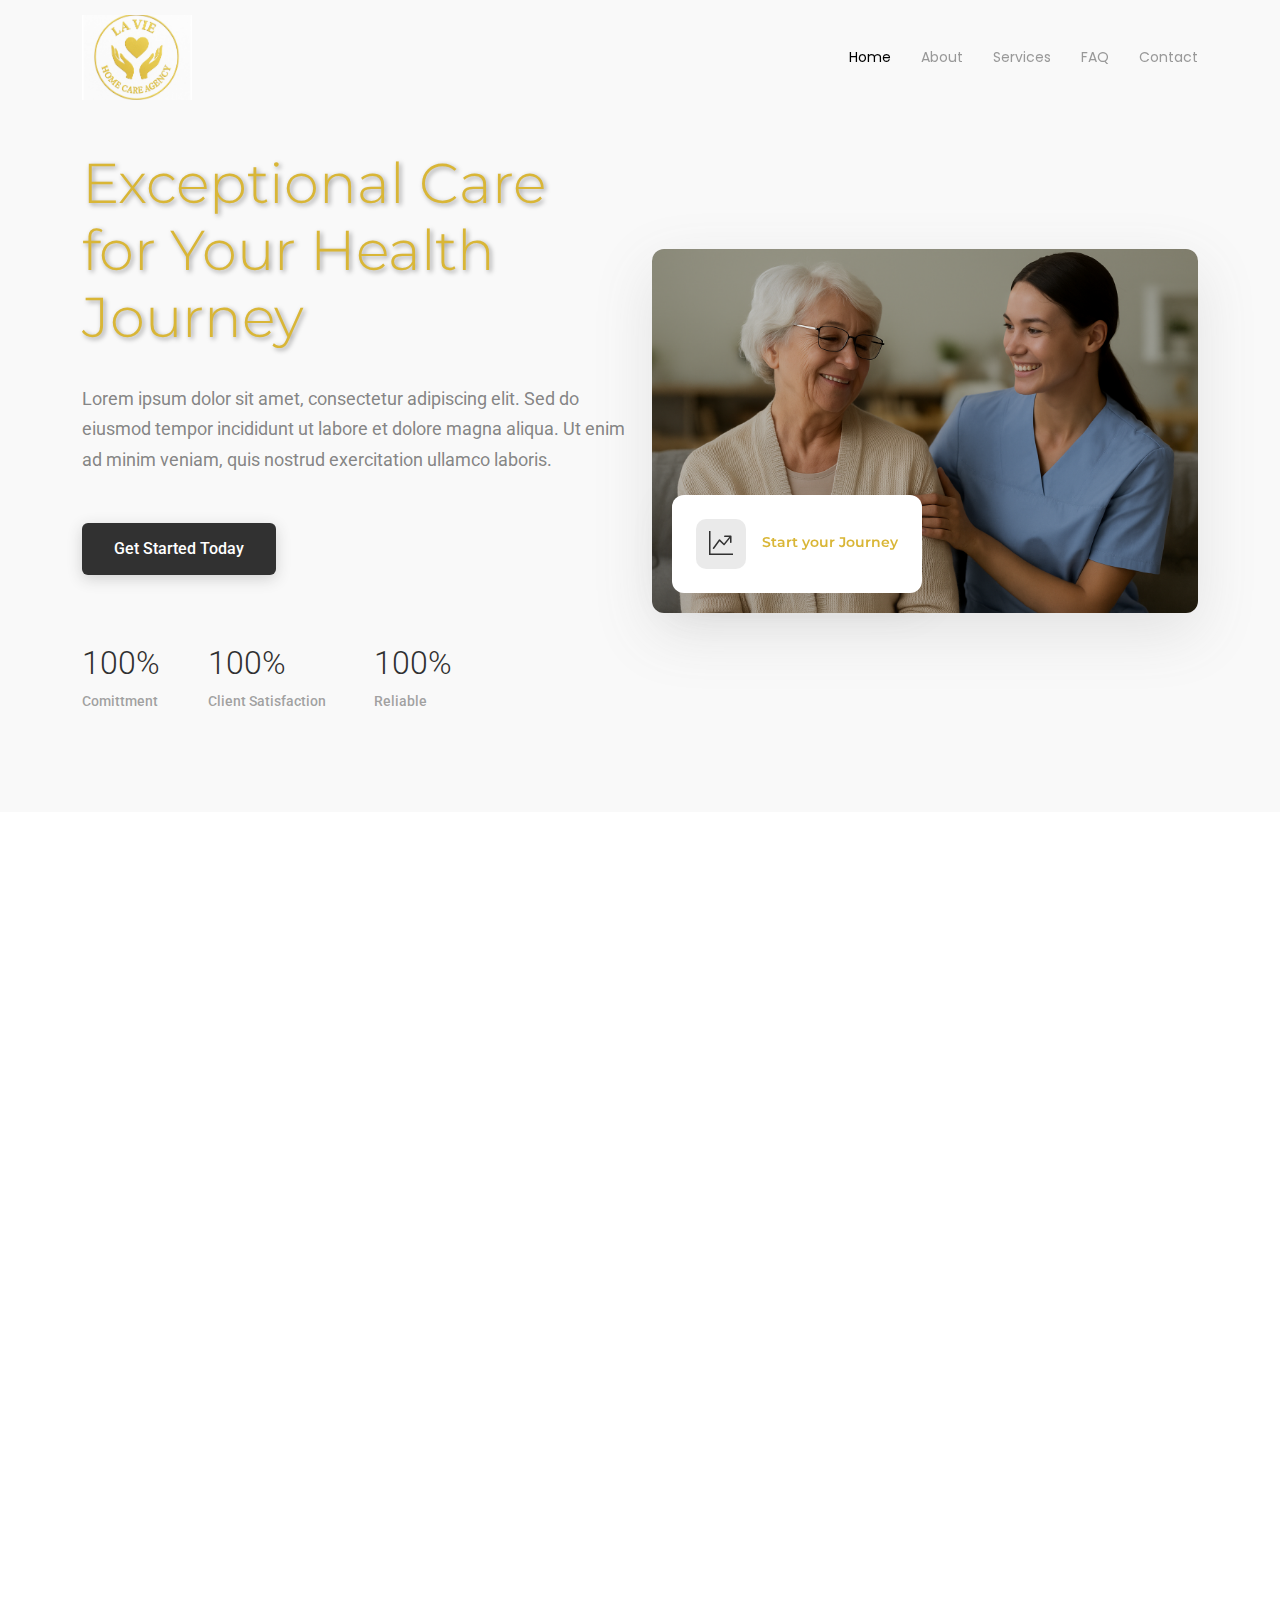
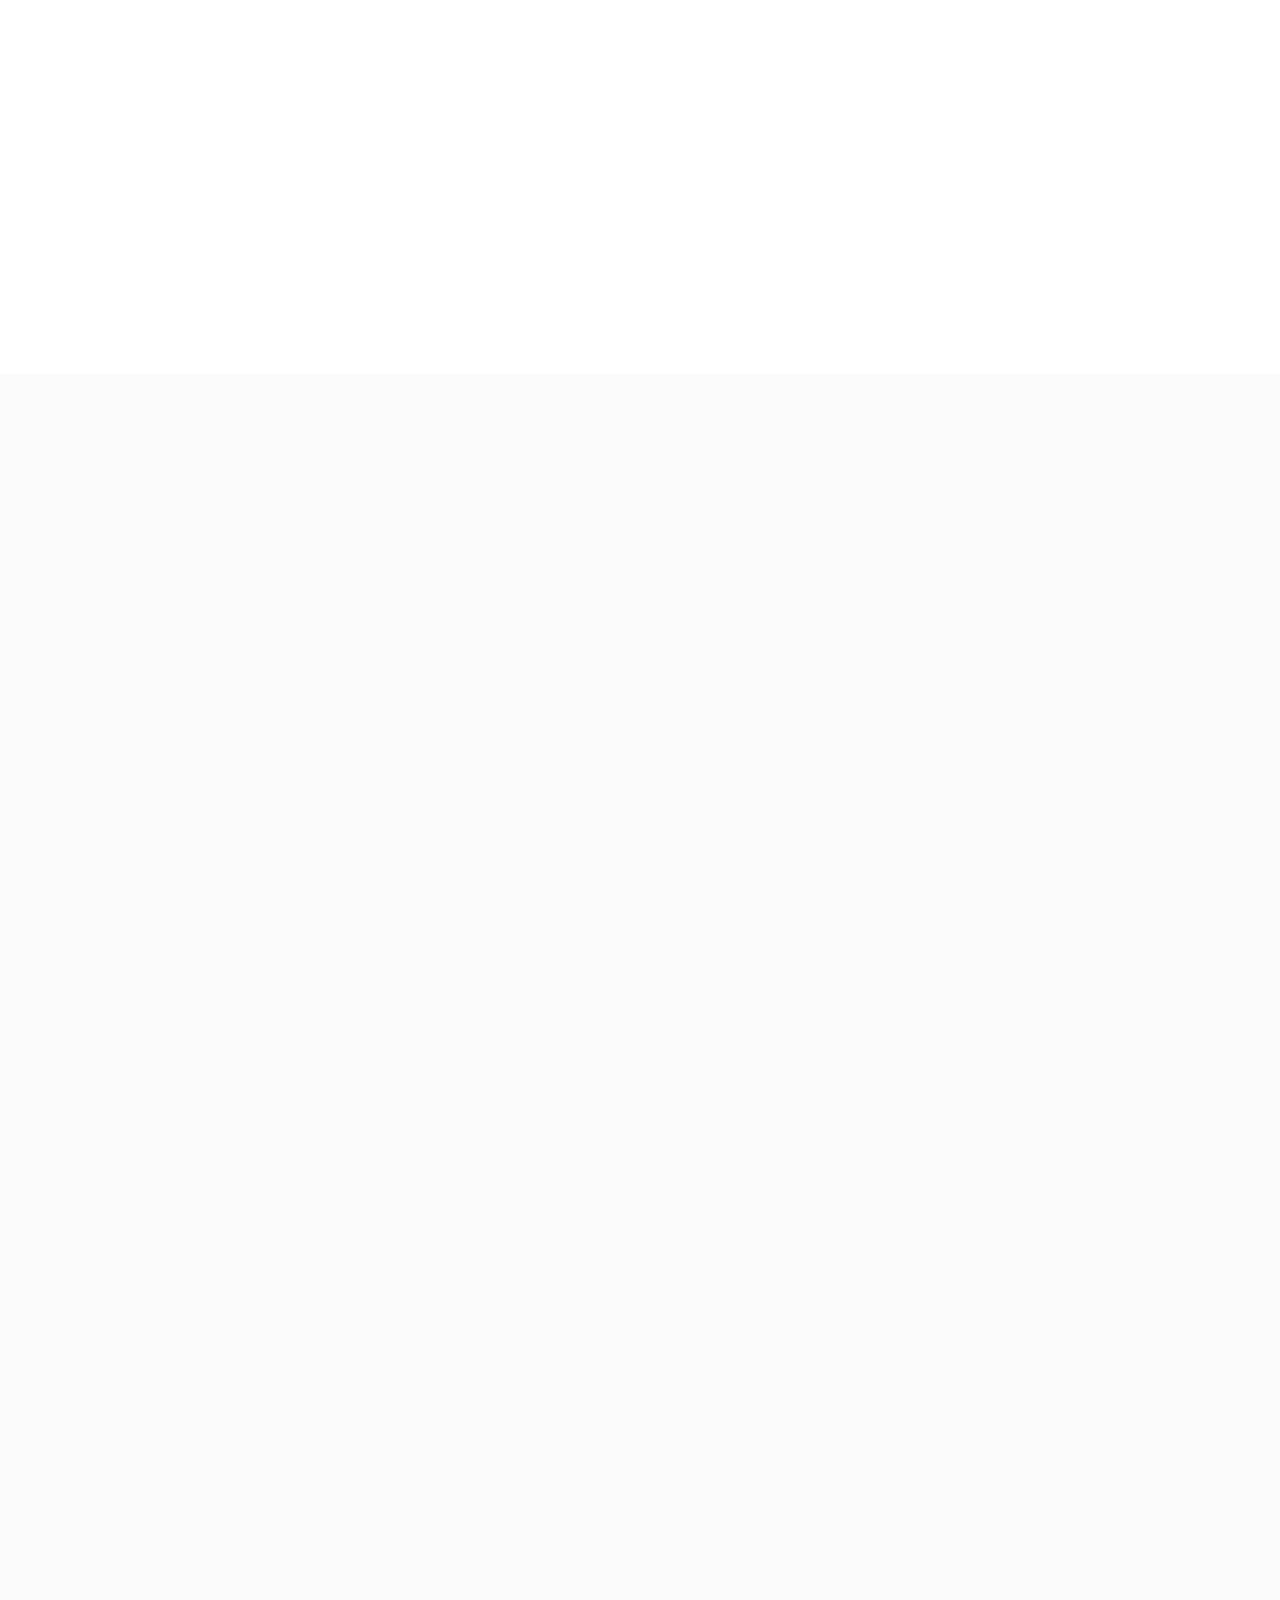
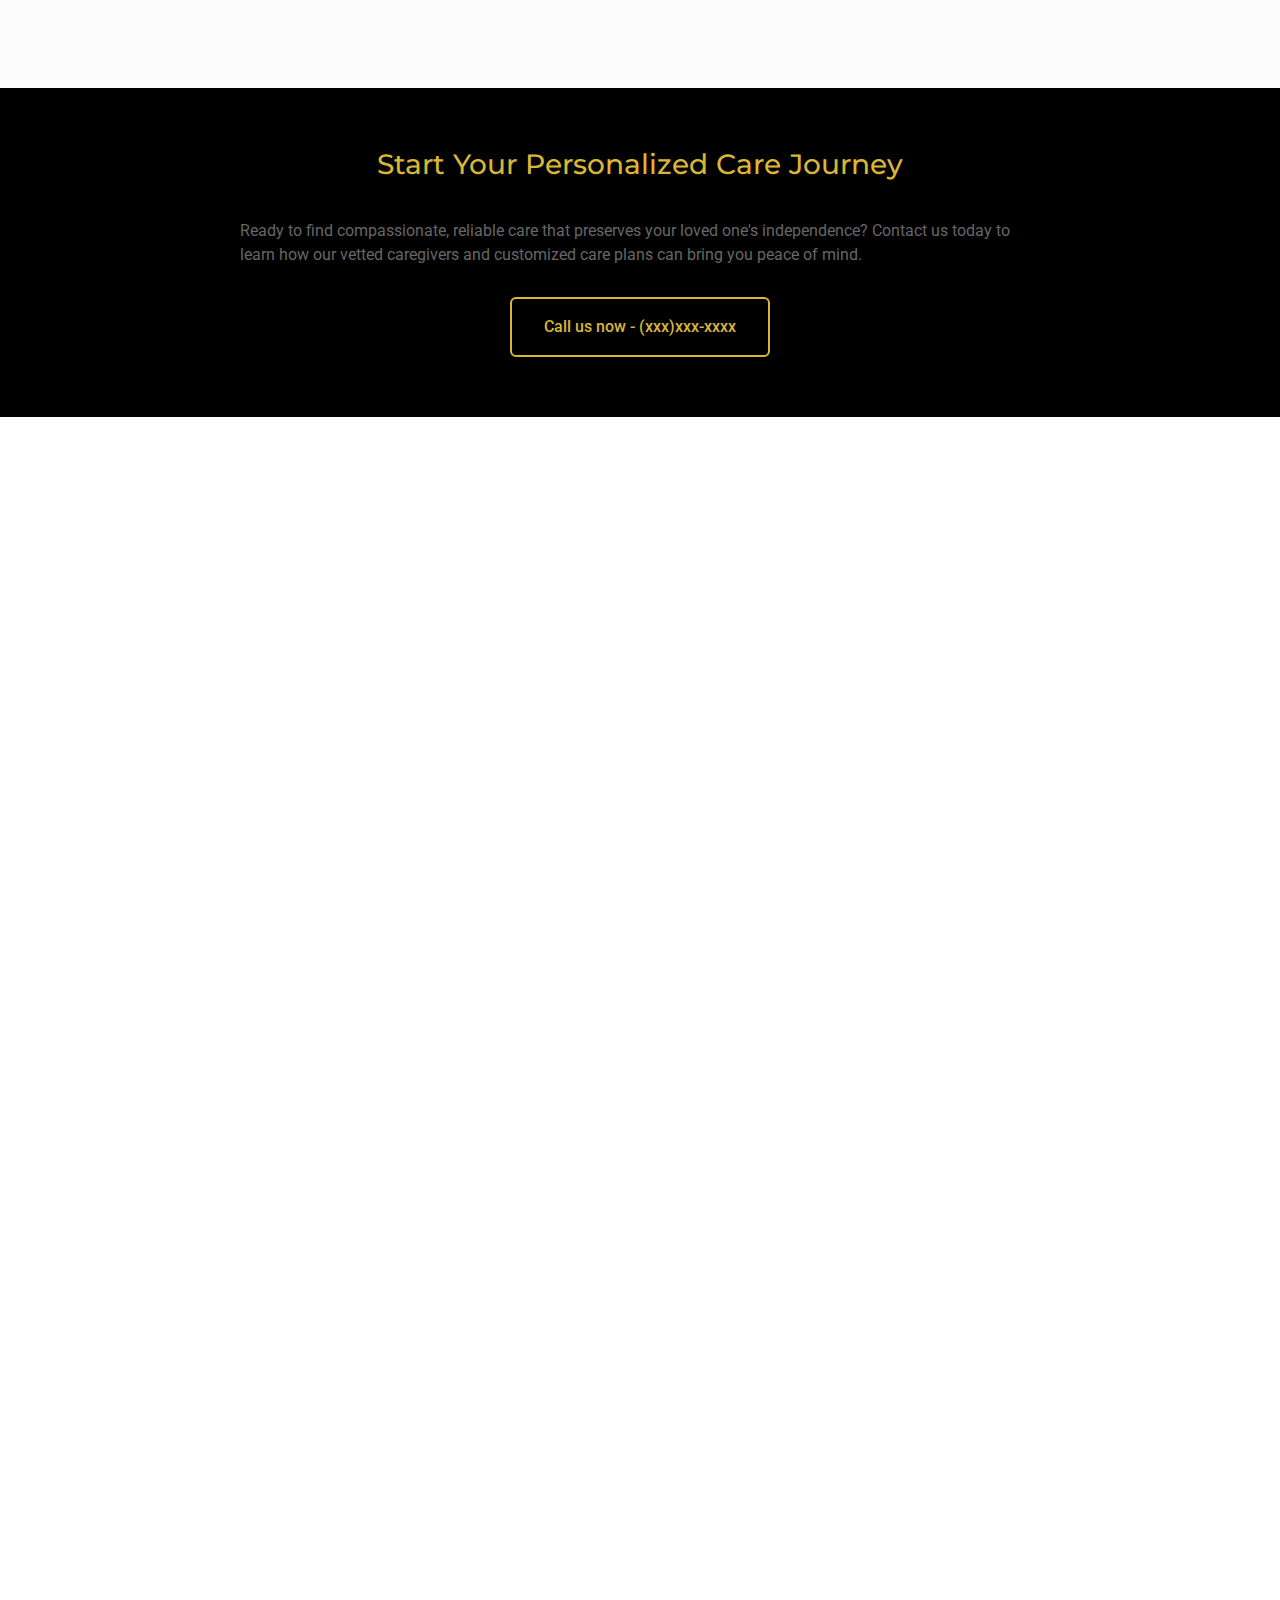
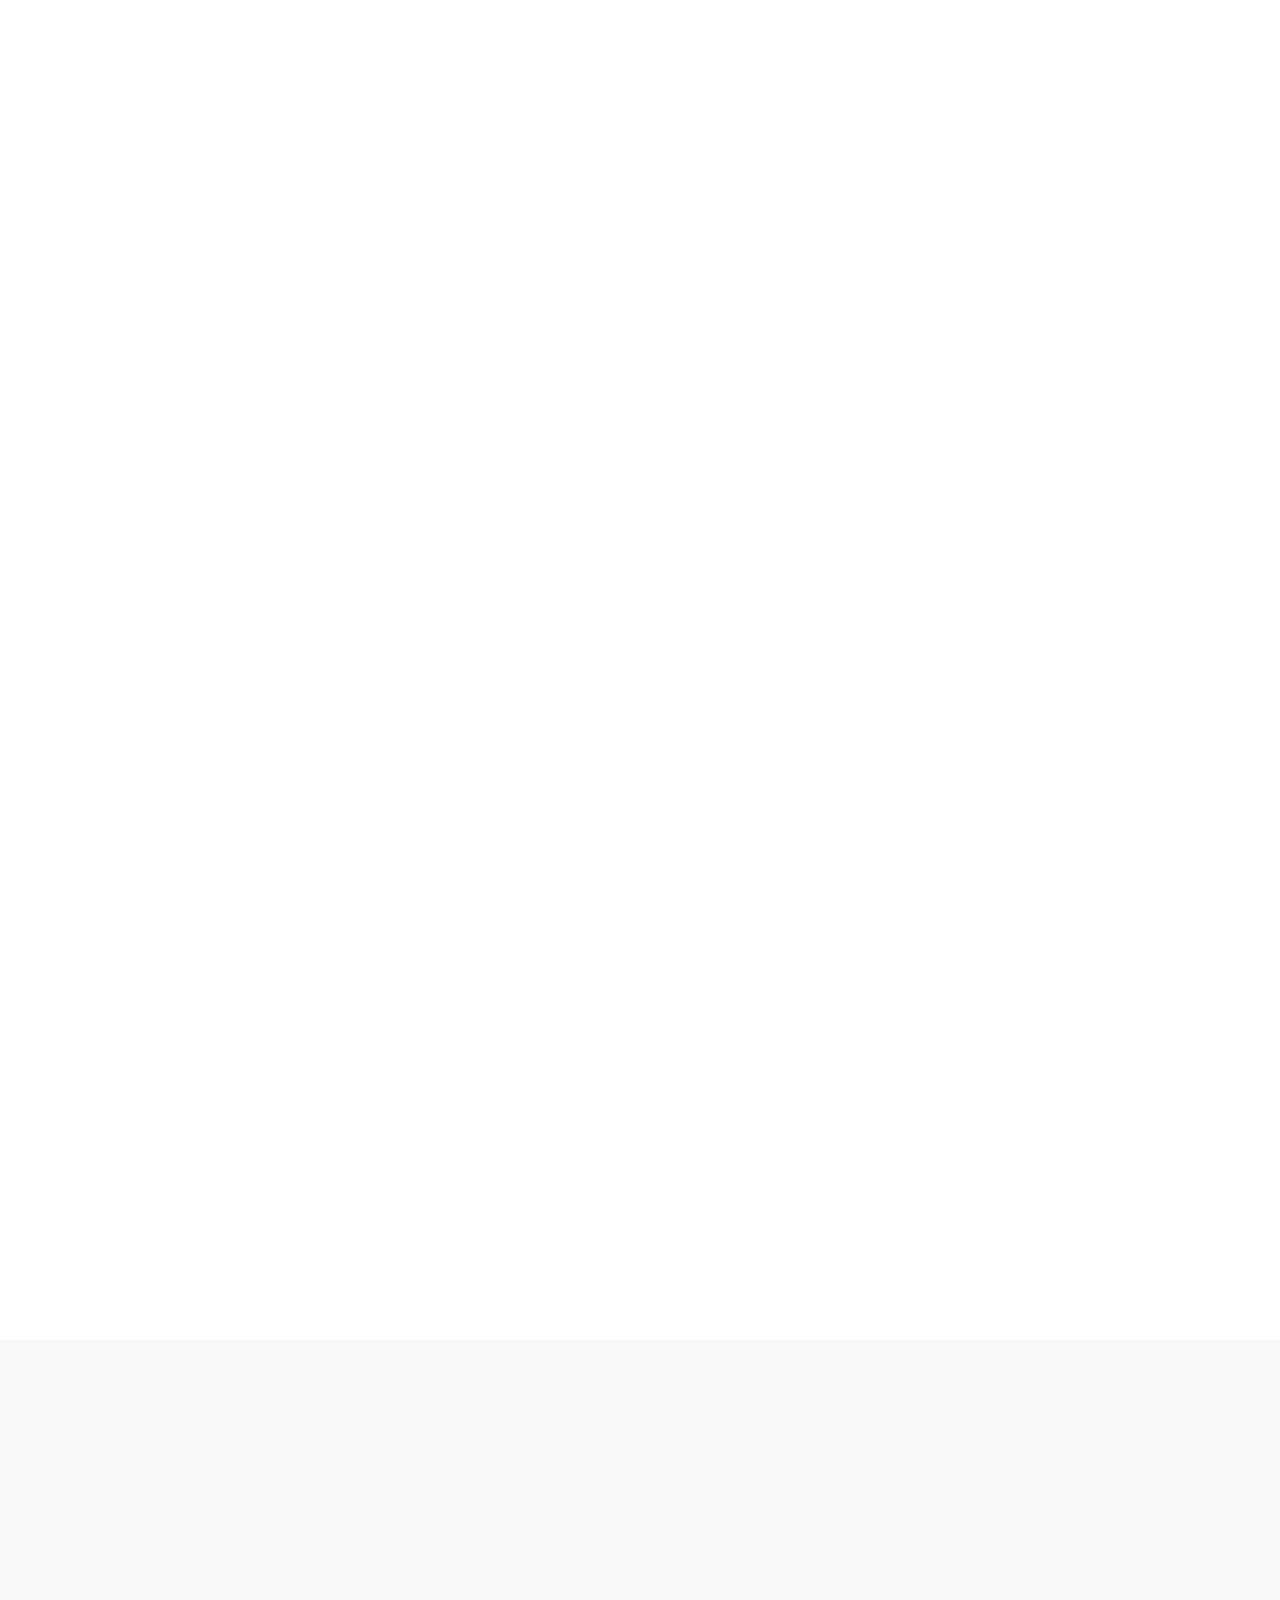
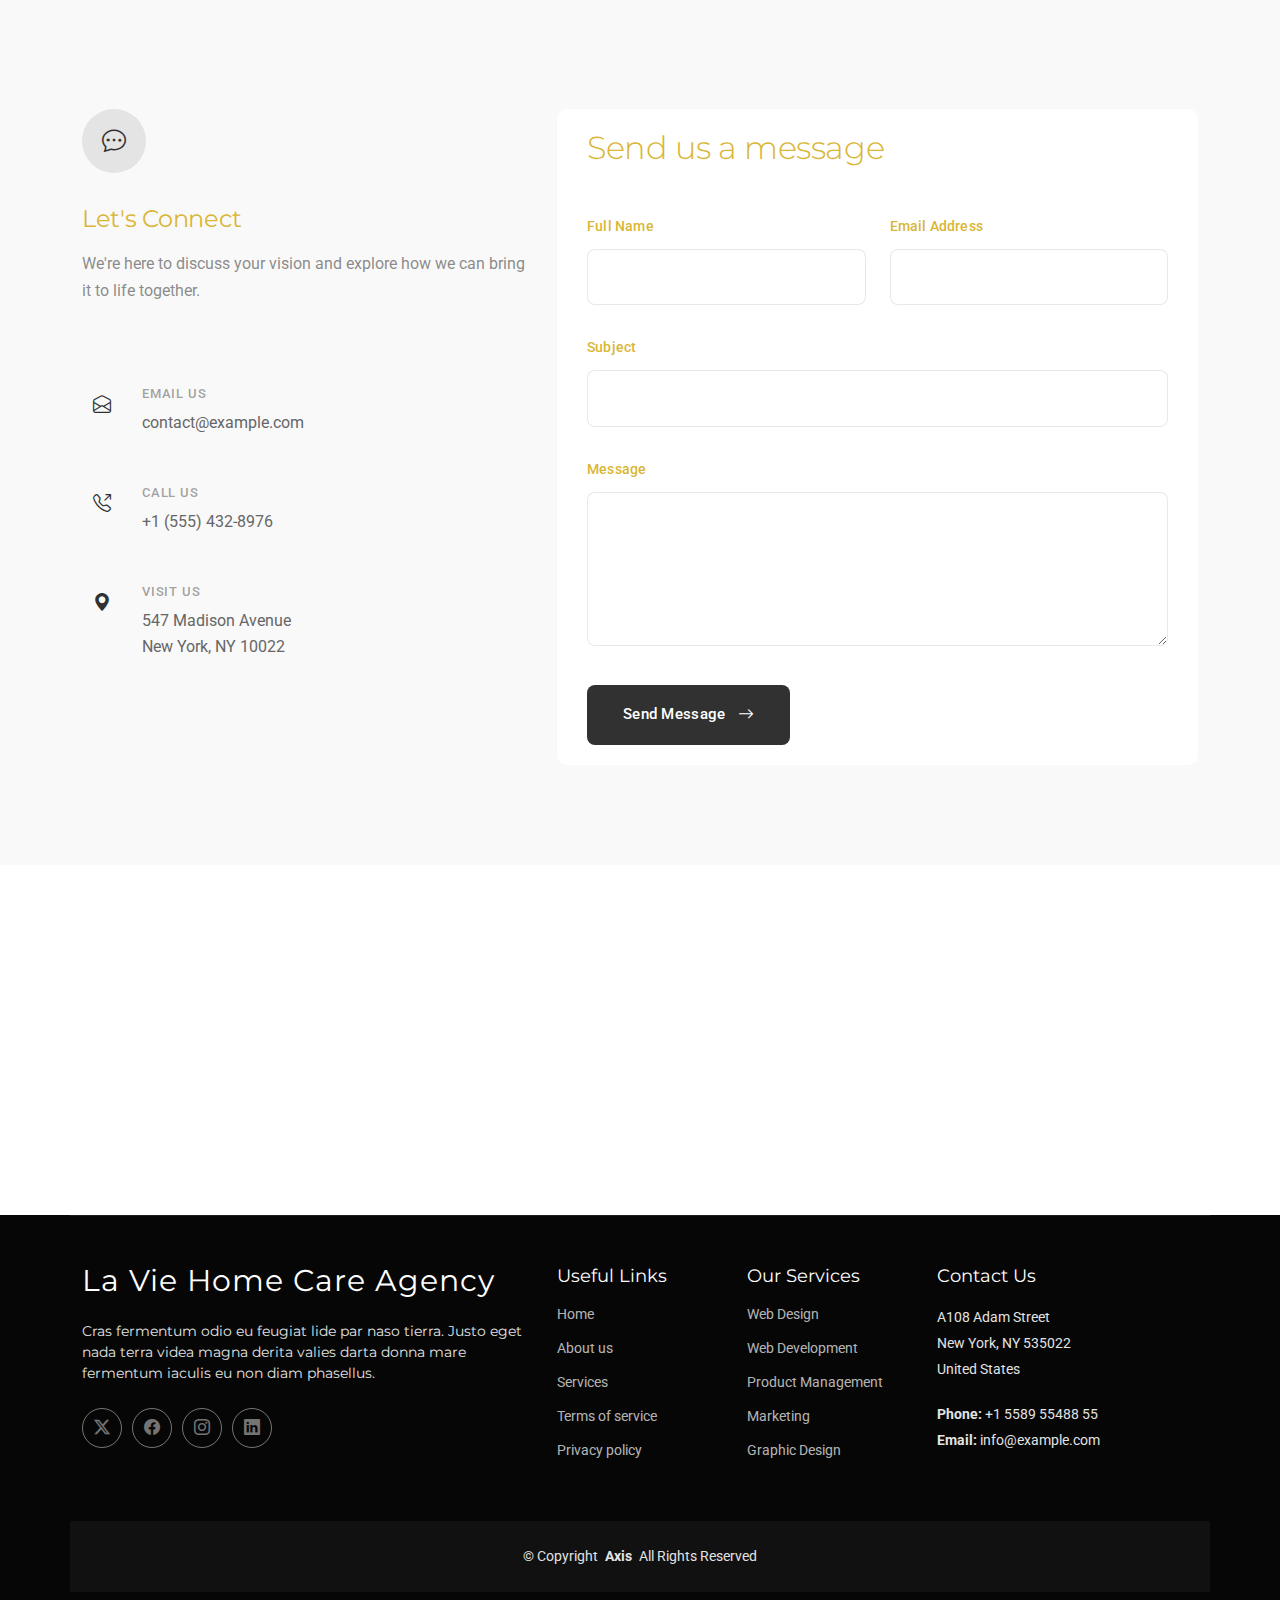
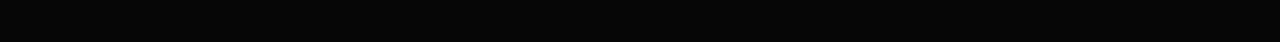
<file: index.html>
<!DOCTYPE html>
<html lang="en">
  <head>
    <meta charset="utf-8" />
    <meta content="width=device-width, initial-scale=1.0" name="viewport" />
    <title>Index - Axis Bootstrap Template</title>
    <meta name="description" content="" />
    <meta name="keywords" content="" />

    <!-- Favicons -->
    <link href="assets/img/favicon.png" rel="icon" />
    <link href="assets/img/apple-touch-icon.png" rel="apple-touch-icon" />

    <!-- Fonts -->
    <link href="https://fonts.googleapis.com" rel="preconnect" />
    <link href="https://fonts.gstatic.com" rel="preconnect" crossorigin />
    <link
      href="https://fonts.googleapis.com/css2?family=Roboto:ital,wght@0,100;0,300;0,400;0,500;0,700;0,900;1,100;1,300;1,400;1,500;1,700;1,900&family=Montserrat:ital,wght@0,100;0,200;0,300;0,400;0,500;0,600;0,700;0,800;0,900;1,100;1,200;1,300;1,400;1,500;1,600;1,700;1,800;1,900&family=Poppins:ital,wght@0,100;0,200;0,300;0,400;0,500;0,600;0,700;0,800;0,900;1,100;1,200;1,300;1,400;1,500;1,600;1,700;1,800;1,900&display=swap"
      rel="stylesheet"
    />

    <!-- Vendor CSS Files -->
    <link
      href="assets/vendor/bootstrap/css/bootstrap.min.css"
      rel="stylesheet"
    />
    <link
      href="assets/vendor/bootstrap-icons/bootstrap-icons.css"
      rel="stylesheet"
    />
    <link href="assets/vendor/aos/aos.css" rel="stylesheet" />
    <link
      href="assets/vendor/glightbox/css/glightbox.min.css"
      rel="stylesheet"
    />
    <link href="assets/vendor/swiper/swiper-bundle.min.css" rel="stylesheet" />

    <!-- Main CSS File -->
    <link href="assets/css/main.css" rel="stylesheet" />
  </head>

  <body class="index-page">
    <header id="header" class="header d-flex align-items-center fixed-top">
      <div
        class="container-fluid container-xl position-relative d-flex align-items-center justify-content-between"
      >
        <a href="index.html" class="logo d-flex align-items-center">
          <!-- Uncomment the line below if you also wish to use an image logo -->
          <img src="assets/img/logo.png" alt="La Vie Home Care Agency" />
          <!--<h1 class="sitename">Axis</h1>-->
        </a>

        <nav id="navmenu" class="navmenu">
          <ul>
            <li><a href="#hero" class="active">Home</a></li>
            <li><a href="#about">About</a></li>
            <li><a href="#services">Services</a></li>
            <li><a href="#portfolio">FAQ</a></li>
            <li><a href="#contact">Contact</a></li>
          </ul>
          <i class="mobile-nav-toggle d-xl-none bi bi-list"></i>
        </nav>
      </div>
    </header>

    <main class="main">
      <!-- Hero Section -->
      <section id="hero" class="hero section light-background">
        <div class="container" data-aos="fade-up" data-aos-delay="100">
          <div class="row align-items-center">
            <div class="col-lg-6">
              <div class="hero-content">
                <h1 data-aos="fade-up" data-aos-delay="200">
                  Exceptional Care for Your Health Journey
                </h1>
                <p data-aos="fade-up" data-aos-delay="300">
                  Lorem ipsum dolor sit amet, consectetur adipiscing elit. Sed
                  do eiusmod tempor incididunt ut labore et dolore magna aliqua.
                  Ut enim ad minim veniam, quis nostrud exercitation ullamco
                  laboris.
                </p>
                <div class="hero-cta" data-aos="fade-up" data-aos-delay="400">
                  <a href="#about" class="btn-primary">Get Started Today</a>
                  <!-- <a
                    href="#https://www.youtube.com/watch?v=Y7f98aduVJ8"
                    class="btn-secondary glightbox"
                  >
                    <i class="bi bi-play-circle"></i>
                    Watch Demo
                  </a>-->
                </div>
                <div class="hero-stats" data-aos="fade-up" data-aos-delay="500">
                  <div class="stat-item">
                    <div class="stat-number">100%</div>
                    <div class="stat-label">Comittment</div>
                  </div>
                  <div class="stat-item">
                    <div class="stat-number">100%</div>
                    <div class="stat-label">Client Satisfaction</div>
                  </div>
                  <div class="stat-item">
                    <div class="stat-number">100%</div>
                    <div class="stat-label">Reliable</div>
                  </div>
                </div>
              </div>
            </div>

            <div class="col-lg-6">
              <div class="hero-image" data-aos="fade-left" data-aos-delay="300">
                <img
                  src="assets/img/home-agency-3.png"
                  alt="Business Success"
                  class="img-fluid"
                />
                <div
                  class="floating-card"
                  data-aos="zoom-in"
                  data-aos-delay="600"
                >
                  <div class="card-icon">
                    <i class="bi bi-graph-up-arrow"></i>
                  </div>
                  <div class="card-content">
                    <h5>Start your Journey</h5>
                    <!--<div class="growth-percentage">100%</div>-->
                  </div>
                </div>
              </div>
            </div>
          </div>
        </div>
      </section>
      <!-- /Hero Section -->

      <!-- About Section -->
      <section id="about" class="about section">
        <!-- Section Title -->
        <div class="container section-title" data-aos="fade-up">
          <span class="subtitle">About</span>
          <h2>About Us</h2>
          <p>
            Necessitatibus eius consequatur ex aliquid fuga eum quidem sint
            consectetur velit. Sed ut perspiciatis unde omnis iste natus error
            sit voluptatem accusantium doloremque laudantium totam rem aperiam
          </p>
        </div>
        <!-- End Section Title -->

        <div class="container" data-aos="fade-up" data-aos-delay="100">
          <div class="row align-items-center">
            <div class="col-lg-6" data-aos="fade-right" data-aos-delay="200">
              <div class="content">
                <h2>Crafting Excellence Through Innovation and Dedication</h2>
                <p class="lead">
                  We are passionate professionals committed to delivering
                  exceptional results that exceed expectations and drive
                  meaningful transformation.
                </p>

                <p>
                  Lorem ipsum dolor sit amet, consectetur adipiscing elit, sed
                  do eiusmod tempor incididunt ut labore et dolore magna aliqua.
                  Ut enim ad minim veniam, quis nostrud exercitation ullamco
                  laboris nisi ut aliquip ex ea commodo consequat.
                </p>

                <p>
                  Duis aute irure dolor in reprehenderit in voluptate velit esse
                  cillum dolore eu fugiat nulla pariatur. Excepteur sint
                  occaecat cupidatat non proident, sunt in culpa qui officia
                  deserunt mollit anim id est laborum.
                </p>

                <!--<div class="stats-row">
                  <div class="stat-item">
                    <div
                      class="stat-number purecounter"
                      data-purecounter-start="0"
                      data-purecounter-end="15"
                      data-purecounter-duration="1"
                    ></div>
                    <div class="stat-label">Years Experience</div>
                  </div>
                  <div class="stat-item">
                    <div
                      class="stat-number purecounter"
                      data-purecounter-start="0"
                      data-purecounter-end="850"
                      data-purecounter-duration="1"
                    ></div>
                    <div class="stat-label">Projects Completed</div>
                  </div>
                  <div class="stat-item">
                    <div
                      class="stat-number purecounter"
                      data-purecounter-start="0"
                      data-purecounter-end="240"
                      data-purecounter-duration="1"
                    ></div>
                    <div class="stat-label">Happy Clients</div>
                  </div>
                </div>-->

                <div class="cta-section">
                  <a href="#" team="" class="btn-outline">Reach out today</a>
                </div>
              </div>
            </div>

            <div class="col-lg-6" data-aos="fade-left" data-aos-delay="300">
              <div class="image-wrapper">
                <img
                  src="assets/img/about/about-square-12.webp"
                  alt="About us"
                  class="img-fluid"
                />
                <div
                  class="floating-card"
                  data-aos="zoom-in"
                  data-aos-delay="500"
                >
                  <div class="card-content">
                    <div class="icon">
                      <i class="bi bi-award"></i>
                    </div>
                    <div class="text">
                      <h4>Recommended</h4>
                      <p>Recognized for excellence in our industry</p>
                    </div>
                  </div>
                </div>
              </div>
            </div>
          </div>
        </div>
      </section>
      <!-- /About Section -->

      <!-- Services Section -->
      <section id="services" class="services section">
        <!-- Section Title -->
        <div class="container section-title" data-aos="fade-up">
          <span class="subtitle">Services</span>
          <h2>What We Do Offer</h2>
          <p>
            Necessitatibus eius consequatur ex aliquid fuga eum quidem sint
            consectetur velit. Sed ut perspiciatis unde omnis iste natus error
            sit voluptatem accusantium doloremque laudantium totam rem aperiam
          </p>
        </div>
        <!-- End Section Title -->

        <div class="container" data-aos="fade-up" data-aos-delay="100">
          <div class="row gy-5">
            <div
              class="col-lg-4 col-md-6"
              data-aos="fade-up"
              data-aos-delay="200"
            >
              <div class="service-item">
                <div class="service-icon">
                  <i class="bi bi-graph-up-arrow"></i>
                </div>
                <h3>Strategic Consulting</h3>
                <p>
                  Pellentesque habitant morbi tristique senectus et netus et
                  malesuada fames ac turpis egestas. Vestibulum tortor quam.
                </p>
                <a href="service-details.html" class="service-link">
                  Learn More <i class="bi bi-arrow-right"></i>
                </a>
              </div>
            </div>
            <!-- End Service Item -->

            <div
              class="col-lg-4 col-md-6"
              data-aos="fade-up"
              data-aos-delay="300"
            >
              <div class="service-item">
                <div class="service-icon">
                  <i class="bi bi-palette"></i>
                </div>
                <h3>Brand Development</h3>
                <p>
                  Sed do eiusmod tempor incididunt ut labore et dolore magna
                  aliqua. Ut enim ad minim veniam quis nostrud exercitation.
                </p>
                <a href="service-details.html" class="service-link">
                  Learn More <i class="bi bi-arrow-right"></i>
                </a>
              </div>
            </div>
            <!-- End Service Item -->

            <div
              class="col-lg-4 col-md-6"
              data-aos="fade-up"
              data-aos-delay="400"
            >
              <div class="service-item">
                <div class="service-icon">
                  <i class="bi bi-code-slash"></i>
                </div>
                <h3>Digital Solutions</h3>
                <p>
                  Lorem ipsum dolor sit amet consectetur adipiscing elit. Mauris
                  vitae congue nulla. Proin eget tortor risus vestibulum.
                </p>
                <a href="service-details.html" class="service-link">
                  Learn More <i class="bi bi-arrow-right"></i>
                </a>
              </div>
            </div>
            <!-- End Service Item -->

            <div
              class="col-lg-4 col-md-6"
              data-aos="fade-up"
              data-aos-delay="200"
            >
              <div class="service-item">
                <div class="service-icon">
                  <i class="bi bi-megaphone"></i>
                </div>
                <h3>Marketing Strategy</h3>
                <p>
                  Vivamus magna justo lacinia eget consectetur sed convallis at
                  tellus. Cras ultricies ligula sed magna dictum porta.
                </p>
                <a href="service-details.html" class="service-link">
                  Learn More <i class="bi bi-arrow-right"></i>
                </a>
              </div>
            </div>
            <!-- End Service Item -->

            <div
              class="col-lg-4 col-md-6"
              data-aos="fade-up"
              data-aos-delay="300"
            >
              <div class="service-item">
                <div class="service-icon">
                  <i class="bi bi-people"></i>
                </div>
                <h3>Team Building</h3>
                <p>
                  Donec rutrum congue leo eget malesuada. Vestibulum ac diam sit
                  amet quam vehicula elementum sed sit amet dui.
                </p>
                <a href="service-details.html" class="service-link">
                  Learn More <i class="bi bi-arrow-right"></i>
                </a>
              </div>
            </div>
            <!-- End Service Item -->

            <div
              class="col-lg-4 col-md-6"
              data-aos="fade-up"
              data-aos-delay="400"
            >
              <div class="service-item">
                <div class="service-icon">
                  <i class="bi bi-bar-chart"></i>
                </div>
                <h3>Data Analytics</h3>
                <p>
                  Nulla porttitor accumsan tincidunt. Mauris blandit aliquet
                  elit eget tincidunt nibh pulvinar a. Sed porttitor lectus
                  nibh.
                </p>
                <a href="service-details.html" class="service-link">
                  Learn More <i class="bi bi-arrow-right"></i>
                </a>
              </div>
            </div>
            <!-- End Service Item -->
          </div>
        </div>
      </section>
      <!-- /Services Section -->

      <!--call ut section-->
      <section class="call-out">
        <div class="call-out-wrapper">
          <h3>Start Your Personalized Care Journey</h3>
          <div>
            Ready to find compassionate, reliable care that preserves your loved
            one's independence? Contact us today to learn how our vetted
            caregivers and customized care plans can bring you peace of mind.
          </div>
          <div class="cta-section">
            <a href="#" team="" class="btn-outline"
              >Call us now - (xxx)xxx-xxxx</a
            >
          </div>
        </div>
      </section>

      <!-- Why Us Section -->
      <section id="why-us" class="why-us section">
        <!-- Section Title -->
        <div class="container section-title" data-aos="fade-up">
          <span class="subtitle">Why Us</span>
          <h2>Why Choose Us</h2>
        </div>
        <!-- End Section Title -->

        <div class="container" data-aos="fade-up" data-aos-delay="100">
          <div class="row">
            <div
              class="col-lg-6 why-choose-us-wrapper"
              data-aos="fade-right"
              data-aos-delay="200"
            >
              <div class="content">
                <p>
                  Caring for Your Loved Ones is Our Privilege. Choosing the
                  right home care agency is one of the most important decisions
                  you'll make. At La Vie Home Care Agency, we understand the
                  trust you place in us. That's why we don't just provide
                  services—we deliver compassionate, personalized care that
                  allows your loved one to thrive comfortably and safely in the
                  familiarity of their own home. Choose us for dedicated support
                  and the peace of mind you deserve.
                </p>
              </div>
            </div>
            <div class="col-lg-6" data-aos="fade-left" data-aos-delay="300">
              <div class="image-wrapper">
                <img
                  src="assets/img/home-agency-4.jpg"
                  alt="Professional team collaboration"
                  class="img-fluid"
                />
              </div>
            </div>
          </div>

          <div class="features-grid" data-aos="fade-up" data-aos-delay="400">
            <div class="row g-5">
              <div class="col-lg-6" data-aos="fade-up" data-aos-delay="100">
                <div class="feature-item">
                  <div class="icon-wrapper">
                    <i class="bi bi-lightbulb"></i>
                  </div>
                  <div class="feature-content">
                    <h3>Personalized, Client-Centered Care Plans</h3>
                    <p>
                      We never use a one-size-fits-all approach. Every client
                      receives a comprehensive assessment to develop a care plan
                      that is customized to their specific medical needs, daily
                      routines, and personal preferences. This ensures your
                      loved one receives exactly the right type and amount of
                      support to maintain their quality of life.
                    </p>
                  </div>
                </div>
              </div>
              <!-- End Feature Item -->

              <div class="col-lg-6" data-aos="fade-up" data-aos-delay="200">
                <div class="feature-item">
                  <div class="icon-wrapper">
                    <i class="bi bi-award"></i>
                  </div>
                  <div class="feature-content">
                    <h3>Highly Vetted and Compassionate Caregivers</h3>
                    <p>
                      Our team is the heart of our service. Every caregiver
                      undergoes a rigorous screening process, including thorough
                      background checks, extensive training, and continuous
                      professional development. We hire for both skill and
                      empathy, guaranteeing that your loved one is cared for by
                      a dedicated professional who treats them with dignity and
                      respect.
                    </p>
                  </div>
                </div>
              </div>
              <!-- End Feature Item -->

              <div class="col-lg-6" data-aos="fade-up" data-aos-delay="300">
                <div class="feature-item">
                  <div class="icon-wrapper">
                    <i class="bi bi-headset"></i>
                  </div>
                  <div class="feature-content">
                    <h3>Promoting Independence and Comfort at Home</h3>
                    <p>
                      Our primary goal is to help your loved one age gracefully
                      and safely in the familiar comfort of their own home. By
                      providing targeted assistance with daily tasks, medication
                      management, and mobility, we actively work to preserve
                      their independence and autonomy, reducing the stress and
                      disruption associated with moving to a facility.
                    </p>
                  </div>
                </div>
              </div>
              <!-- End Feature Item -->

              <div class="col-lg-6" data-aos="fade-up" data-aos-delay="400">
                <div class="feature-item">
                  <div class="icon-wrapper">
                    <i class="bi bi-graph-up-arrow"></i>
                  </div>
                  <div class="feature-content">
                    <h3>Reliable 24/7 Support and Peace of Mind</h3>
                    <p>
                      We know that care needs don't follow a schedule. Our
                      agency offers around-the-clock support, including
                      emergency response and scheduled shift coverage. You can
                      rest easy knowing that our management team is always
                      available to ensure seamless communication, immediate
                      adjustments to care, and complete peace of mind for you
                      and your family.
                    </p>
                  </div>
                </div>
              </div>
              <!-- End Feature Item -->
            </div>
          </div>
        </div>
      </section>
      <!-- /Why Us Section -->

      <!-- Testimonials Section -->
      <section id="testimonials" class="testimonials section">
        <!-- Section Title -->
        <div class="container section-title" data-aos="fade-up">
          <span class="subtitle">Testimonials</span>
          <h2>What They Say</h2>
          <p>
            Necessitatibus eius consequatur ex aliquid fuga eum quidem sint
            consectetur velit. Sed ut perspiciatis unde omnis iste natus error
            sit voluptatem accusantium doloremque laudantium totam rem aperiam
          </p>
        </div>
        <!-- End Section Title -->

        <div class="container" data-aos="fade-up" data-aos-delay="100">
          <div class="testimonial-slider swiper init-swiper">
            <script type="application/json" class="swiper-config">
              {
                "loop": true,
                "speed": 600,
                "autoplay": {
                  "delay": 4000
                },
                "slidesPerView": 1,
                "spaceBetween": 30,
                "navigation": {
                  "nextEl": ".swiper-button-next",
                  "prevEl": ".swiper-button-prev"
                },
                "breakpoints": {
                  "768": {
                    "slidesPerView": 2
                  },
                  "1200": {
                    "slidesPerView": 3
                  }
                }
              }
            </script>

            <div class="swiper-wrapper">
              <!-- Testimonial Slide 1 -->
              <div class="swiper-slide">
                <div
                  class="testimonial-item"
                  data-aos="zoom-in"
                  data-aos-delay="200"
                >
                  <div class="testimonial-header">
                    <div class="rating">
                      <i class="bi bi-star-fill"></i>
                      <i class="bi bi-star-fill"></i>
                      <i class="bi bi-star-fill"></i>
                      <i class="bi bi-star-fill"></i>
                      <i class="bi bi-star-fill"></i>
                    </div>
                  </div>
                  <div class="testimonial-body">
                    <p>
                      Excepteur sint occaecat cupidatat non proident, sunt in
                      culpa qui officia deserunt mollit anim id est laborum
                      consectetur adipiscing elit sed eiusmod tempor.
                    </p>
                  </div>
                  <div class="testimonial-footer">
                    <h5>Jessica Martinez</h5>
                    <span>UX Designer</span>
                    <div class="quote-icon">
                      <i class="bi bi-chat-quote-fill"></i>
                    </div>
                  </div>
                </div>
              </div>
              <!-- End Testimonial Slide -->

              <!-- Testimonial Slide 2 -->
              <div class="swiper-slide">
                <div
                  class="testimonial-item"
                  data-aos="zoom-in"
                  data-aos-delay="300"
                >
                  <div class="testimonial-header">
                    <div class="rating">
                      <i class="bi bi-star-fill"></i>
                      <i class="bi bi-star-fill"></i>
                      <i class="bi bi-star-fill"></i>
                      <i class="bi bi-star-fill"></i>
                      <i class="bi bi-star-fill"></i>
                    </div>
                  </div>
                  <div class="testimonial-body">
                    <p>
                      Duis aute irure dolor in reprehenderit in voluptate velit
                      esse cillum dolore eu fugiat nulla pariatur excepteur sint
                      occaecat cupidatat non proident sunt in culpa.
                    </p>
                  </div>
                  <div class="testimonial-footer">
                    <h5>David Rodriguez</h5>
                    <span>Software Engineer</span>
                    <div class="quote-icon">
                      <i class="bi bi-chat-quote-fill"></i>
                    </div>
                  </div>
                </div>
              </div>
              <!-- End Testimonial Slide -->

              <!-- Testimonial Slide 3 -->
              <div class="swiper-slide">
                <div
                  class="testimonial-item"
                  data-aos="zoom-in"
                  data-aos-delay="400"
                >
                  <div class="testimonial-header">
                    <div class="rating">
                      <i class="bi bi-star-fill"></i>
                      <i class="bi bi-star-fill"></i>
                      <i class="bi bi-star-fill"></i>
                      <i class="bi bi-star-fill"></i>
                      <i class="bi bi-star-fill"></i>
                    </div>
                  </div>
                  <div class="testimonial-body">
                    <p>
                      Lorem ipsum dolor sit amet consectetur adipiscing elit sed
                      do eiusmod tempor incididunt ut labore et dolore magna
                      aliqua ut enim ad minim veniam quis nostrud.
                    </p>
                  </div>
                  <div class="testimonial-footer">
                    <h5>Amanda Wilson</h5>
                    <span>Creative Director</span>
                    <div class="quote-icon">
                      <i class="bi bi-chat-quote-fill"></i>
                    </div>
                  </div>
                </div>
              </div>
              <!-- End Testimonial Slide -->

              <!-- Testimonial Slide 4 -->
              <div class="swiper-slide">
                <div
                  class="testimonial-item"
                  data-aos="zoom-in"
                  data-aos-delay="500"
                >
                  <div class="testimonial-header">
                    <div class="rating">
                      <i class="bi bi-star-fill"></i>
                      <i class="bi bi-star-fill"></i>
                      <i class="bi bi-star-fill"></i>
                      <i class="bi bi-star-fill"></i>
                      <i class="bi bi-star-fill"></i>
                    </div>
                  </div>
                  <div class="testimonial-body">
                    <p>
                      Sed ut perspiciatis unde omnis iste natus error sit
                      voluptatem accusantium doloremque laudantium totam rem
                      aperiam eaque ipsa quae ab illo inventore veritatis.
                    </p>
                  </div>
                  <div class="testimonial-footer">
                    <h5>Ryan Thompson</h5>
                    <span>Business Analyst</span>
                    <div class="quote-icon">
                      <i class="bi bi-chat-quote-fill"></i>
                    </div>
                  </div>
                </div>
              </div>
              <!-- End Testimonial Slide -->

              <!-- Testimonial Slide 5 -->
              <div class="swiper-slide">
                <div
                  class="testimonial-item"
                  data-aos="zoom-in"
                  data-aos-delay="600"
                >
                  <div class="testimonial-header">
                    <div class="rating">
                      <i class="bi bi-star-fill"></i>
                      <i class="bi bi-star-fill"></i>
                      <i class="bi bi-star-fill"></i>
                      <i class="bi bi-star-fill"></i>
                      <i class="bi bi-star-fill"></i>
                    </div>
                  </div>
                  <div class="testimonial-body">
                    <p>
                      At vero eos et accusamus et iusto odio dignissimos ducimus
                      qui blanditiis praesentium voluptatum deleniti atque
                      corrupti quos dolores et quas molestias excepturi.
                    </p>
                  </div>
                  <div class="testimonial-footer">
                    <h5>Rachel Chen</h5>
                    <span>Project Manager</span>
                    <div class="quote-icon">
                      <i class="bi bi-chat-quote-fill"></i>
                    </div>
                  </div>
                </div>
              </div>
              <!-- End Testimonial Slide -->
            </div>

            <div class="swiper-navigation">
              <div class="swiper-button-prev"></div>
              <div class="swiper-button-next"></div>
            </div>
          </div>
        </div>
      </section>
      <!-- /Testimonials Section -->

      <!-- Contact Section -->
      <section id="contact" class="contact section light-background">
        <!-- Section Title -->
        <div class="container section-title" data-aos="fade-up">
          <span class="subtitle">Contact</span>
          <h2>Let's Connect</h2>
          <p>
            Necessitatibus eius consequatur ex aliquid fuga eum quidem sint
            consectetur velit. Sed ut perspiciatis unde omnis iste natus error
            sit voluptatem accusantium doloremque laudantium totam rem aperiam
          </p>
        </div>
        <!-- End Section Title -->

        <div class="container">
          <div class="row gy-4">
            <div class="col-lg-5">
              <div class="info-item">
                <div class="info-icon">
                  <i class="bi bi-chat-dots"></i>
                </div>
                <div class="info-content">
                  <h4>Let's Connect</h4>
                  <p>
                    We're here to discuss your vision and explore how we can
                    bring it to life together.
                  </p>
                </div>
              </div>

              <div class="contact-details">
                <div class="detail-item">
                  <div class="detail-icon">
                    <i class="bi bi-envelope-open"></i>
                  </div>
                  <div class="detail-content">
                    <span class="detail-label">Email us</span>
                    <span class="detail-value">contact@example.com</span>
                  </div>
                </div>

                <div class="detail-item">
                  <div class="detail-icon">
                    <i class="bi bi-telephone-outbound"></i>
                  </div>
                  <div class="detail-content">
                    <span class="detail-label">Call us</span>
                    <span class="detail-value">+1 (555) 432-8976</span>
                  </div>
                </div>

                <div class="detail-item">
                  <div class="detail-icon">
                    <i class="bi bi-geo-alt-fill"></i>
                  </div>
                  <div class="detail-content">
                    <span class="detail-label">Visit us</span>
                    <span class="detail-value"
                      >547 Madison Avenue<br />New York, NY 10022</span
                    >
                  </div>
                </div>
              </div>
            </div>

            <div class="col-lg-7">
              <div class="form-wrapper">
                <div class="form-header">
                  <h3>Send us a message</h3>
                </div>

                <form
                  action="forms/contact.php"
                  method="post"
                  class="php-email-form"
                >
                  <div class="row">
                    <div class="col-md-6">
                      <div class="form-group">
                        <label>Full Name</label>
                        <input type="text" name="name" required="" />
                      </div>
                    </div>
                    <div class="col-md-6">
                      <div class="form-group">
                        <label>Email Address</label>
                        <input type="email" name="email" required="" />
                      </div>
                    </div>
                  </div>

                  <div class="form-group">
                    <label>Subject</label>
                    <input type="text" name="subject" required="" />
                  </div>

                  <div class="form-group">
                    <label for="projectMessage">Message</label>
                    <textarea
                      name="message"
                      id="projectMessage"
                      rows="5"
                      required=""
                    ></textarea>
                  </div>

                  <div class="my-3">
                    <div class="loading">Loading</div>
                    <div class="error-message"></div>
                    <div class="sent-message">
                      Your message has been sent. Thank you!
                    </div>
                  </div>

                  <button type="submit" class="submit-btn">
                    <span>Send Message</span>
                    <i class="bi bi-arrow-right"></i>
                  </button>
                </form>
              </div>
            </div>
          </div>
        </div>
      </section>
      <!-- /Contact Section -->
    </main>

    <div class="map">
      <iframe
        src="https://www.google.com/maps/embed?pb=!1m14!1m8!1m3!1d48389.78314118045!2d-74.006138!3d40.710059!3m2!1i1024!2i768!4f13.1!3m3!1m2!1s0x89c25a22a3bda30d%3A0xb89d1fe6bc499443!2sDowntown%20Conference%20Center!5e0!3m2!1sen!2sus!4v1676961268712!5m2!1sen!2sus"
        width="100%"
        height="100%"
        style="border: 0"
        allowfullscreen=""
        loading="lazy"
        referrerpolicy="no-referrer-when-downgrade"
      ></iframe>
    </div>

    <footer id="footer" class="footer dark-background">
      <div class="container footer-top">
        <div class="row gy-4">
          <div class="col-lg-5 col-md-12 footer-about">
            <a href="index.html" class="logo d-flex align-items-center">
              <span class="sitename">La Vie Home Care Agency</span>
            </a>
            <p>
              Cras fermentum odio eu feugiat lide par naso tierra. Justo eget
              nada terra videa magna derita valies darta donna mare fermentum
              iaculis eu non diam phasellus.
            </p>
            <div class="social-links d-flex mt-4">
              <a href=""><i class="bi bi-twitter-x"></i></a>
              <a href=""><i class="bi bi-facebook"></i></a>
              <a href=""><i class="bi bi-instagram"></i></a>
              <a href=""><i class="bi bi-linkedin"></i></a>
            </div>
          </div>

          <div class="col-lg-2 col-6 footer-links">
            <h4>Useful Links</h4>
            <ul>
              <li><a href="#">Home</a></li>
              <li><a href="#">About us</a></li>
              <li><a href="#">Services</a></li>
              <li><a href="#">Terms of service</a></li>
              <li><a href="#">Privacy policy</a></li>
            </ul>
          </div>

          <div class="col-lg-2 col-6 footer-links">
            <h4>Our Services</h4>
            <ul>
              <li><a href="#">Web Design</a></li>
              <li><a href="#">Web Development</a></li>
              <li><a href="#">Product Management</a></li>
              <li><a href="#">Marketing</a></li>
              <li><a href="#">Graphic Design</a></li>
            </ul>
          </div>

          <div
            class="col-lg-3 col-md-12 footer-contact text-center text-md-start"
          >
            <h4>Contact Us</h4>
            <p>A108 Adam Street</p>
            <p>New York, NY 535022</p>
            <p>United States</p>
            <p class="mt-4">
              <strong>Phone:</strong> <span>+1 5589 55488 55</span>
            </p>
            <p><strong>Email:</strong> <span>info@example.com</span></p>
          </div>
        </div>
      </div>

      <div class="container copyright text-center mt-4">
        <p>
          © <span>Copyright</span> <strong class="px-1 sitename">Axis</strong>
          <span>All Rights Reserved</span>
        </p>
      </div>
    </footer>

    <!-- Scroll Top -->
    <a
      href="#"
      id="scroll-top"
      class="scroll-top d-flex align-items-center justify-content-center"
      ><i class="bi bi-arrow-up-short"></i
    ></a>

    <!-- Preloader -->
    <div id="preloader"></div>

    <!-- Vendor JS Files -->
    <script src="assets/vendor/bootstrap/js/bootstrap.bundle.min.js"></script>
    <script src="assets/vendor/php-email-form/validate.js"></script>
    <script src="assets/vendor/aos/aos.js"></script>
    <script src="assets/vendor/glightbox/js/glightbox.min.js"></script>
    <script src="assets/vendor/purecounter/purecounter_vanilla.js"></script>
    <script src="assets/vendor/imagesloaded/imagesloaded.pkgd.min.js"></script>
    <script src="assets/vendor/isotope-layout/isotope.pkgd.min.js"></script>
    <script src="assets/vendor/swiper/swiper-bundle.min.js"></script>

    <!-- Main JS File -->
    <script src="assets/js/main.js"></script>
  </body>
</html>
</file>
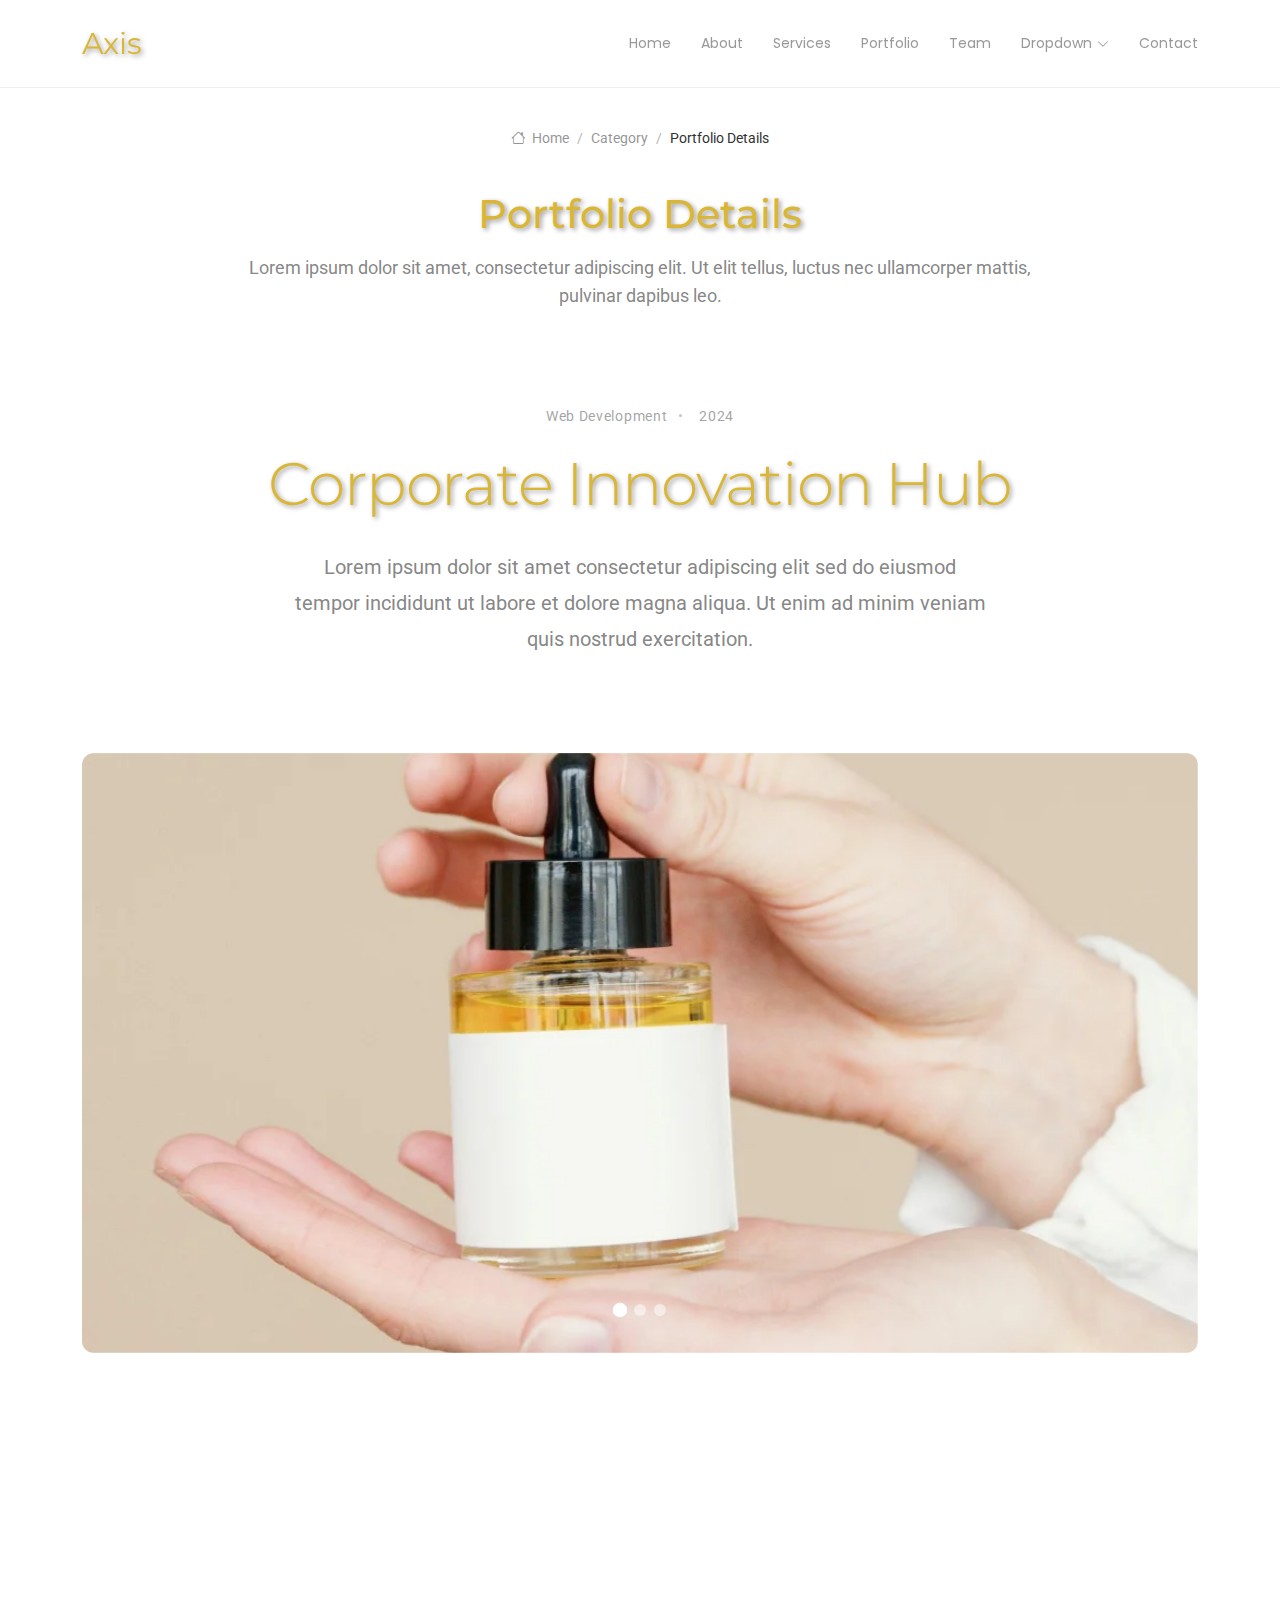
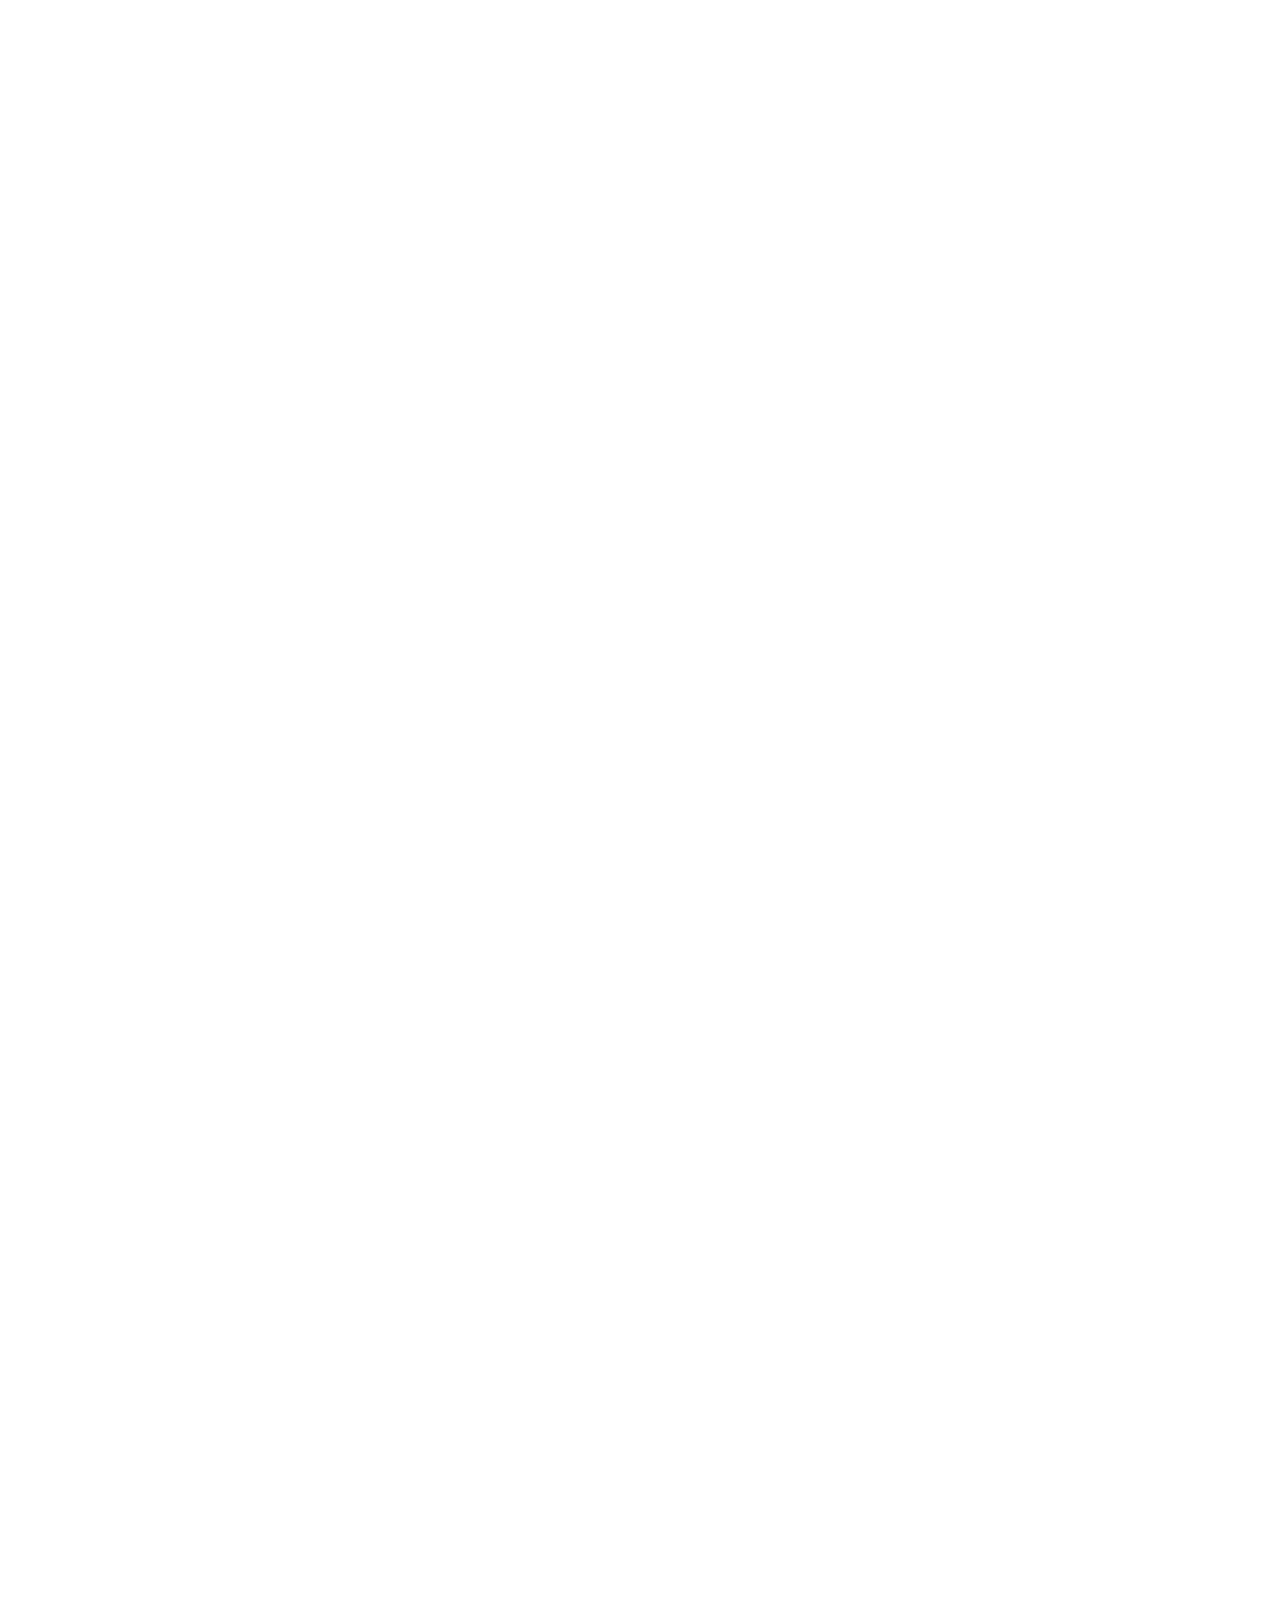
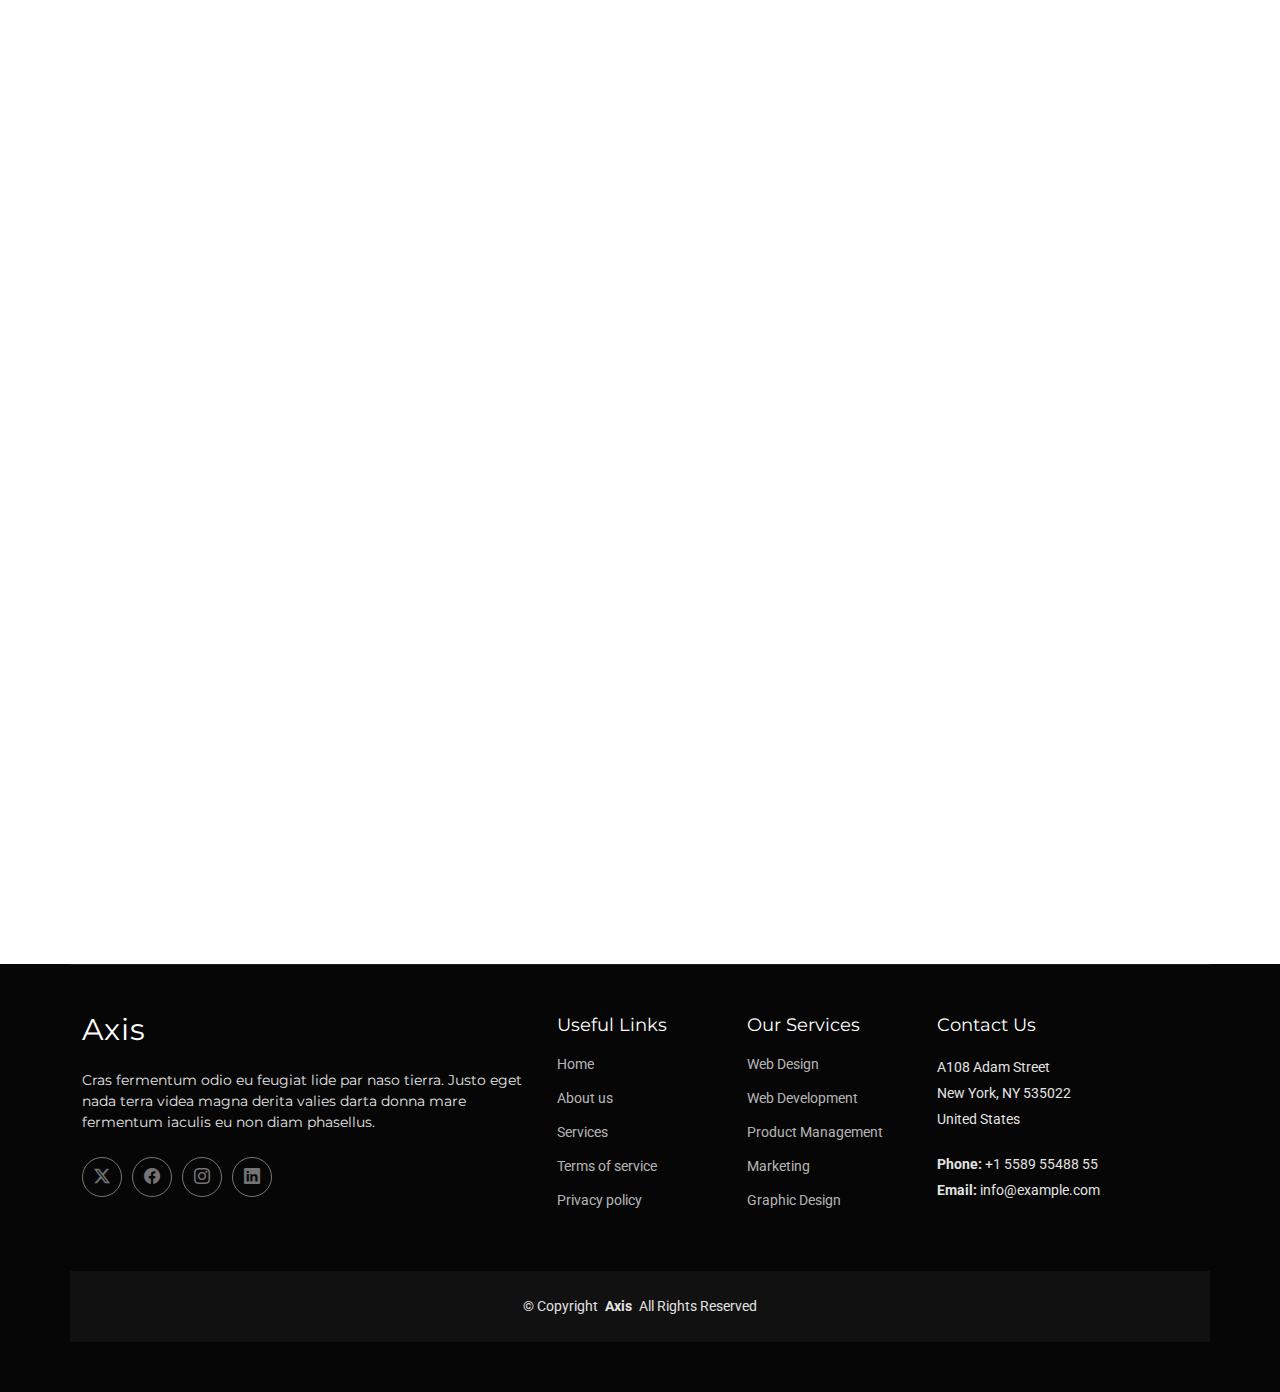
<file: portfolio-details.html>
<!DOCTYPE html>
<html lang="en">

<head>
  <meta charset="utf-8">
  <meta content="width=device-width, initial-scale=1.0" name="viewport">
  <title>Portfolio Details - Axis Bootstrap Template</title>
  <meta name="description" content="">
  <meta name="keywords" content="">

  <!-- Favicons -->
  <link href="assets/img/favicon.png" rel="icon">
  <link href="assets/img/apple-touch-icon.png" rel="apple-touch-icon">

  <!-- Fonts -->
  <link href="https://fonts.googleapis.com" rel="preconnect">
  <link href="https://fonts.gstatic.com" rel="preconnect" crossorigin>
  <link href="https://fonts.googleapis.com/css2?family=Roboto:ital,wght@0,100;0,300;0,400;0,500;0,700;0,900;1,100;1,300;1,400;1,500;1,700;1,900&family=Montserrat:ital,wght@0,100;0,200;0,300;0,400;0,500;0,600;0,700;0,800;0,900;1,100;1,200;1,300;1,400;1,500;1,600;1,700;1,800;1,900&family=Poppins:ital,wght@0,100;0,200;0,300;0,400;0,500;0,600;0,700;0,800;0,900;1,100;1,200;1,300;1,400;1,500;1,600;1,700;1,800;1,900&display=swap" rel="stylesheet">

  <!-- Vendor CSS Files -->
  <link href="assets/vendor/bootstrap/css/bootstrap.min.css" rel="stylesheet">
  <link href="assets/vendor/bootstrap-icons/bootstrap-icons.css" rel="stylesheet">
  <link href="assets/vendor/aos/aos.css" rel="stylesheet">
  <link href="assets/vendor/glightbox/css/glightbox.min.css" rel="stylesheet">
  <link href="assets/vendor/swiper/swiper-bundle.min.css" rel="stylesheet">

  <!-- Main CSS File -->
  <link href="assets/css/main.css" rel="stylesheet">

  <!-- =======================================================
  * Template Name: Axis
  * Template URL: https://bootstrapmade.com/axis-bootstrap-corporate-template/
  * Updated: Sep 13 2025 with Bootstrap v5.3.8
  * Author: BootstrapMade.com
  * License: https://bootstrapmade.com/license/
  ======================================================== -->
</head>

<body class="portfolio-details-page">

  <header id="header" class="header d-flex align-items-center sticky-top">
    <div class="container-fluid container-xl position-relative d-flex align-items-center justify-content-between">

      <a href="index.html" class="logo d-flex align-items-center">
        <!-- Uncomment the line below if you also wish to use an image logo -->
        <!-- <img src="assets/img/logo.webp" alt=""> -->
        <h1 class="sitename">Axis</h1>
      </a>

      <nav id="navmenu" class="navmenu">
        <ul>
          <li><a href="#hero">Home</a></li>
          <li><a href="#about">About</a></li>
          <li><a href="#services">Services</a></li>
          <li><a href="#portfolio">Portfolio</a></li>
          <li><a href="#team">Team</a></li>
          <li class="dropdown"><a href="#"><span>Dropdown</span> <i class="bi bi-chevron-down toggle-dropdown"></i></a>
            <ul>
              <li><a href="#">Dropdown 1</a></li>
              <li class="dropdown"><a href="#"><span>Deep Dropdown</span> <i class="bi bi-chevron-down toggle-dropdown"></i></a>
                <ul>
                  <li><a href="#">Deep Dropdown 1</a></li>
                  <li><a href="#">Deep Dropdown 2</a></li>
                  <li><a href="#">Deep Dropdown 3</a></li>
                  <li><a href="#">Deep Dropdown 4</a></li>
                  <li><a href="#">Deep Dropdown 5</a></li>
                </ul>
              </li>
              <li><a href="#">Dropdown 2</a></li>
              <li><a href="#">Dropdown 3</a></li>
              <li><a href="#">Dropdown 4</a></li>
            </ul>
          </li>
          <li><a href="#contact">Contact</a></li>
        </ul>
        <i class="mobile-nav-toggle d-xl-none bi bi-list"></i>
      </nav>

    </div>
  </header>

  <main class="main">

    <!-- Page Title -->
    <div class="page-title">
      <div class="breadcrumbs">
        <nav aria-label="breadcrumb">
          <ol class="breadcrumb">
            <li class="breadcrumb-item"><a href="#"><i class="bi bi-house"></i> Home</a></li>
            <li class="breadcrumb-item"><a href="#">Category</a></li>
            <li class="breadcrumb-item active current">Portfolio Details</li>
          </ol>
        </nav>
      </div>

      <div class="title-wrapper">
        <h1>Portfolio Details</h1>
        <p>Lorem ipsum dolor sit amet, consectetur adipiscing elit. Ut elit tellus, luctus nec ullamcorper mattis, pulvinar dapibus leo.</p>
      </div>
    </div><!-- End Page Title -->

    <!-- Portfolio Details Section -->
    <section id="portfolio-details" class="portfolio-details section">

      <div class="container" data-aos="fade-up" data-aos-delay="100">

        <div class="project-intro">
          <div class="intro-content" data-aos="fade-up">
            <div class="project-meta">
              <span class="project-type">Web Development</span>
              <span class="project-year">2024</span>
            </div>
            <h1 class="project-title">Corporate Innovation Hub</h1>
            <p class="project-description">Lorem ipsum dolor sit amet consectetur adipiscing elit sed do eiusmod tempor incididunt ut labore et dolore magna aliqua. Ut enim ad minim veniam quis nostrud exercitation.</p>
          </div>
        </div>

        <div class="project-showcase" data-aos="fade-up" data-aos-delay="200">
          <div class="showcase-slider swiper init-swiper">
            <script type="application/json" class="swiper-config">
              {
                "loop": true,
                "speed": 800,
                "autoplay": {
                  "delay": 5000
                },
                "effect": "fade",
                "fadeEffect": {
                  "crossFade": true
                },
                "slidesPerView": 1,
                "pagination": {
                  "el": ".swiper-pagination",
                  "type": "bullets",
                  "clickable": true
                }
              }
            </script>
            <div class="swiper-wrapper">
              <div class="swiper-slide">
                <img src="assets/img/portfolio/portfolio-1.webp" alt="Project showcase" class="img-fluid" loading="lazy">
              </div>
              <div class="swiper-slide">
                <img src="assets/img/portfolio/portfolio-6.webp" alt="Project showcase" class="img-fluid" loading="lazy">
              </div>
              <div class="swiper-slide">
                <img src="assets/img/portfolio/portfolio-9.webp" alt="Project showcase" class="img-fluid" loading="lazy">
              </div>
            </div>
            <div class="swiper-pagination"></div>
          </div>
        </div>

        <div class="project-details-grid">
          <div class="row">
            <div class="col-lg-8" data-aos="fade-up" data-aos-delay="100">
              <div class="project-narrative">
                <h2>Project Narrative</h2>
                <p>Sed ut perspiciatis unde omnis iste natus error sit voluptatem accusantium doloremque laudantium totam rem aperiam eaque ipsa quae ab illo inventore veritatis et quasi architecto beatae vitae dicta sunt explicabo.</p>
                <p>Nemo enim ipsam voluptatem quia voluptas sit aspernatur aut odit aut fugit sed quia consequuntur magni dolores eos qui ratione voluptatem sequi nesciunt neque porro quisquam est qui dolorem ipsum quia dolor sit amet consectetur adipisci velit.</p>
              </div>
            </div>
            <div class="col-lg-4" data-aos="fade-up" data-aos-delay="200">
              <div class="project-info">
                <div class="info-block">
                  <div class="info-label">Client</div>
                  <div class="info-value">TechCorp Solutions</div>
                </div>
                <div class="info-block">
                  <div class="info-label">Duration</div>
                  <div class="info-value">6 Months</div>
                </div>
                <div class="info-block">
                  <div class="info-label">Role</div>
                  <div class="info-value">Lead Developer</div>
                </div>
                <div class="info-block">
                  <div class="info-label">Team Size</div>
                  <div class="info-value">5 Members</div>
                </div>
                <div class="info-block">
                  <div class="info-label">Platform</div>
                  <div class="info-value">Web Application</div>
                </div>
              </div>
            </div>
          </div>
        </div>

        <div class="solution-approach" data-aos="fade-up" data-aos-delay="100">
          <div class="approach-header">
            <h2>Our Solution</h2>
            <p>At vero eos et accusamus et iusto odio dignissimos ducimus qui blanditiis praesentium voluptatum deleniti atque corrupti quos dolores et quas molestias excepturi sint occaecati cupiditate non provident.</p>
          </div>

          <div class="approach-steps">
            <div class="step-item" data-aos="fade-up" data-aos-delay="150">
              <div class="step-number">01</div>
              <h3>Research &amp; Discovery</h3>
              <p>Similique sunt in culpa qui officia deserunt mollitia animi id est laborum et dolorum fuga et harum quidem rerum facilis est et expedita distinctio.</p>
            </div>
            <div class="step-item" data-aos="fade-up" data-aos-delay="200">
              <div class="step-number">02</div>
              <h3>Design &amp; Prototyping</h3>
              <p>Nam libero tempore cum soluta nobis est eligendi optio cumque nihil impedit quo minus id quod maxime placeat facere possimus omnis voluptas assumenda est.</p>
            </div>
            <div class="step-item" data-aos="fade-up" data-aos-delay="250">
              <div class="step-number">03</div>
              <h3>Development &amp; Testing</h3>
              <p>Omnis dolor repellendus temporibus autem quibusdam et aut officiis debitis aut rerum necessitatibus saepe eveniet ut et voluptates repudiandae sint et molestiae non recusandae.</p>
            </div>
          </div>
        </div>

        <div class="project-gallery" data-aos="fade-up" data-aos-delay="100">
          <h2>Visual Journey</h2>
          <div class="gallery-grid">
            <div class="gallery-item" data-aos="fade-up" data-aos-delay="150">
              <img src="assets/img/portfolio/portfolio-2.webp" alt="Design process" class="img-fluid glightbox" loading="lazy">
            </div>
            <div class="gallery-item featured" data-aos="fade-up" data-aos-delay="200">
              <img src="assets/img/portfolio/portfolio-10.webp" alt="Design process" class="img-fluid glightbox" loading="lazy">
            </div>
            <div class="gallery-item" data-aos="fade-up" data-aos-delay="250">
              <img src="assets/img/portfolio/portfolio-4.webp" alt="Design process" class="img-fluid glightbox" loading="lazy">
            </div>
            <div class="gallery-item" data-aos="fade-up" data-aos-delay="300">
              <img src="assets/img/portfolio/portfolio-11.webp" alt="Design process" class="img-fluid glightbox" loading="lazy">
            </div>
          </div>
        </div>

        <div class="technologies-used" data-aos="fade-up" data-aos-delay="100">
          <div class="row">
            <div class="col-lg-6">
              <h2>Technologies Used</h2>
              <p>Itaque earum rerum hic tenetur a sapiente delectus ut aut reiciendis voluptatibus maiores alias consequatur aut perferendis doloribus asperiores repellat.</p>
            </div>
            <div class="col-lg-6">
              <div class="tech-stack">
                <div class="tech-group" data-aos="fade-up" data-aos-delay="150">
                  <h4>Frontend</h4>
                  <div class="tech-tags">
                    <span class="tech-tag">Vue.js</span>
                    <span class="tech-tag">Nuxt.js</span>
                    <span class="tech-tag">SCSS</span>
                    <span class="tech-tag">JavaScript</span>
                  </div>
                </div>
                <div class="tech-group" data-aos="fade-up" data-aos-delay="200">
                  <h4>Backend</h4>
                  <div class="tech-tags">
                    <span class="tech-tag">Laravel</span>
                    <span class="tech-tag">MySQL</span>
                    <span class="tech-tag">Redis</span>
                  </div>
                </div>
                <div class="tech-group" data-aos="fade-up" data-aos-delay="250">
                  <h4>Tools</h4>
                  <div class="tech-tags">
                    <span class="tech-tag">Figma</span>
                    <span class="tech-tag">Git</span>
                    <span class="tech-tag">Docker</span>
                  </div>
                </div>
              </div>
            </div>
          </div>
        </div>

        <div class="project-outcomes" data-aos="fade-up" data-aos-delay="100">
          <div class="outcomes-header">
            <h2>Key Outcomes</h2>
          </div>
          <div class="outcomes-grid">
            <div class="outcome-card" data-aos="fade-up" data-aos-delay="150">
              <div class="outcome-stat">85%</div>
              <div class="outcome-label">Performance Improvement</div>
            </div>
            <div class="outcome-card" data-aos="fade-up" data-aos-delay="200">
              <div class="outcome-stat">12k+</div>
              <div class="outcome-label">Active Users</div>
            </div>
            <div class="outcome-card" data-aos="fade-up" data-aos-delay="250">
              <div class="outcome-stat">4.8</div>
              <div class="outcome-label">User Rating</div>
            </div>
            <div class="outcome-card" data-aos="fade-up" data-aos-delay="300">
              <div class="outcome-stat">40%</div>
              <div class="outcome-label">Time Saved</div>
            </div>
          </div>
        </div>

        <div class="project-navigation" data-aos="fade-up" data-aos-delay="200">
          <div class="nav-container">
            <a href="#" class="nav-item prev">
              <span class="nav-label">Previous Project</span>
              <span class="nav-title">Mobile Banking App</span>
            </a>
            <a href="#" class="nav-item center">
              <i class="bi bi-grid"></i>
              <span>View All</span>
            </a>
            <a href="#" class="nav-item next">
              <span class="nav-label">Next Project</span>
              <span class="nav-title">E-learning Platform</span>
            </a>
          </div>
        </div>

      </div>

    </section><!-- /Portfolio Details Section -->

  </main>

  <footer id="footer" class="footer dark-background">

    <div class="container footer-top">
      <div class="row gy-4">
        <div class="col-lg-5 col-md-12 footer-about">
          <a href="index.html" class="logo d-flex align-items-center">
            <span class="sitename">Axis</span>
          </a>
          <p>Cras fermentum odio eu feugiat lide par naso tierra. Justo eget nada terra videa magna derita valies darta donna mare fermentum iaculis eu non diam phasellus.</p>
          <div class="social-links d-flex mt-4">
            <a href=""><i class="bi bi-twitter-x"></i></a>
            <a href=""><i class="bi bi-facebook"></i></a>
            <a href=""><i class="bi bi-instagram"></i></a>
            <a href=""><i class="bi bi-linkedin"></i></a>
          </div>
        </div>

        <div class="col-lg-2 col-6 footer-links">
          <h4>Useful Links</h4>
          <ul>
            <li><a href="#">Home</a></li>
            <li><a href="#">About us</a></li>
            <li><a href="#">Services</a></li>
            <li><a href="#">Terms of service</a></li>
            <li><a href="#">Privacy policy</a></li>
          </ul>
        </div>

        <div class="col-lg-2 col-6 footer-links">
          <h4>Our Services</h4>
          <ul>
            <li><a href="#">Web Design</a></li>
            <li><a href="#">Web Development</a></li>
            <li><a href="#">Product Management</a></li>
            <li><a href="#">Marketing</a></li>
            <li><a href="#">Graphic Design</a></li>
          </ul>
        </div>

        <div class="col-lg-3 col-md-12 footer-contact text-center text-md-start">
          <h4>Contact Us</h4>
          <p>A108 Adam Street</p>
          <p>New York, NY 535022</p>
          <p>United States</p>
          <p class="mt-4"><strong>Phone:</strong> <span>+1 5589 55488 55</span></p>
          <p><strong>Email:</strong> <span>info@example.com</span></p>
        </div>

      </div>
    </div>

    <div class="container copyright text-center mt-4">
      <p>© <span>Copyright</span> <strong class="px-1 sitename">Axis</strong> <span>All Rights Reserved</span></p>
    </div>

  </footer>

  <!-- Scroll Top -->
  <a href="#" id="scroll-top" class="scroll-top d-flex align-items-center justify-content-center"><i class="bi bi-arrow-up-short"></i></a>

  <!-- Preloader -->
  <div id="preloader"></div>

  <!-- Vendor JS Files -->
  <script src="assets/vendor/bootstrap/js/bootstrap.bundle.min.js"></script>
  <script src="assets/vendor/php-email-form/validate.js"></script>
  <script src="assets/vendor/aos/aos.js"></script>
  <script src="assets/vendor/glightbox/js/glightbox.min.js"></script>
  <script src="assets/vendor/purecounter/purecounter_vanilla.js"></script>
  <script src="assets/vendor/imagesloaded/imagesloaded.pkgd.min.js"></script>
  <script src="assets/vendor/isotope-layout/isotope.pkgd.min.js"></script>
  <script src="assets/vendor/swiper/swiper-bundle.min.js"></script>

  <!-- Main JS File -->
  <script src="assets/js/main.js"></script>

</body>

</html>
</file>
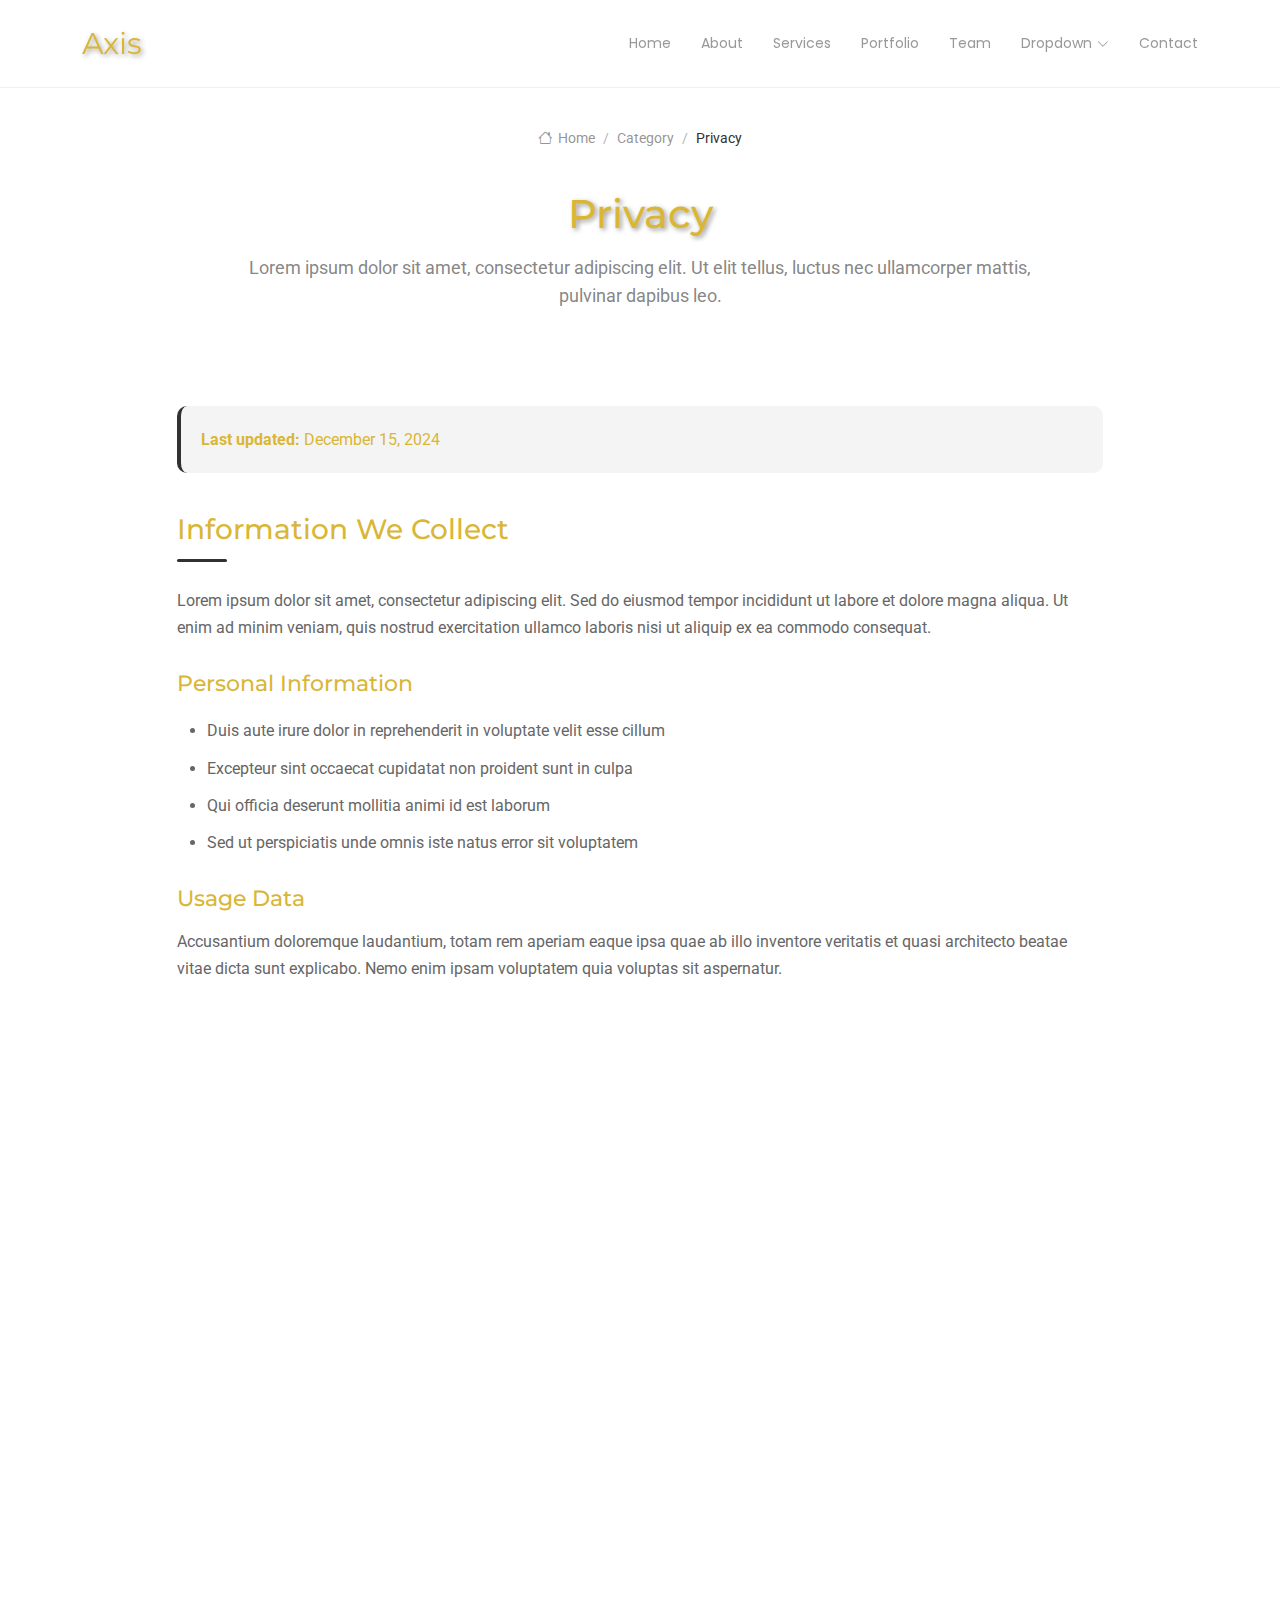
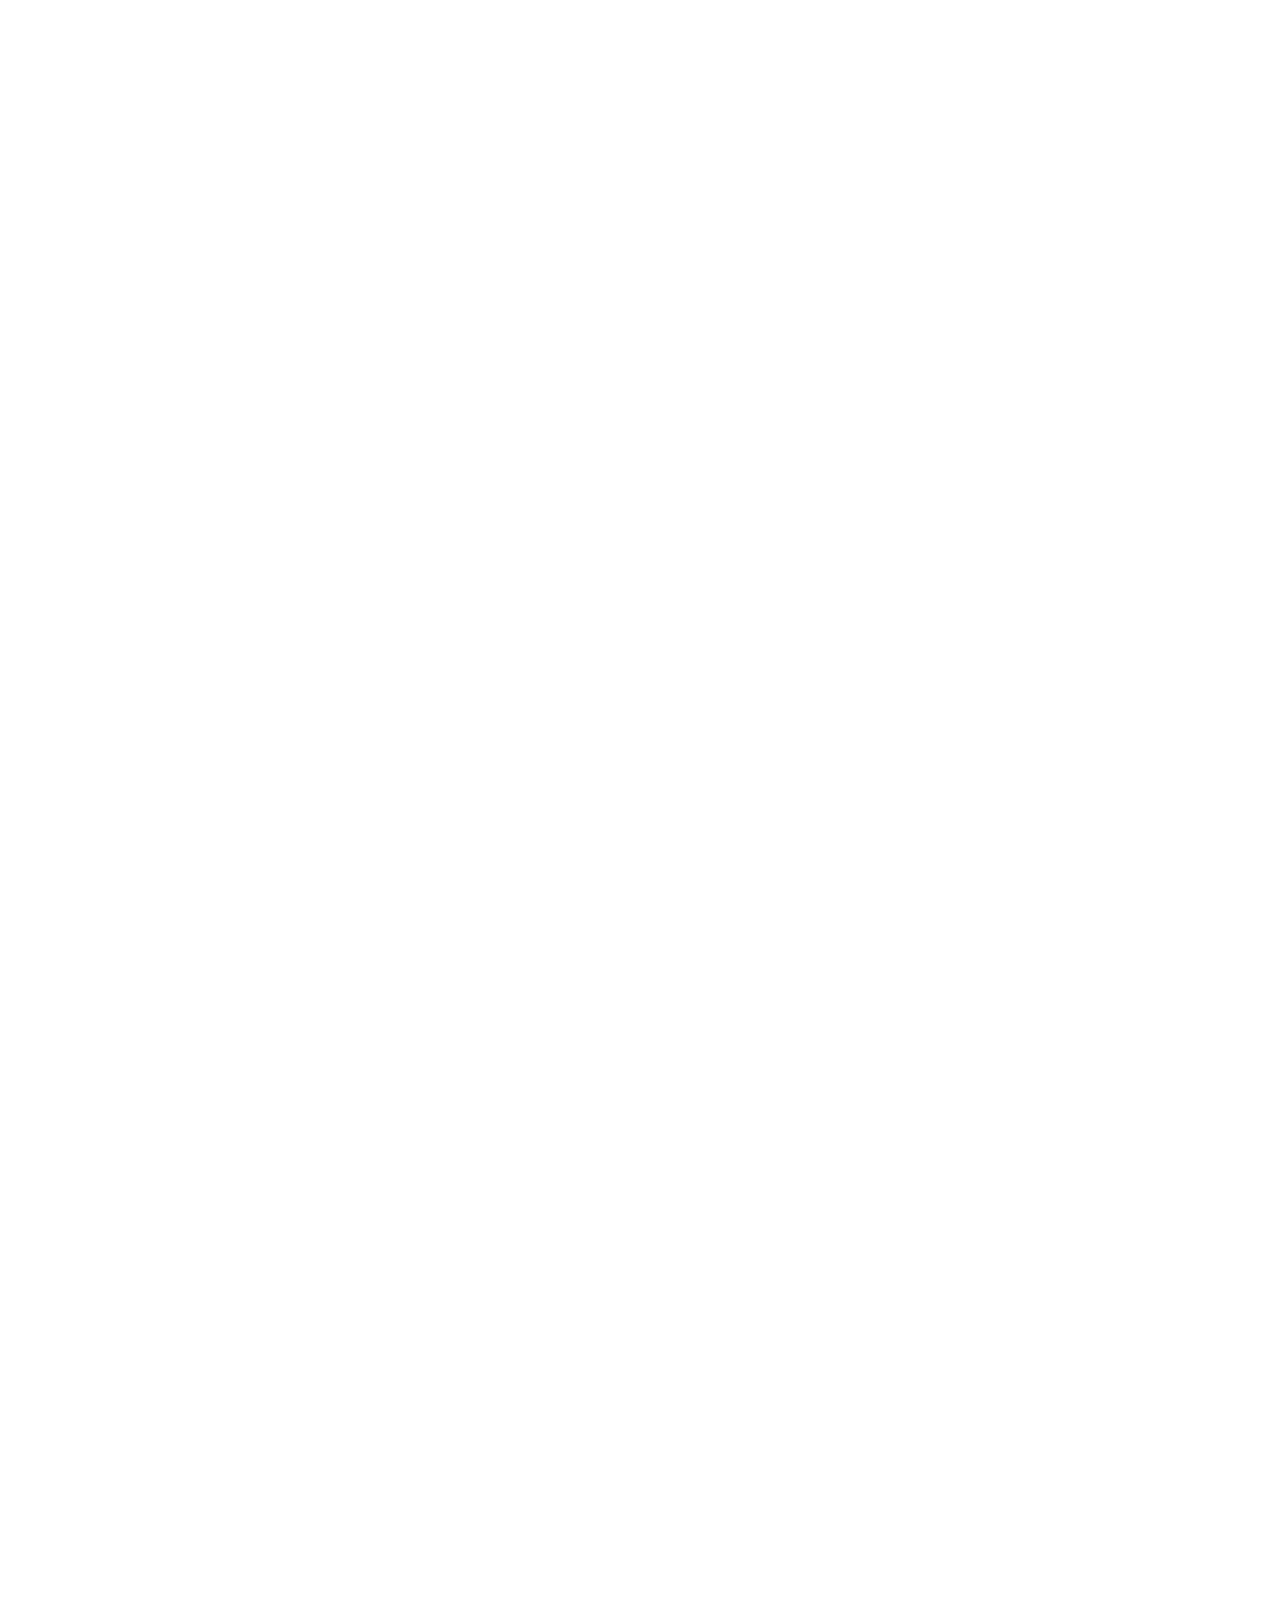
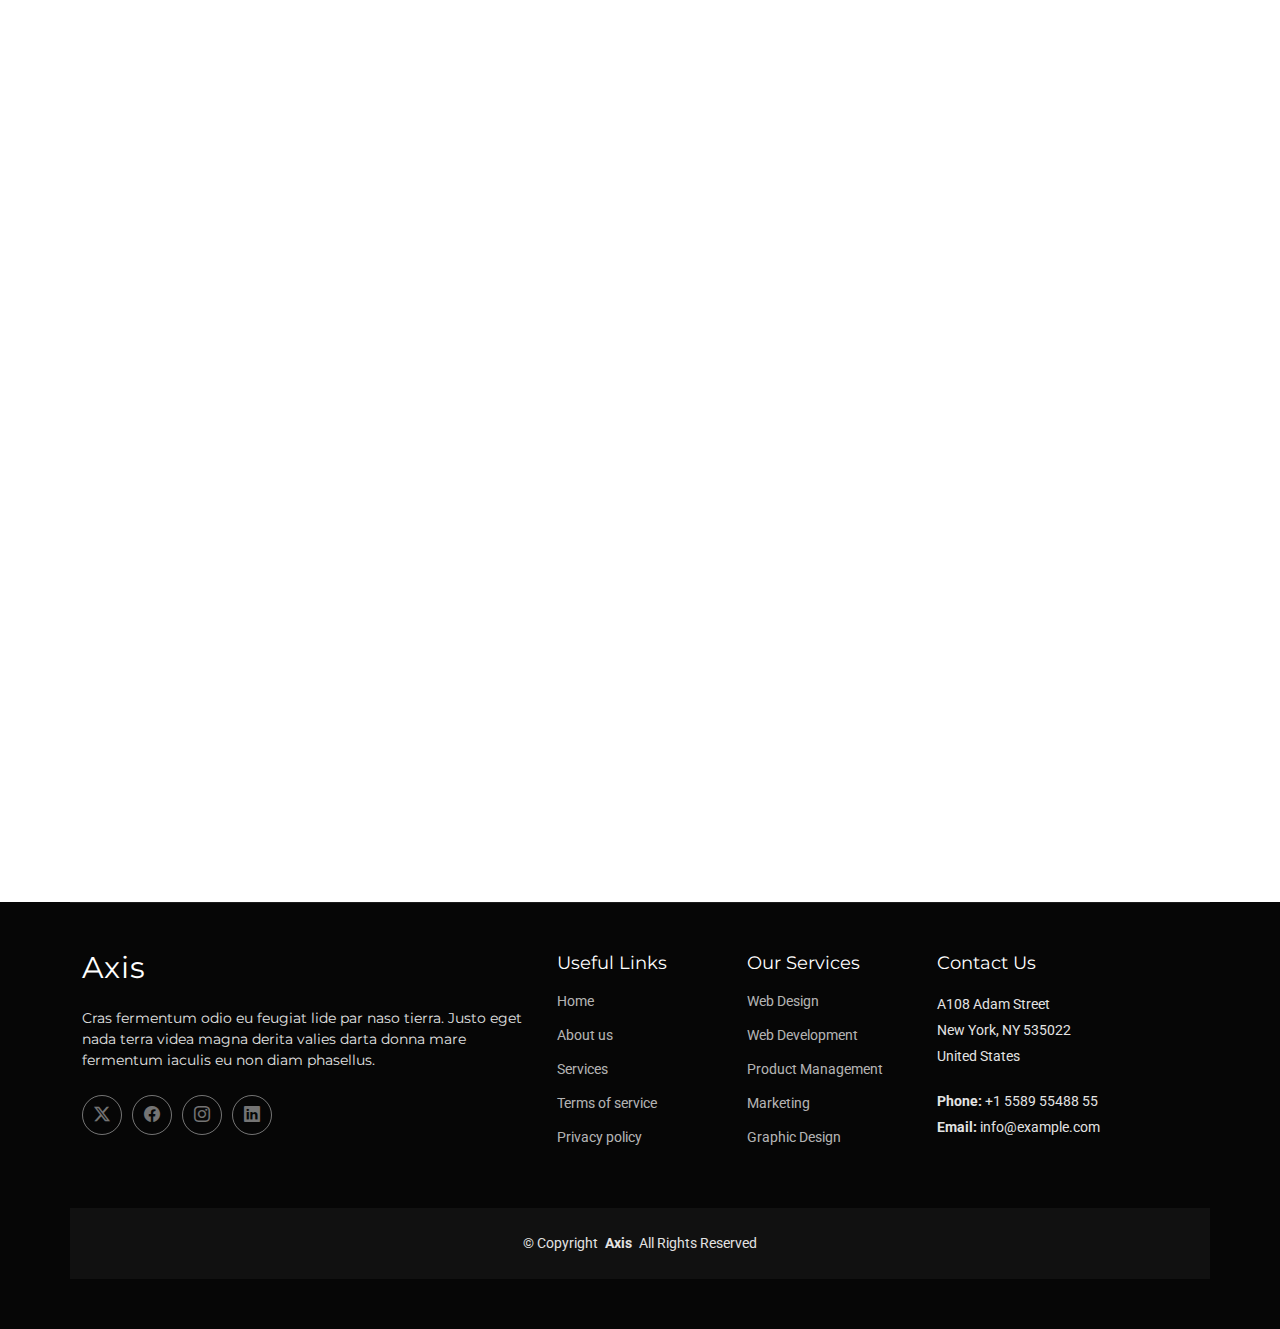
<file: privacy.html>
<!DOCTYPE html>
<html lang="en">

<head>
  <meta charset="utf-8">
  <meta content="width=device-width, initial-scale=1.0" name="viewport">
  <title>Privacy - Axis Bootstrap Template</title>
  <meta name="description" content="">
  <meta name="keywords" content="">

  <!-- Favicons -->
  <link href="assets/img/favicon.png" rel="icon">
  <link href="assets/img/apple-touch-icon.png" rel="apple-touch-icon">

  <!-- Fonts -->
  <link href="https://fonts.googleapis.com" rel="preconnect">
  <link href="https://fonts.gstatic.com" rel="preconnect" crossorigin>
  <link href="https://fonts.googleapis.com/css2?family=Roboto:ital,wght@0,100;0,300;0,400;0,500;0,700;0,900;1,100;1,300;1,400;1,500;1,700;1,900&family=Montserrat:ital,wght@0,100;0,200;0,300;0,400;0,500;0,600;0,700;0,800;0,900;1,100;1,200;1,300;1,400;1,500;1,600;1,700;1,800;1,900&family=Poppins:ital,wght@0,100;0,200;0,300;0,400;0,500;0,600;0,700;0,800;0,900;1,100;1,200;1,300;1,400;1,500;1,600;1,700;1,800;1,900&display=swap" rel="stylesheet">

  <!-- Vendor CSS Files -->
  <link href="assets/vendor/bootstrap/css/bootstrap.min.css" rel="stylesheet">
  <link href="assets/vendor/bootstrap-icons/bootstrap-icons.css" rel="stylesheet">
  <link href="assets/vendor/aos/aos.css" rel="stylesheet">
  <link href="assets/vendor/glightbox/css/glightbox.min.css" rel="stylesheet">
  <link href="assets/vendor/swiper/swiper-bundle.min.css" rel="stylesheet">

  <!-- Main CSS File -->
  <link href="assets/css/main.css" rel="stylesheet">

  <!-- =======================================================
  * Template Name: Axis
  * Template URL: https://bootstrapmade.com/axis-bootstrap-corporate-template/
  * Updated: Sep 13 2025 with Bootstrap v5.3.8
  * Author: BootstrapMade.com
  * License: https://bootstrapmade.com/license/
  ======================================================== -->
</head>

<body class="privacy-page">

  <header id="header" class="header d-flex align-items-center sticky-top">
    <div class="container-fluid container-xl position-relative d-flex align-items-center justify-content-between">

      <a href="index.html" class="logo d-flex align-items-center">
        <!-- Uncomment the line below if you also wish to use an image logo -->
        <!-- <img src="assets/img/logo.webp" alt=""> -->
        <h1 class="sitename">Axis</h1>
      </a>

      <nav id="navmenu" class="navmenu">
        <ul>
          <li><a href="#hero">Home</a></li>
          <li><a href="#about">About</a></li>
          <li><a href="#services">Services</a></li>
          <li><a href="#portfolio">Portfolio</a></li>
          <li><a href="#team">Team</a></li>
          <li class="dropdown"><a href="#"><span>Dropdown</span> <i class="bi bi-chevron-down toggle-dropdown"></i></a>
            <ul>
              <li><a href="#">Dropdown 1</a></li>
              <li class="dropdown"><a href="#"><span>Deep Dropdown</span> <i class="bi bi-chevron-down toggle-dropdown"></i></a>
                <ul>
                  <li><a href="#">Deep Dropdown 1</a></li>
                  <li><a href="#">Deep Dropdown 2</a></li>
                  <li><a href="#">Deep Dropdown 3</a></li>
                  <li><a href="#">Deep Dropdown 4</a></li>
                  <li><a href="#">Deep Dropdown 5</a></li>
                </ul>
              </li>
              <li><a href="#">Dropdown 2</a></li>
              <li><a href="#">Dropdown 3</a></li>
              <li><a href="#">Dropdown 4</a></li>
            </ul>
          </li>
          <li><a href="#contact">Contact</a></li>
        </ul>
        <i class="mobile-nav-toggle d-xl-none bi bi-list"></i>
      </nav>

    </div>
  </header>

  <main class="main">

    <!-- Page Title -->
    <div class="page-title">
      <div class="breadcrumbs">
        <nav aria-label="breadcrumb">
          <ol class="breadcrumb">
            <li class="breadcrumb-item"><a href="#"><i class="bi bi-house"></i> Home</a></li>
            <li class="breadcrumb-item"><a href="#">Category</a></li>
            <li class="breadcrumb-item active current">Privacy</li>
          </ol>
        </nav>
      </div>

      <div class="title-wrapper">
        <h1>Privacy</h1>
        <p>Lorem ipsum dolor sit amet, consectetur adipiscing elit. Ut elit tellus, luctus nec ullamcorper mattis, pulvinar dapibus leo.</p>
      </div>
    </div><!-- End Page Title -->

    <!-- Privacy Section -->
    <section id="privacy" class="privacy section">

      <div class="container" data-aos="fade-up" data-aos-delay="100">

        <div class="row">
          <div class="col-lg-10 mx-auto">

            <div class="privacy-content">
              <div class="last-updated" data-aos="fade-up" data-aos-delay="200">
                <p><strong>Last updated:</strong> December 15, 2024</p>
              </div>

              <div class="privacy-section" data-aos="fade-up" data-aos-delay="300">
                <h3>Information We Collect</h3>
                <p>Lorem ipsum dolor sit amet, consectetur adipiscing elit. Sed do eiusmod tempor incididunt ut labore et dolore magna aliqua. Ut enim ad minim veniam, quis nostrud exercitation ullamco laboris nisi ut aliquip ex ea commodo consequat.</p>

                <h4>Personal Information</h4>
                <ul>
                  <li>Duis aute irure dolor in reprehenderit in voluptate velit esse cillum</li>
                  <li>Excepteur sint occaecat cupidatat non proident sunt in culpa</li>
                  <li>Qui officia deserunt mollitia animi id est laborum</li>
                  <li>Sed ut perspiciatis unde omnis iste natus error sit voluptatem</li>
                </ul>

                <h4>Usage Data</h4>
                <p>Accusantium doloremque laudantium, totam rem aperiam eaque ipsa quae ab illo inventore veritatis et quasi architecto beatae vitae dicta sunt explicabo. Nemo enim ipsam voluptatem quia voluptas sit aspernatur.</p>
              </div>

              <div class="privacy-section" data-aos="fade-up" data-aos-delay="400">
                <h3>How We Use Your Information</h3>
                <p>At vero eos et accusamus et iusto odio dignissimos ducimus qui blanditiis praesentium voluptatum deleniti atque corrupti quos dolores et quas molestias excepturi sint occaecati cupiditate non provident.</p>

                <div class="info-box">
                  <h4>Primary Uses</h4>
                  <ol>
                    <li>Similique sunt in culpa qui officia deserunt mollitia</li>
                    <li>Et harum quidem rerum facilis est et expedita distinctio</li>
                    <li>Nam libero tempore cum soluta nobis est eligendi</li>
                    <li>Temporibus autem quibusdam et aut officiis debitis</li>
                  </ol>
                </div>
              </div>

              <div class="privacy-section" data-aos="fade-up" data-aos-delay="500">
                <h3>Information Sharing and Disclosure</h3>
                <p>Neque porro quisquam est qui dolorem ipsum quia dolor sit amet consectetur adipisci velit sed quia non numquam eius modi tempora incidunt ut labore et dolore magnam aliquam quaerat voluptatem.</p>

                <div class="highlight-box" data-aos="fade-up" data-aos-delay="600">
                  <i class="bi bi-shield-check"></i>
                  <h4>We Never Sell Your Data</h4>
                  <p>Ut enim ad minima veniam, quis nostrum exercitationem ullam corporis suscipit laboriosam nisi ut aliquid ex ea commodi consequatur.</p>
                </div>
              </div>

              <div class="privacy-section" data-aos="fade-up" data-aos-delay="700">
                <h3>Data Security</h3>
                <p>Quis autem vel eum iure reprehenderit qui in ea voluptate velit esse quam nihil molestiae consequatur vel illum qui dolorem eum fugiat quo voluptas nulla pariatur.</p>

                <div class="security-measures">
                  <div class="row">
                    <div class="col-md-6" data-aos="fade-right" data-aos-delay="800">
                      <div class="measure-item">
                        <i class="bi bi-lock-fill"></i>
                        <h5>Encryption</h5>
                        <p>Excepteur sint occaecat cupidatat non proident sunt in culpa qui officia deserunt.</p>
                      </div>
                    </div>
                    <div class="col-md-6" data-aos="fade-left" data-aos-delay="900">
                      <div class="measure-item">
                        <i class="bi bi-server"></i>
                        <h5>Secure Storage</h5>
                        <p>Mollitia animi id est laborum et dolorum fuga et harum quidem rerum facilis.</p>
                      </div>
                    </div>
                  </div>
                </div>
              </div>

              <div class="privacy-section" data-aos="fade-up" data-aos-delay="1000">
                <h3>Your Rights</h3>
                <p>Sed ut perspiciatis unde omnis iste natus error sit voluptatem accusantium doloremque laudantium totam rem aperiam eaque ipsa quae ab illo inventore veritatis.</p>

                <div class="rights-list">
                  <div class="right-item">
                    <i class="bi bi-eye"></i>
                    <div>
                      <h5>Right to Access</h5>
                      <p>Et quasi architecto beatae vitae dicta sunt explicabo nemo enim ipsam voluptatem.</p>
                    </div>
                  </div>
                  <div class="right-item">
                    <i class="bi bi-pencil"></i>
                    <div>
                      <h5>Right to Rectification</h5>
                      <p>Quia voluptas sit aspernatur aut odit aut fugit sed quia consequuntur magni.</p>
                    </div>
                  </div>
                  <div class="right-item">
                    <i class="bi bi-trash"></i>
                    <div>
                      <h5>Right to Erasure</h5>
                      <p>Dolores eos qui ratione voluptatem sequi nesciunt neque porro quisquam est.</p>
                    </div>
                  </div>
                </div>
              </div>

              <div class="privacy-section" data-aos="fade-up" data-aos-delay="1100">
                <h3>Cookies and Tracking</h3>
                <p>Qui dolorem ipsum quia dolor sit amet consectetur adipisci velit sed quia non numquam eius modi tempora incidunt ut labore et dolore magnam aliquam quaerat voluptatem.</p>

                <div class="cookie-types">
                  <h4>Types of Cookies We Use</h4>
                  <div class="table-responsive">
                    <table class="table">
                      <thead>
                        <tr>
                          <th>Cookie Type</th>
                          <th>Purpose</th>
                          <th>Duration</th>
                        </tr>
                      </thead>
                      <tbody>
                        <tr>
                          <td>Essential</td>
                          <td>Ut enim ad minima veniam quis nostrum</td>
                          <td>Session</td>
                        </tr>
                        <tr>
                          <td>Analytics</td>
                          <td>Exercitationem ullam corporis suscipit</td>
                          <td>2 Years</td>
                        </tr>
                        <tr>
                          <td>Marketing</td>
                          <td>Laboriosam nisi ut aliquid ex ea commodi</td>
                          <td>1 Year</td>
                        </tr>
                      </tbody>
                    </table>
                  </div>
                </div>
              </div>

              <div class="privacy-section" data-aos="fade-up" data-aos-delay="1200">
                <h3>Changes to This Privacy Policy</h3>
                <p>Quis autem vel eum iure reprehenderit qui in ea voluptate velit esse quam nihil molestiae consequatur vel illum qui dolorem eum fugiat quo voluptas nulla pariatur.</p>
              </div>

              <div class="contact-section" data-aos="fade-up" data-aos-delay="1300">
                <h3>Contact Us</h3>
                <p>Excepteur sint occaecat cupidatat non proident sunt in culpa qui officia deserunt mollitia animi id est laborum sed ut perspiciatis unde omnis.</p>

                <div class="contact-info">
                  <div class="contact-item">
                    <i class="bi bi-envelope"></i>
                    <span>privacy@example.com</span>
                  </div>
                  <div class="contact-item">
                    <i class="bi bi-geo-alt"></i>
                    <span>1234 Privacy Street, Legal City, LC 12345</span>
                  </div>
                  <div class="contact-item">
                    <i class="bi bi-telephone"></i>
                    <span>+1 (555) 123-4567</span>
                  </div>
                </div>
              </div>

            </div>

          </div>
        </div>

      </div>

    </section><!-- /Privacy Section -->

  </main>

  <footer id="footer" class="footer dark-background">

    <div class="container footer-top">
      <div class="row gy-4">
        <div class="col-lg-5 col-md-12 footer-about">
          <a href="index.html" class="logo d-flex align-items-center">
            <span class="sitename">Axis</span>
          </a>
          <p>Cras fermentum odio eu feugiat lide par naso tierra. Justo eget nada terra videa magna derita valies darta donna mare fermentum iaculis eu non diam phasellus.</p>
          <div class="social-links d-flex mt-4">
            <a href=""><i class="bi bi-twitter-x"></i></a>
            <a href=""><i class="bi bi-facebook"></i></a>
            <a href=""><i class="bi bi-instagram"></i></a>
            <a href=""><i class="bi bi-linkedin"></i></a>
          </div>
        </div>

        <div class="col-lg-2 col-6 footer-links">
          <h4>Useful Links</h4>
          <ul>
            <li><a href="#">Home</a></li>
            <li><a href="#">About us</a></li>
            <li><a href="#">Services</a></li>
            <li><a href="#">Terms of service</a></li>
            <li><a href="#">Privacy policy</a></li>
          </ul>
        </div>

        <div class="col-lg-2 col-6 footer-links">
          <h4>Our Services</h4>
          <ul>
            <li><a href="#">Web Design</a></li>
            <li><a href="#">Web Development</a></li>
            <li><a href="#">Product Management</a></li>
            <li><a href="#">Marketing</a></li>
            <li><a href="#">Graphic Design</a></li>
          </ul>
        </div>

        <div class="col-lg-3 col-md-12 footer-contact text-center text-md-start">
          <h4>Contact Us</h4>
          <p>A108 Adam Street</p>
          <p>New York, NY 535022</p>
          <p>United States</p>
          <p class="mt-4"><strong>Phone:</strong> <span>+1 5589 55488 55</span></p>
          <p><strong>Email:</strong> <span>info@example.com</span></p>
        </div>

      </div>
    </div>

    <div class="container copyright text-center mt-4">
      <p>© <span>Copyright</span> <strong class="px-1 sitename">Axis</strong> <span>All Rights Reserved</span></p>
    </div>

  </footer>

  <!-- Scroll Top -->
  <a href="#" id="scroll-top" class="scroll-top d-flex align-items-center justify-content-center"><i class="bi bi-arrow-up-short"></i></a>

  <!-- Preloader -->
  <div id="preloader"></div>

  <!-- Vendor JS Files -->
  <script src="assets/vendor/bootstrap/js/bootstrap.bundle.min.js"></script>
  <script src="assets/vendor/php-email-form/validate.js"></script>
  <script src="assets/vendor/aos/aos.js"></script>
  <script src="assets/vendor/glightbox/js/glightbox.min.js"></script>
  <script src="assets/vendor/purecounter/purecounter_vanilla.js"></script>
  <script src="assets/vendor/imagesloaded/imagesloaded.pkgd.min.js"></script>
  <script src="assets/vendor/isotope-layout/isotope.pkgd.min.js"></script>
  <script src="assets/vendor/swiper/swiper-bundle.min.js"></script>

  <!-- Main JS File -->
  <script src="assets/js/main.js"></script>

</body>

</html>
</file>
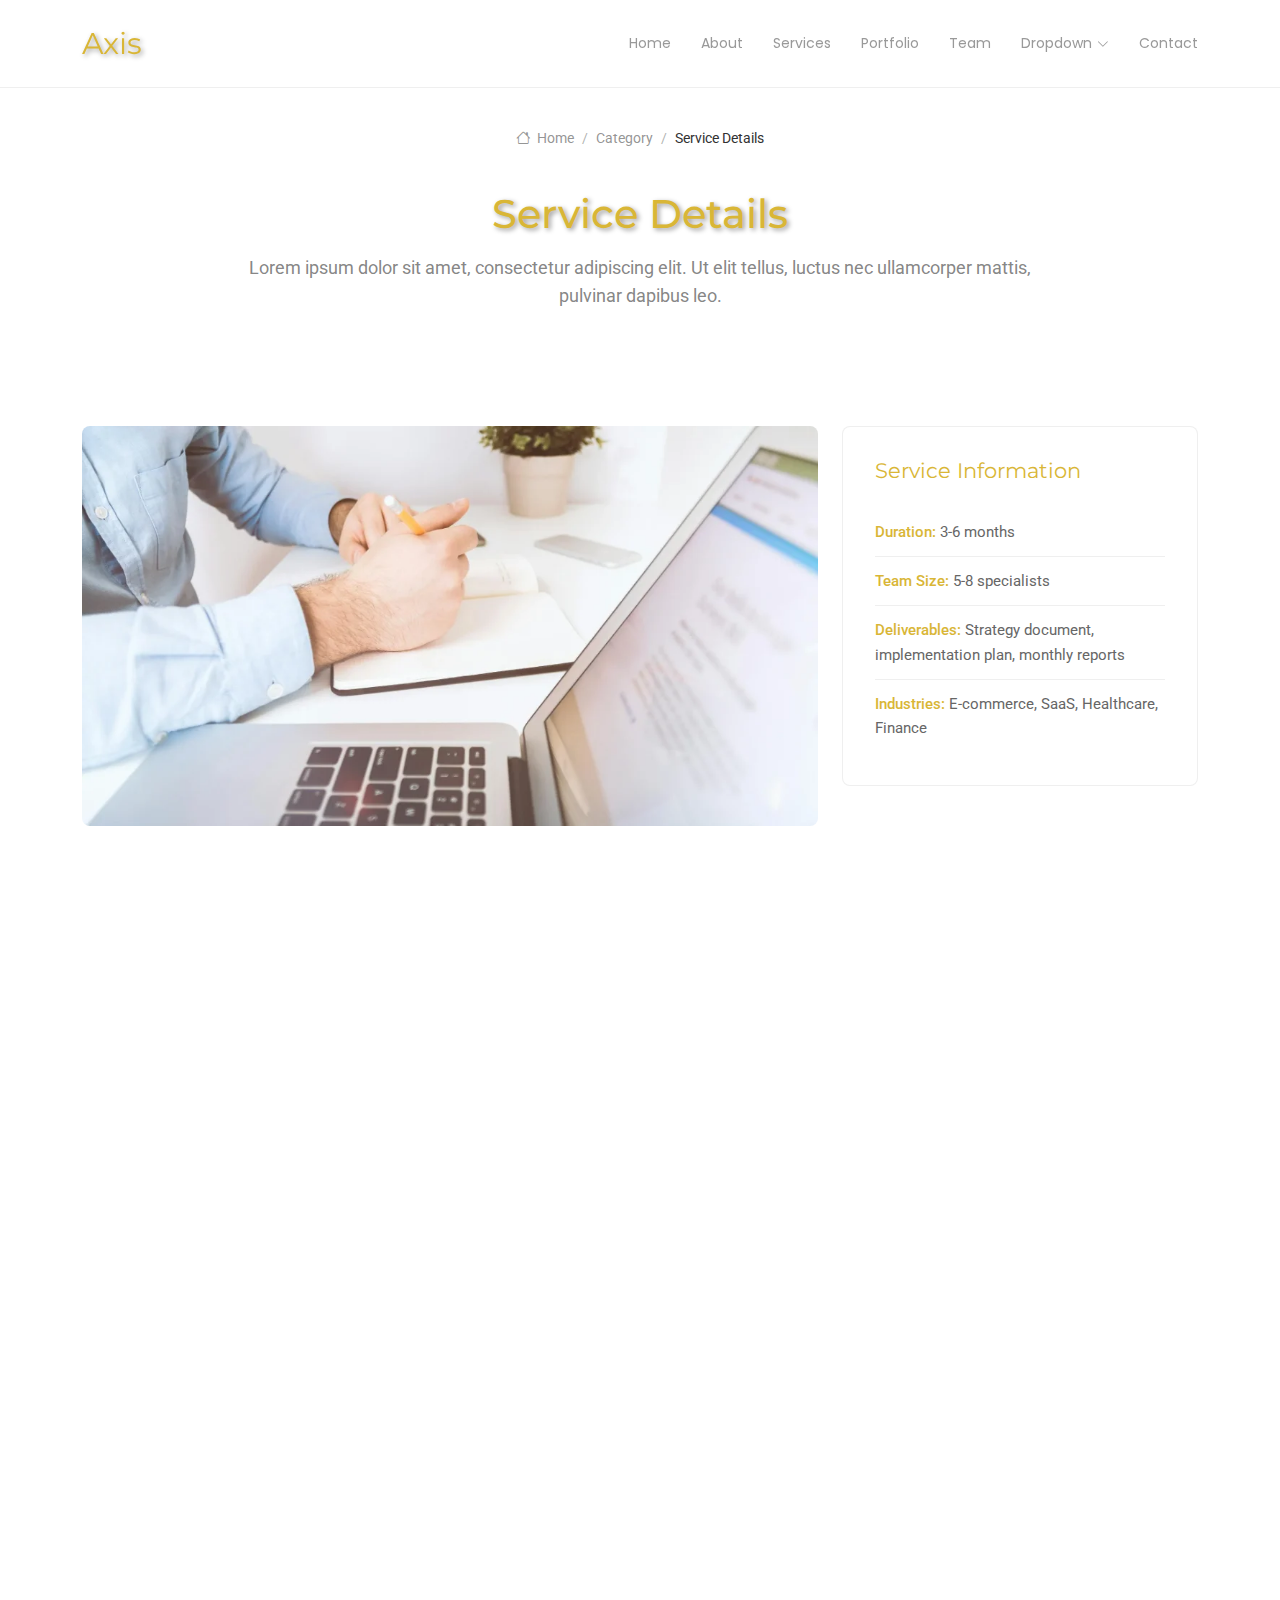
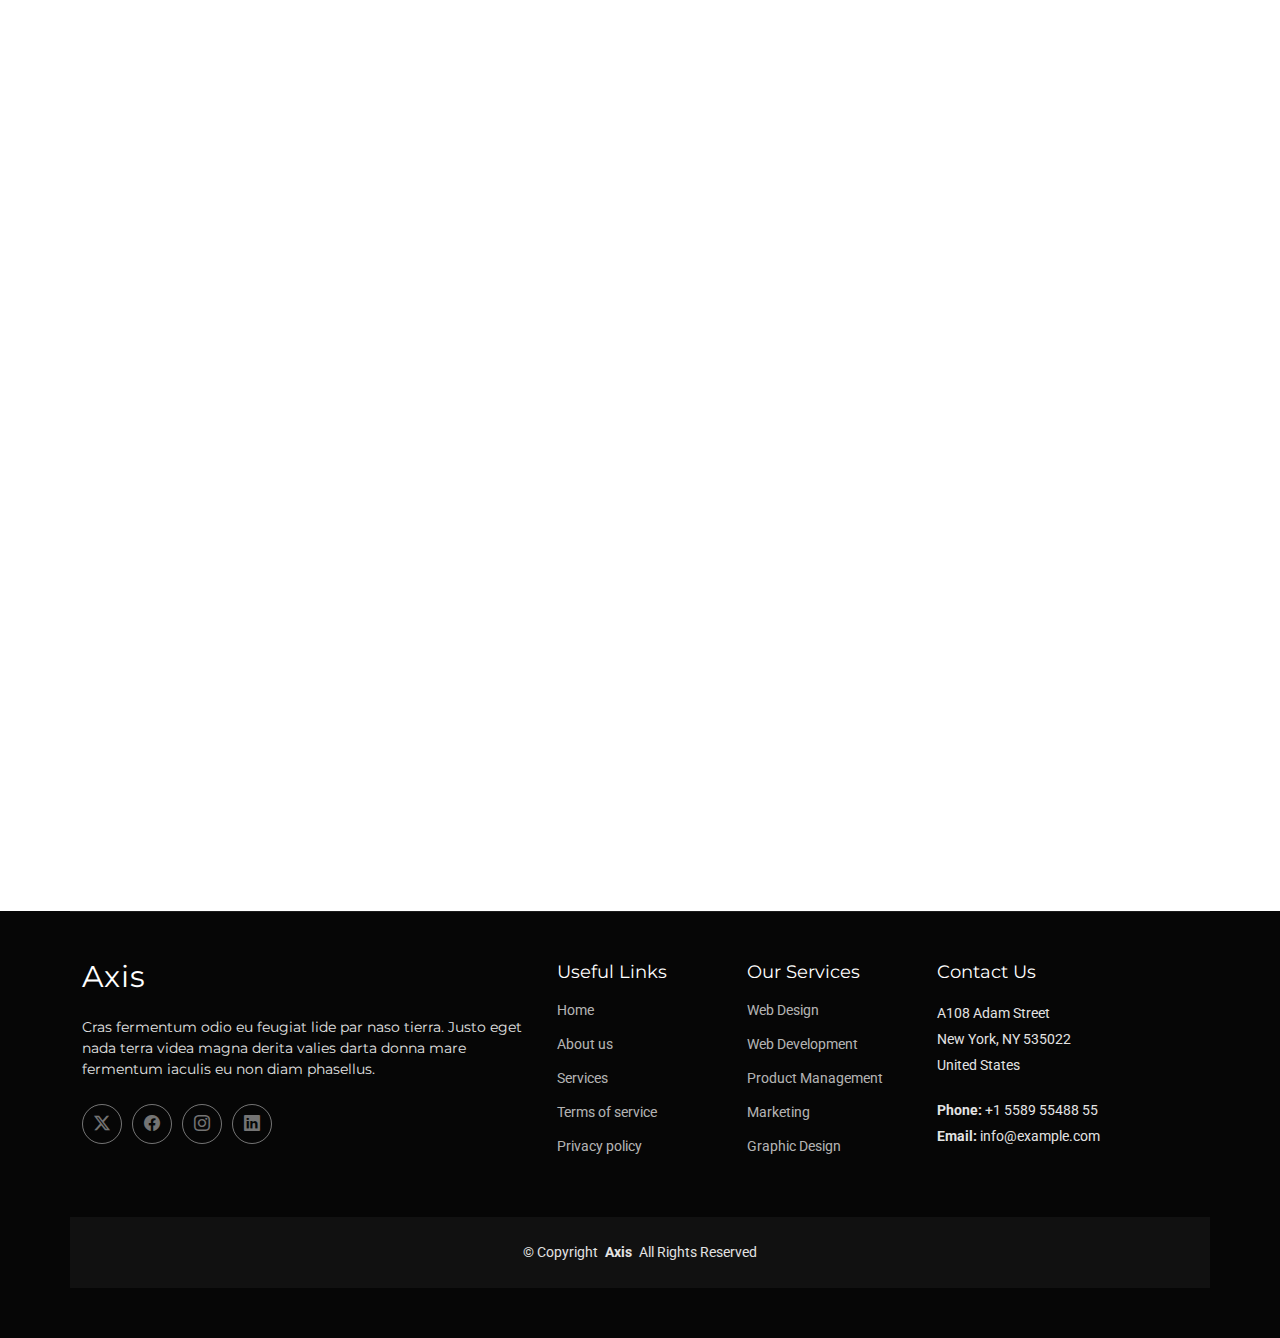
<file: service-details.html>
<!DOCTYPE html>
<html lang="en">

<head>
  <meta charset="utf-8">
  <meta content="width=device-width, initial-scale=1.0" name="viewport">
  <title>Service Details - Axis Bootstrap Template</title>
  <meta name="description" content="">
  <meta name="keywords" content="">

  <!-- Favicons -->
  <link href="assets/img/favicon.png" rel="icon">
  <link href="assets/img/apple-touch-icon.png" rel="apple-touch-icon">

  <!-- Fonts -->
  <link href="https://fonts.googleapis.com" rel="preconnect">
  <link href="https://fonts.gstatic.com" rel="preconnect" crossorigin>
  <link href="https://fonts.googleapis.com/css2?family=Roboto:ital,wght@0,100;0,300;0,400;0,500;0,700;0,900;1,100;1,300;1,400;1,500;1,700;1,900&family=Montserrat:ital,wght@0,100;0,200;0,300;0,400;0,500;0,600;0,700;0,800;0,900;1,100;1,200;1,300;1,400;1,500;1,600;1,700;1,800;1,900&family=Poppins:ital,wght@0,100;0,200;0,300;0,400;0,500;0,600;0,700;0,800;0,900;1,100;1,200;1,300;1,400;1,500;1,600;1,700;1,800;1,900&display=swap" rel="stylesheet">

  <!-- Vendor CSS Files -->
  <link href="assets/vendor/bootstrap/css/bootstrap.min.css" rel="stylesheet">
  <link href="assets/vendor/bootstrap-icons/bootstrap-icons.css" rel="stylesheet">
  <link href="assets/vendor/aos/aos.css" rel="stylesheet">
  <link href="assets/vendor/glightbox/css/glightbox.min.css" rel="stylesheet">
  <link href="assets/vendor/swiper/swiper-bundle.min.css" rel="stylesheet">

  <!-- Main CSS File -->
  <link href="assets/css/main.css" rel="stylesheet">

  <!-- =======================================================
  * Template Name: Axis
  * Template URL: https://bootstrapmade.com/axis-bootstrap-corporate-template/
  * Updated: Sep 13 2025 with Bootstrap v5.3.8
  * Author: BootstrapMade.com
  * License: https://bootstrapmade.com/license/
  ======================================================== -->
</head>

<body class="service-details-page">

  <header id="header" class="header d-flex align-items-center sticky-top">
    <div class="container-fluid container-xl position-relative d-flex align-items-center justify-content-between">

      <a href="index.html" class="logo d-flex align-items-center">
        <!-- Uncomment the line below if you also wish to use an image logo -->
        <!-- <img src="assets/img/logo.webp" alt=""> -->
        <h1 class="sitename">Axis</h1>
      </a>

      <nav id="navmenu" class="navmenu">
        <ul>
          <li><a href="#hero">Home</a></li>
          <li><a href="#about">About</a></li>
          <li><a href="#services">Services</a></li>
          <li><a href="#portfolio">Portfolio</a></li>
          <li><a href="#team">Team</a></li>
          <li class="dropdown"><a href="#"><span>Dropdown</span> <i class="bi bi-chevron-down toggle-dropdown"></i></a>
            <ul>
              <li><a href="#">Dropdown 1</a></li>
              <li class="dropdown"><a href="#"><span>Deep Dropdown</span> <i class="bi bi-chevron-down toggle-dropdown"></i></a>
                <ul>
                  <li><a href="#">Deep Dropdown 1</a></li>
                  <li><a href="#">Deep Dropdown 2</a></li>
                  <li><a href="#">Deep Dropdown 3</a></li>
                  <li><a href="#">Deep Dropdown 4</a></li>
                  <li><a href="#">Deep Dropdown 5</a></li>
                </ul>
              </li>
              <li><a href="#">Dropdown 2</a></li>
              <li><a href="#">Dropdown 3</a></li>
              <li><a href="#">Dropdown 4</a></li>
            </ul>
          </li>
          <li><a href="#contact">Contact</a></li>
        </ul>
        <i class="mobile-nav-toggle d-xl-none bi bi-list"></i>
      </nav>

    </div>
  </header>

  <main class="main">

    <!-- Page Title -->
    <div class="page-title">
      <div class="breadcrumbs">
        <nav aria-label="breadcrumb">
          <ol class="breadcrumb">
            <li class="breadcrumb-item"><a href="#"><i class="bi bi-house"></i> Home</a></li>
            <li class="breadcrumb-item"><a href="#">Category</a></li>
            <li class="breadcrumb-item active current">Service Details</li>
          </ol>
        </nav>
      </div>

      <div class="title-wrapper">
        <h1>Service Details</h1>
        <p>Lorem ipsum dolor sit amet, consectetur adipiscing elit. Ut elit tellus, luctus nec ullamcorper mattis, pulvinar dapibus leo.</p>
      </div>
    </div><!-- End Page Title -->

    <!-- Service Details Section -->
    <section id="service-details" class="service-details section">

      <div class="container" data-aos="fade-up" data-aos-delay="100">

        <div class="row gy-5">

          <!-- Main Content -->
          <div class="col-lg-8">

            <div class="service-content">

              <div class="service-hero" data-aos="fade-up" data-aos-delay="200">
                <img src="assets/img/services/services-1.webp" alt="Digital Marketing Strategy" class="img-fluid service-image">
              </div>

              <div class="service-description" data-aos="fade-up" data-aos-delay="300">
                <h2 class="service-title">Digital Marketing Strategy</h2>
                <p class="lead">Empowering your business with data-driven digital marketing solutions that deliver measurable results and sustainable growth across all digital channels.</p>

                <p>Lorem ipsum dolor sit amet, consectetur adipiscing elit. Sed do eiusmod tempor incididunt ut labore et dolore magna aliqua. Ut enim ad minim veniam, quis nostrud exercitation ullamco laboris nisi ut aliquip ex ea commodo consequat.</p>

                <p>Duis aute irure dolor in reprehenderit in voluptate velit esse cillum dolore eu fugiat nulla pariatur. Excepteur sint occaecat cupidatat non proident, sunt in culpa qui officia deserunt mollit anim id est laborum. Sed ut perspiciatis unde omnis iste natus error sit voluptatem accusantium doloremque laudantium.</p>
              </div>

              <div class="service-features" data-aos="fade-up" data-aos-delay="400">
                <h3>What We Deliver</h3>

                <div class="row gy-4 mt-4">
                  <div class="col-md-6">
                    <div class="feature-item">
                      <div class="feature-icon">
                        <i class="bi bi-graph-up-arrow"></i>
                      </div>
                      <div class="feature-content">
                        <h4>Performance Analytics</h4>
                        <p>Comprehensive tracking and analysis of all marketing campaigns with detailed ROI reporting and actionable insights.</p>
                      </div>
                    </div>
                  </div>

                  <div class="col-md-6">
                    <div class="feature-item">
                      <div class="feature-icon">
                        <i class="bi bi-bullseye"></i>
                      </div>
                      <div class="feature-content">
                        <h4>Target Audience Research</h4>
                        <p>In-depth market research to identify and understand your ideal customers for precise targeting strategies.</p>
                      </div>
                    </div>
                  </div>

                  <div class="col-md-6">
                    <div class="feature-item">
                      <div class="feature-icon">
                        <i class="bi bi-palette"></i>
                      </div>
                      <div class="feature-content">
                        <h4>Brand Development</h4>
                        <p>Strategic brand positioning and visual identity development that resonates with your target market.</p>
                      </div>
                    </div>
                  </div>

                  <div class="col-md-6">
                    <div class="feature-item">
                      <div class="feature-icon">
                        <i class="bi bi-lightning"></i>
                      </div>
                      <div class="feature-content">
                        <h4>Campaign Optimization</h4>
                        <p>Continuous monitoring and refinement of marketing campaigns to maximize performance and minimize costs.</p>
                      </div>
                    </div>
                  </div>
                </div>
              </div>

              <div class="service-process" data-aos="fade-up" data-aos-delay="500">
                <h3>Our Process</h3>

                <div class="process-timeline">
                  <div class="process-step">
                    <div class="step-number">01</div>
                    <div class="step-content">
                      <h4>Discovery &amp; Analysis</h4>
                      <p>We begin with a comprehensive audit of your current digital presence and competitive landscape analysis.</p>
                    </div>
                  </div>

                  <div class="process-step">
                    <div class="step-number">02</div>
                    <div class="step-content">
                      <h4>Strategy Development</h4>
                      <p>Based on our findings, we create a customized digital marketing strategy aligned with your business objectives.</p>
                    </div>
                  </div>

                  <div class="process-step">
                    <div class="step-number">03</div>
                    <div class="step-content">
                      <h4>Implementation</h4>
                      <p>Our team executes the strategy across all relevant digital channels with precision and attention to detail.</p>
                    </div>
                  </div>

                  <div class="process-step">
                    <div class="step-number">04</div>
                    <div class="step-content">
                      <h4>Monitoring &amp; Optimization</h4>
                      <p>Continuous performance tracking and data-driven optimizations to ensure maximum return on investment.</p>
                    </div>
                  </div>
                </div>
              </div>

            </div>

          </div>

          <!-- Sidebar -->
          <div class="col-lg-4">

            <div class="service-sidebar">

              <div class="sidebar-widget service-info" data-aos="fade-up" data-aos-delay="200">
                <h4>Service Information</h4>
                <ul class="service-details-list">
                  <li><strong>Duration:</strong> 3-6 months</li>
                  <li><strong>Team Size:</strong> 5-8 specialists</li>
                  <li><strong>Deliverables:</strong> Strategy document, implementation plan, monthly reports</li>
                  <li><strong>Industries:</strong> E-commerce, SaaS, Healthcare, Finance</li>
                </ul>
              </div>

              <div class="sidebar-widget related-services" data-aos="fade-up" data-aos-delay="300">
                <h4>Related Services</h4>
                <div class="related-service-list">
                  <a href="#" class="related-service-item">
                    <i class="bi bi-search"></i>
                    <span>SEO Optimization</span>
                  </a>
                  <a href="#" class="related-service-item">
                    <i class="bi bi-megaphone"></i>
                    <span>Social Media Marketing</span>
                  </a>
                  <a href="#" class="related-service-item">
                    <i class="bi bi-envelope"></i>
                    <span>Email Marketing</span>
                  </a>
                  <a href="#" class="related-service-item">
                    <i class="bi bi-graph-up"></i>
                    <span>PPC Advertising</span>
                  </a>
                </div>
              </div>

              <div class="sidebar-widget cta-widget" data-aos="fade-up" data-aos-delay="400">
                <div class="cta-content">
                  <h4>Ready to Get Started?</h4>
                  <p>Let's discuss how our digital marketing expertise can help grow your business.</p>
                  <a href="#" class="btn-cta">Schedule Consultation</a>
                </div>
              </div>

              <div class="sidebar-widget contact-info" data-aos="fade-up" data-aos-delay="500">
                <h4>Need Help?</h4>
                <div class="contact-item">
                  <i class="bi bi-telephone"></i>
                  <div>
                    <strong>Call Us</strong>
                    <span>+1 (555) 123-4567</span>
                  </div>
                </div>
                <div class="contact-item">
                  <i class="bi bi-envelope"></i>
                  <div>
                    <strong>Email</strong>
                    <span>info@example.com</span>
                  </div>
                </div>
              </div>

            </div>

          </div>

        </div>

      </div>

    </section><!-- /Service Details Section -->

  </main>

  <footer id="footer" class="footer dark-background">

    <div class="container footer-top">
      <div class="row gy-4">
        <div class="col-lg-5 col-md-12 footer-about">
          <a href="index.html" class="logo d-flex align-items-center">
            <span class="sitename">Axis</span>
          </a>
          <p>Cras fermentum odio eu feugiat lide par naso tierra. Justo eget nada terra videa magna derita valies darta donna mare fermentum iaculis eu non diam phasellus.</p>
          <div class="social-links d-flex mt-4">
            <a href=""><i class="bi bi-twitter-x"></i></a>
            <a href=""><i class="bi bi-facebook"></i></a>
            <a href=""><i class="bi bi-instagram"></i></a>
            <a href=""><i class="bi bi-linkedin"></i></a>
          </div>
        </div>

        <div class="col-lg-2 col-6 footer-links">
          <h4>Useful Links</h4>
          <ul>
            <li><a href="#">Home</a></li>
            <li><a href="#">About us</a></li>
            <li><a href="#">Services</a></li>
            <li><a href="#">Terms of service</a></li>
            <li><a href="#">Privacy policy</a></li>
          </ul>
        </div>

        <div class="col-lg-2 col-6 footer-links">
          <h4>Our Services</h4>
          <ul>
            <li><a href="#">Web Design</a></li>
            <li><a href="#">Web Development</a></li>
            <li><a href="#">Product Management</a></li>
            <li><a href="#">Marketing</a></li>
            <li><a href="#">Graphic Design</a></li>
          </ul>
        </div>

        <div class="col-lg-3 col-md-12 footer-contact text-center text-md-start">
          <h4>Contact Us</h4>
          <p>A108 Adam Street</p>
          <p>New York, NY 535022</p>
          <p>United States</p>
          <p class="mt-4"><strong>Phone:</strong> <span>+1 5589 55488 55</span></p>
          <p><strong>Email:</strong> <span>info@example.com</span></p>
        </div>

      </div>
    </div>

    <div class="container copyright text-center mt-4">
      <p>© <span>Copyright</span> <strong class="px-1 sitename">Axis</strong> <span>All Rights Reserved</span></p>
    </div>

  </footer>

  <!-- Scroll Top -->
  <a href="#" id="scroll-top" class="scroll-top d-flex align-items-center justify-content-center"><i class="bi bi-arrow-up-short"></i></a>

  <!-- Preloader -->
  <div id="preloader"></div>

  <!-- Vendor JS Files -->
  <script src="assets/vendor/bootstrap/js/bootstrap.bundle.min.js"></script>
  <script src="assets/vendor/php-email-form/validate.js"></script>
  <script src="assets/vendor/aos/aos.js"></script>
  <script src="assets/vendor/glightbox/js/glightbox.min.js"></script>
  <script src="assets/vendor/purecounter/purecounter_vanilla.js"></script>
  <script src="assets/vendor/imagesloaded/imagesloaded.pkgd.min.js"></script>
  <script src="assets/vendor/isotope-layout/isotope.pkgd.min.js"></script>
  <script src="assets/vendor/swiper/swiper-bundle.min.js"></script>

  <!-- Main JS File -->
  <script src="assets/js/main.js"></script>

</body>

</html>
</file>
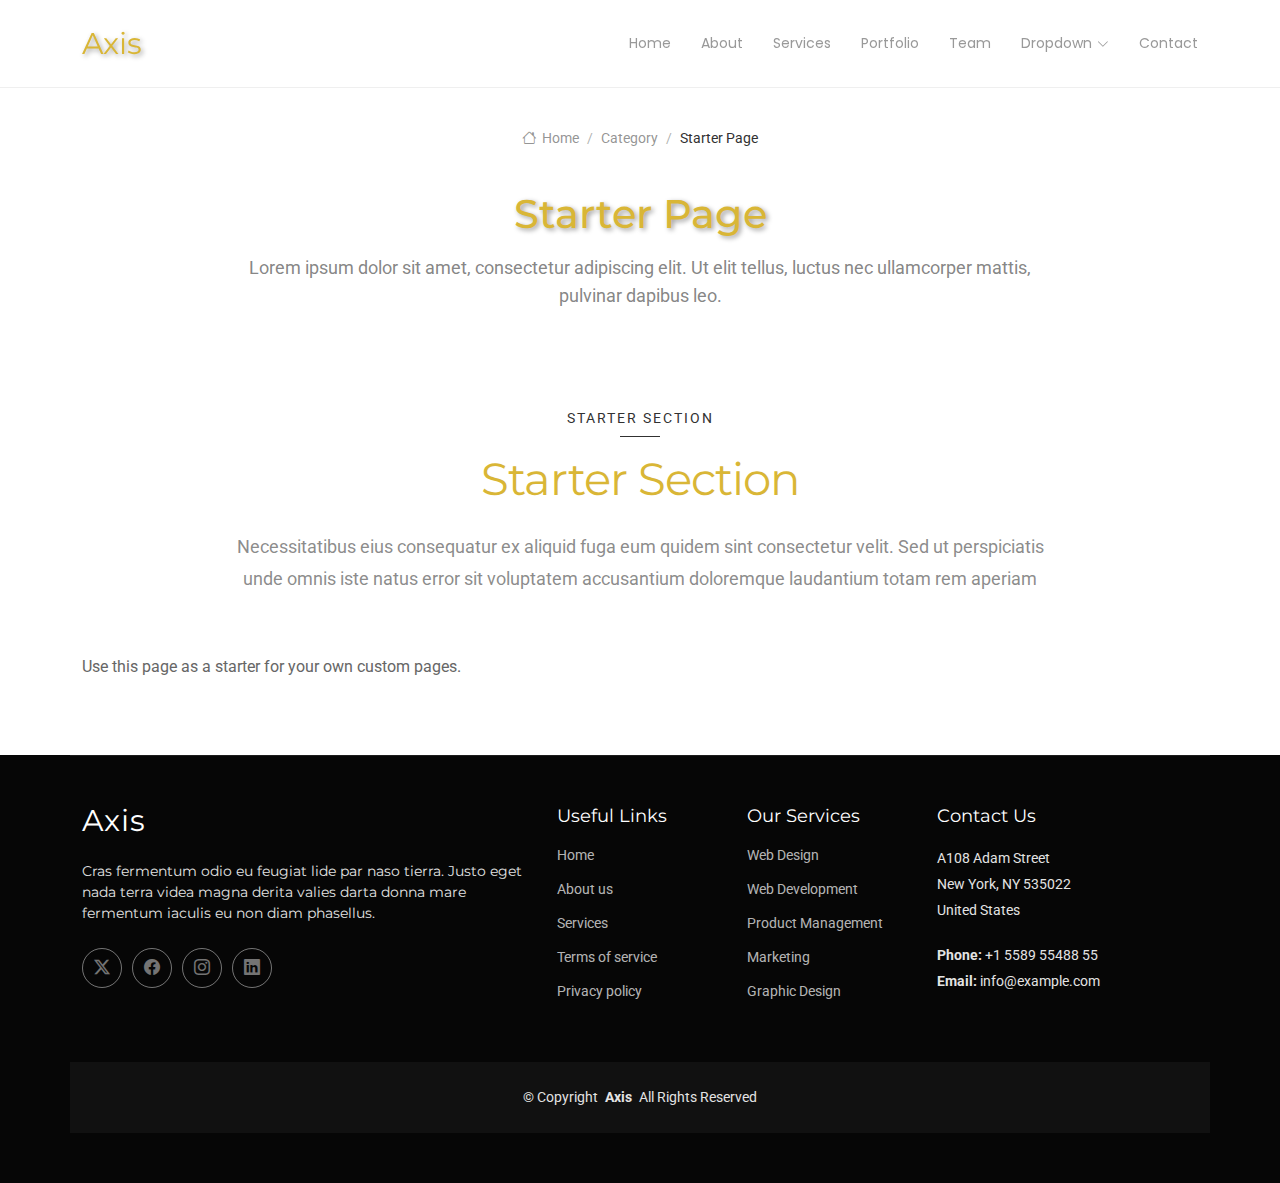
<file: starter-page.html>
<!DOCTYPE html>
<html lang="en">

<head>
  <meta charset="utf-8">
  <meta content="width=device-width, initial-scale=1.0" name="viewport">
  <title>Starter Page - Axis Bootstrap Template</title>
  <meta name="description" content="">
  <meta name="keywords" content="">

  <!-- Favicons -->
  <link href="assets/img/favicon.png" rel="icon">
  <link href="assets/img/apple-touch-icon.png" rel="apple-touch-icon">

  <!-- Fonts -->
  <link href="https://fonts.googleapis.com" rel="preconnect">
  <link href="https://fonts.gstatic.com" rel="preconnect" crossorigin>
  <link href="https://fonts.googleapis.com/css2?family=Roboto:ital,wght@0,100;0,300;0,400;0,500;0,700;0,900;1,100;1,300;1,400;1,500;1,700;1,900&family=Montserrat:ital,wght@0,100;0,200;0,300;0,400;0,500;0,600;0,700;0,800;0,900;1,100;1,200;1,300;1,400;1,500;1,600;1,700;1,800;1,900&family=Poppins:ital,wght@0,100;0,200;0,300;0,400;0,500;0,600;0,700;0,800;0,900;1,100;1,200;1,300;1,400;1,500;1,600;1,700;1,800;1,900&display=swap" rel="stylesheet">

  <!-- Vendor CSS Files -->
  <link href="assets/vendor/bootstrap/css/bootstrap.min.css" rel="stylesheet">
  <link href="assets/vendor/bootstrap-icons/bootstrap-icons.css" rel="stylesheet">
  <link href="assets/vendor/aos/aos.css" rel="stylesheet">
  <link href="assets/vendor/glightbox/css/glightbox.min.css" rel="stylesheet">
  <link href="assets/vendor/swiper/swiper-bundle.min.css" rel="stylesheet">

  <!-- Main CSS File -->
  <link href="assets/css/main.css" rel="stylesheet">

  <!-- =======================================================
  * Template Name: Axis
  * Template URL: https://bootstrapmade.com/axis-bootstrap-corporate-template/
  * Updated: Sep 13 2025 with Bootstrap v5.3.8
  * Author: BootstrapMade.com
  * License: https://bootstrapmade.com/license/
  ======================================================== -->
</head>

<body class="starter-page-page">

  <header id="header" class="header d-flex align-items-center sticky-top">
    <div class="container-fluid container-xl position-relative d-flex align-items-center justify-content-between">

      <a href="index.html" class="logo d-flex align-items-center">
        <!-- Uncomment the line below if you also wish to use an image logo -->
        <!-- <img src="assets/img/logo.webp" alt=""> -->
        <h1 class="sitename">Axis</h1>
      </a>

      <nav id="navmenu" class="navmenu">
        <ul>
          <li><a href="#hero">Home</a></li>
          <li><a href="#about">About</a></li>
          <li><a href="#services">Services</a></li>
          <li><a href="#portfolio">Portfolio</a></li>
          <li><a href="#team">Team</a></li>
          <li class="dropdown"><a href="#"><span>Dropdown</span> <i class="bi bi-chevron-down toggle-dropdown"></i></a>
            <ul>
              <li><a href="#">Dropdown 1</a></li>
              <li class="dropdown"><a href="#"><span>Deep Dropdown</span> <i class="bi bi-chevron-down toggle-dropdown"></i></a>
                <ul>
                  <li><a href="#">Deep Dropdown 1</a></li>
                  <li><a href="#">Deep Dropdown 2</a></li>
                  <li><a href="#">Deep Dropdown 3</a></li>
                  <li><a href="#">Deep Dropdown 4</a></li>
                  <li><a href="#">Deep Dropdown 5</a></li>
                </ul>
              </li>
              <li><a href="#">Dropdown 2</a></li>
              <li><a href="#">Dropdown 3</a></li>
              <li><a href="#">Dropdown 4</a></li>
            </ul>
          </li>
          <li><a href="#contact">Contact</a></li>
        </ul>
        <i class="mobile-nav-toggle d-xl-none bi bi-list"></i>
      </nav>

    </div>
  </header>

  <main class="main">

    <!-- Page Title -->
    <div class="page-title">
      <div class="breadcrumbs">
        <nav aria-label="breadcrumb">
          <ol class="breadcrumb">
            <li class="breadcrumb-item"><a href="#"><i class="bi bi-house"></i> Home</a></li>
            <li class="breadcrumb-item"><a href="#">Category</a></li>
            <li class="breadcrumb-item active current">Starter Page</li>
          </ol>
        </nav>
      </div>

      <div class="title-wrapper">
        <h1>Starter Page</h1>
        <p>Lorem ipsum dolor sit amet, consectetur adipiscing elit. Ut elit tellus, luctus nec ullamcorper mattis, pulvinar dapibus leo.</p>
      </div>
    </div><!-- End Page Title -->

    <!-- Starter Section Section -->
    <section id="starter-section" class="starter-section section">

      <!-- Section Title -->
      <div class="container section-title" data-aos="fade-up">
        <span class="subtitle">Starter Section</span>
        <h2>Starter Section</h2>
        <p>Necessitatibus eius consequatur ex aliquid fuga eum quidem sint consectetur velit. Sed ut perspiciatis unde omnis iste natus error sit voluptatem accusantium doloremque laudantium totam rem aperiam</p>
      </div><!-- End Section Title -->

      <div class="container" data-aos="fade-up">
        <p>Use this page as a starter for your own custom pages.</p>
      </div>

    </section><!-- /Starter Section Section -->

  </main>

  <footer id="footer" class="footer dark-background">

    <div class="container footer-top">
      <div class="row gy-4">
        <div class="col-lg-5 col-md-12 footer-about">
          <a href="index.html" class="logo d-flex align-items-center">
            <span class="sitename">Axis</span>
          </a>
          <p>Cras fermentum odio eu feugiat lide par naso tierra. Justo eget nada terra videa magna derita valies darta donna mare fermentum iaculis eu non diam phasellus.</p>
          <div class="social-links d-flex mt-4">
            <a href=""><i class="bi bi-twitter-x"></i></a>
            <a href=""><i class="bi bi-facebook"></i></a>
            <a href=""><i class="bi bi-instagram"></i></a>
            <a href=""><i class="bi bi-linkedin"></i></a>
          </div>
        </div>

        <div class="col-lg-2 col-6 footer-links">
          <h4>Useful Links</h4>
          <ul>
            <li><a href="#">Home</a></li>
            <li><a href="#">About us</a></li>
            <li><a href="#">Services</a></li>
            <li><a href="#">Terms of service</a></li>
            <li><a href="#">Privacy policy</a></li>
          </ul>
        </div>

        <div class="col-lg-2 col-6 footer-links">
          <h4>Our Services</h4>
          <ul>
            <li><a href="#">Web Design</a></li>
            <li><a href="#">Web Development</a></li>
            <li><a href="#">Product Management</a></li>
            <li><a href="#">Marketing</a></li>
            <li><a href="#">Graphic Design</a></li>
          </ul>
        </div>

        <div class="col-lg-3 col-md-12 footer-contact text-center text-md-start">
          <h4>Contact Us</h4>
          <p>A108 Adam Street</p>
          <p>New York, NY 535022</p>
          <p>United States</p>
          <p class="mt-4"><strong>Phone:</strong> <span>+1 5589 55488 55</span></p>
          <p><strong>Email:</strong> <span>info@example.com</span></p>
        </div>

      </div>
    </div>

    <div class="container copyright text-center mt-4">
      <p>© <span>Copyright</span> <strong class="px-1 sitename">Axis</strong> <span>All Rights Reserved</span></p>
    </div>

  </footer>

  <!-- Scroll Top -->
  <a href="#" id="scroll-top" class="scroll-top d-flex align-items-center justify-content-center"><i class="bi bi-arrow-up-short"></i></a>

  <!-- Preloader -->
  <div id="preloader"></div>

  <!-- Vendor JS Files -->
  <script src="assets/vendor/bootstrap/js/bootstrap.bundle.min.js"></script>
  <script src="assets/vendor/php-email-form/validate.js"></script>
  <script src="assets/vendor/aos/aos.js"></script>
  <script src="assets/vendor/glightbox/js/glightbox.min.js"></script>
  <script src="assets/vendor/purecounter/purecounter_vanilla.js"></script>
  <script src="assets/vendor/imagesloaded/imagesloaded.pkgd.min.js"></script>
  <script src="assets/vendor/isotope-layout/isotope.pkgd.min.js"></script>
  <script src="assets/vendor/swiper/swiper-bundle.min.js"></script>

  <!-- Main JS File -->
  <script src="assets/js/main.js"></script>

</body>

</html>
</file>
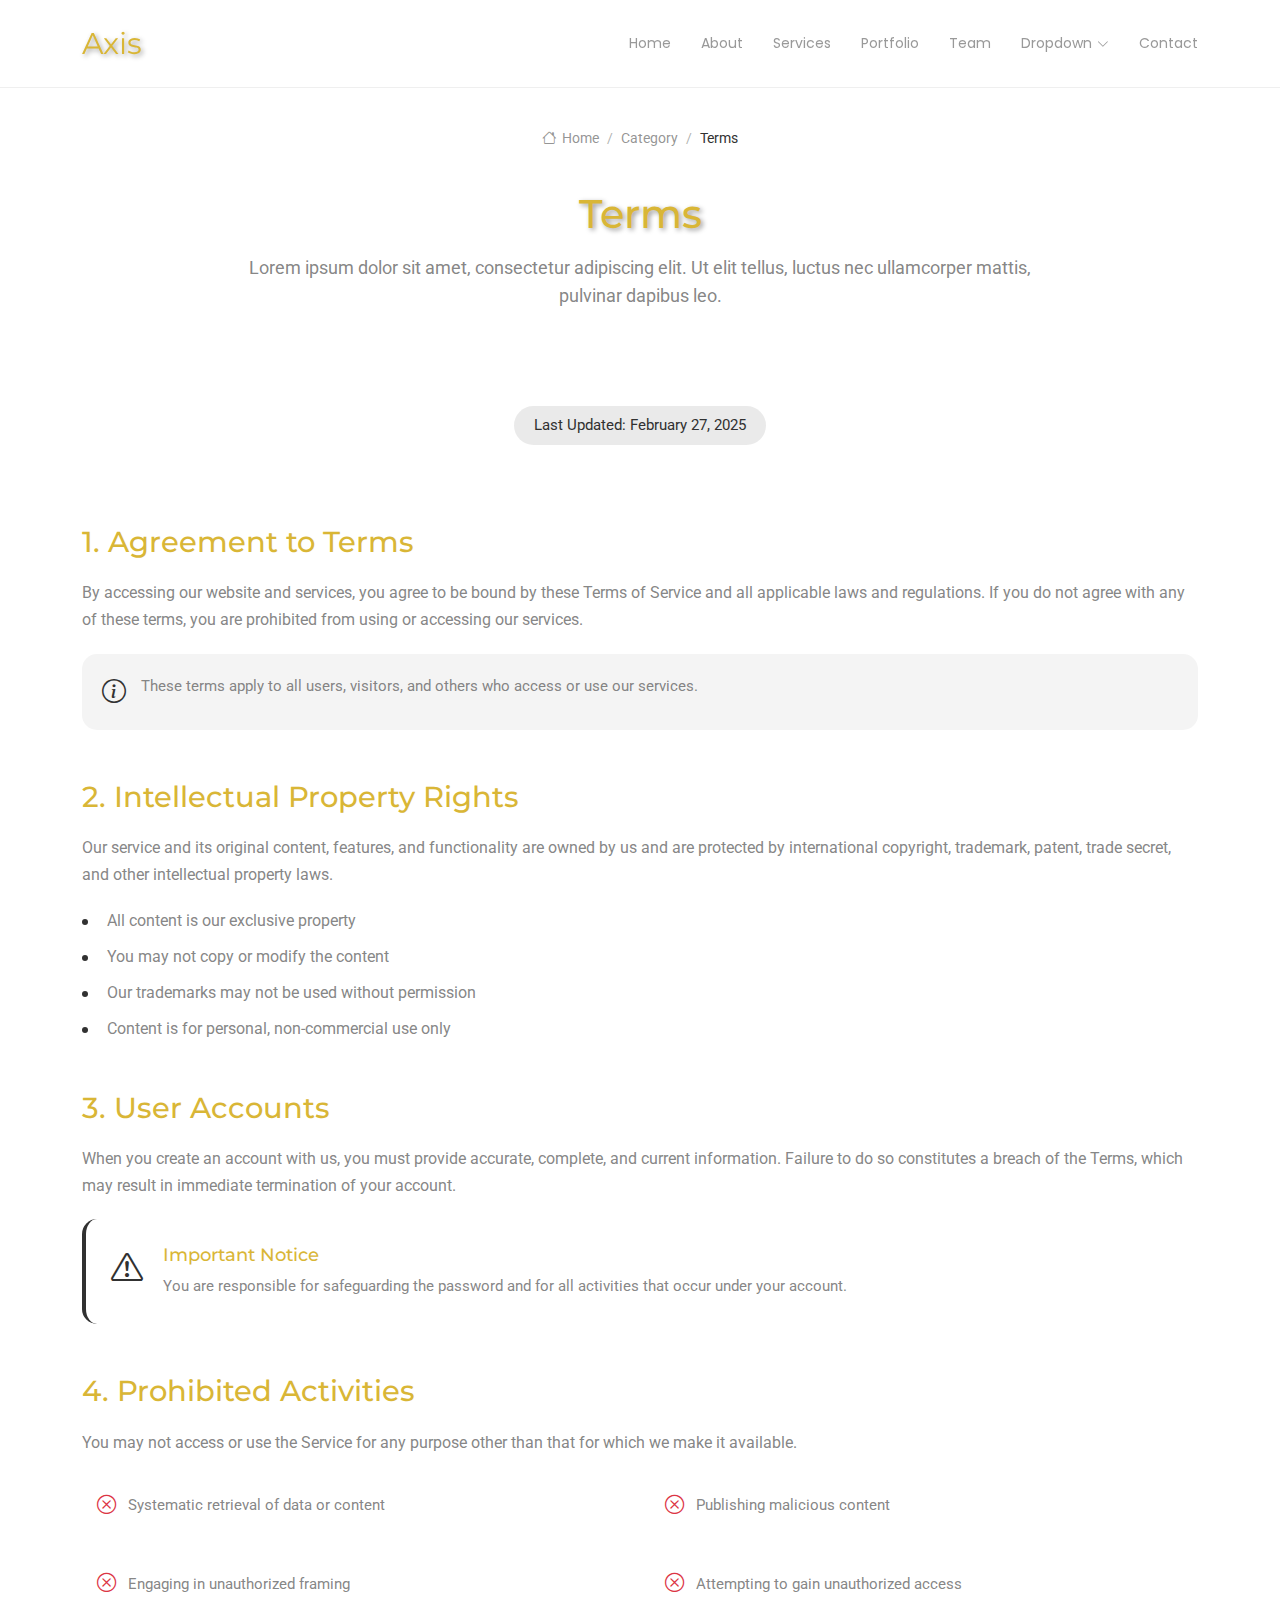
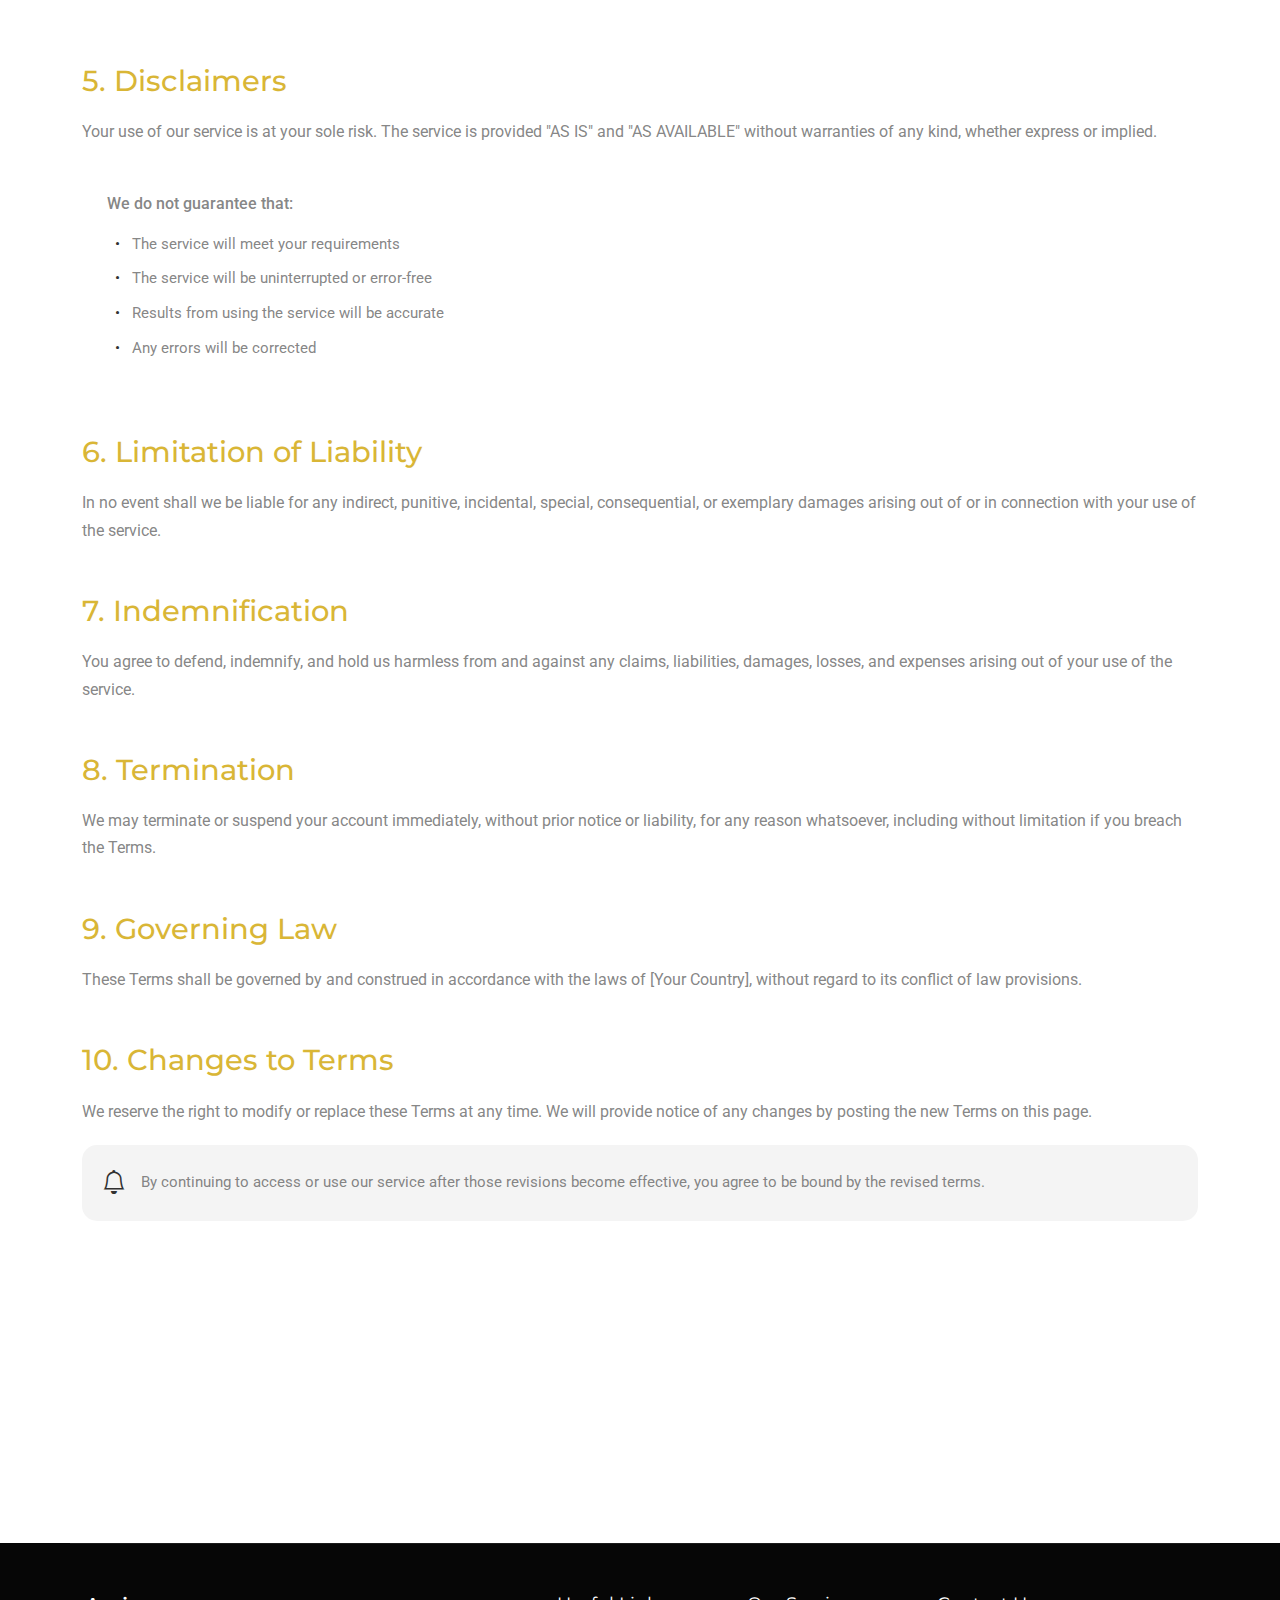
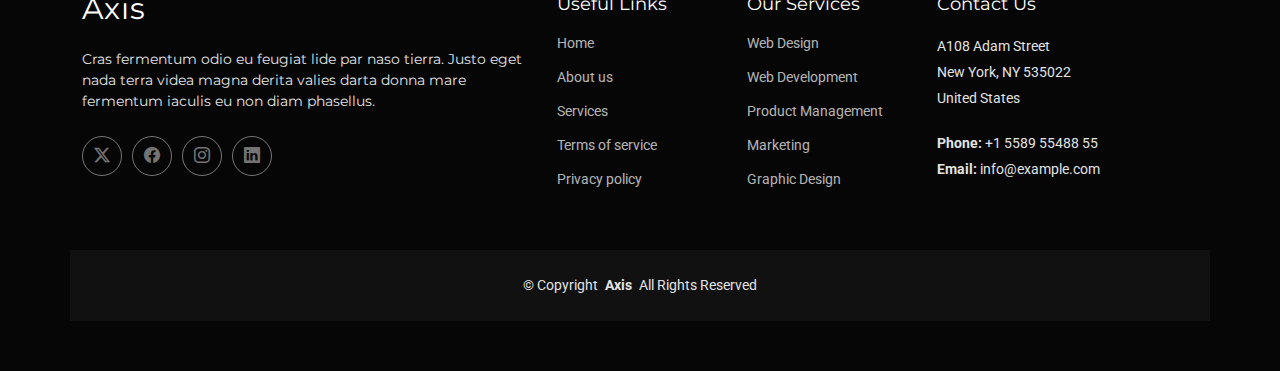
<file: terms.html>
<!DOCTYPE html>
<html lang="en">

<head>
  <meta charset="utf-8">
  <meta content="width=device-width, initial-scale=1.0" name="viewport">
  <title>Terms - Axis Bootstrap Template</title>
  <meta name="description" content="">
  <meta name="keywords" content="">

  <!-- Favicons -->
  <link href="assets/img/favicon.png" rel="icon">
  <link href="assets/img/apple-touch-icon.png" rel="apple-touch-icon">

  <!-- Fonts -->
  <link href="https://fonts.googleapis.com" rel="preconnect">
  <link href="https://fonts.gstatic.com" rel="preconnect" crossorigin>
  <link href="https://fonts.googleapis.com/css2?family=Roboto:ital,wght@0,100;0,300;0,400;0,500;0,700;0,900;1,100;1,300;1,400;1,500;1,700;1,900&family=Montserrat:ital,wght@0,100;0,200;0,300;0,400;0,500;0,600;0,700;0,800;0,900;1,100;1,200;1,300;1,400;1,500;1,600;1,700;1,800;1,900&family=Poppins:ital,wght@0,100;0,200;0,300;0,400;0,500;0,600;0,700;0,800;0,900;1,100;1,200;1,300;1,400;1,500;1,600;1,700;1,800;1,900&display=swap" rel="stylesheet">

  <!-- Vendor CSS Files -->
  <link href="assets/vendor/bootstrap/css/bootstrap.min.css" rel="stylesheet">
  <link href="assets/vendor/bootstrap-icons/bootstrap-icons.css" rel="stylesheet">
  <link href="assets/vendor/aos/aos.css" rel="stylesheet">
  <link href="assets/vendor/glightbox/css/glightbox.min.css" rel="stylesheet">
  <link href="assets/vendor/swiper/swiper-bundle.min.css" rel="stylesheet">

  <!-- Main CSS File -->
  <link href="assets/css/main.css" rel="stylesheet">

  <!-- =======================================================
  * Template Name: Axis
  * Template URL: https://bootstrapmade.com/axis-bootstrap-corporate-template/
  * Updated: Sep 13 2025 with Bootstrap v5.3.8
  * Author: BootstrapMade.com
  * License: https://bootstrapmade.com/license/
  ======================================================== -->
</head>

<body class="terms-page">

  <header id="header" class="header d-flex align-items-center sticky-top">
    <div class="container-fluid container-xl position-relative d-flex align-items-center justify-content-between">

      <a href="index.html" class="logo d-flex align-items-center">
        <!-- Uncomment the line below if you also wish to use an image logo -->
        <!-- <img src="assets/img/logo.webp" alt=""> -->
        <h1 class="sitename">Axis</h1>
      </a>

      <nav id="navmenu" class="navmenu">
        <ul>
          <li><a href="#hero">Home</a></li>
          <li><a href="#about">About</a></li>
          <li><a href="#services">Services</a></li>
          <li><a href="#portfolio">Portfolio</a></li>
          <li><a href="#team">Team</a></li>
          <li class="dropdown"><a href="#"><span>Dropdown</span> <i class="bi bi-chevron-down toggle-dropdown"></i></a>
            <ul>
              <li><a href="#">Dropdown 1</a></li>
              <li class="dropdown"><a href="#"><span>Deep Dropdown</span> <i class="bi bi-chevron-down toggle-dropdown"></i></a>
                <ul>
                  <li><a href="#">Deep Dropdown 1</a></li>
                  <li><a href="#">Deep Dropdown 2</a></li>
                  <li><a href="#">Deep Dropdown 3</a></li>
                  <li><a href="#">Deep Dropdown 4</a></li>
                  <li><a href="#">Deep Dropdown 5</a></li>
                </ul>
              </li>
              <li><a href="#">Dropdown 2</a></li>
              <li><a href="#">Dropdown 3</a></li>
              <li><a href="#">Dropdown 4</a></li>
            </ul>
          </li>
          <li><a href="#contact">Contact</a></li>
        </ul>
        <i class="mobile-nav-toggle d-xl-none bi bi-list"></i>
      </nav>

    </div>
  </header>

  <main class="main">

    <!-- Page Title -->
    <div class="page-title">
      <div class="breadcrumbs">
        <nav aria-label="breadcrumb">
          <ol class="breadcrumb">
            <li class="breadcrumb-item"><a href="#"><i class="bi bi-house"></i> Home</a></li>
            <li class="breadcrumb-item"><a href="#">Category</a></li>
            <li class="breadcrumb-item active current">Terms</li>
          </ol>
        </nav>
      </div>

      <div class="title-wrapper">
        <h1>Terms</h1>
        <p>Lorem ipsum dolor sit amet, consectetur adipiscing elit. Ut elit tellus, luctus nec ullamcorper mattis, pulvinar dapibus leo.</p>
      </div>
    </div><!-- End Page Title -->

    <!-- Terms Of Service Section -->
    <section id="terms-of-service" class="terms-of-service section">

      <div class="container" data-aos="fade-up">
        <!-- Page Header -->
        <div class="tos-header text-center" data-aos="fade-up">
          <span class="last-updated">Last Updated: February 27, 2025</span>
        </div>

        <!-- Content -->
        <div class="tos-content" data-aos="fade-up" data-aos-delay="200">
          <!-- Agreement Section -->
          <div id="agreement" class="content-section">
            <h3>1. Agreement to Terms</h3>
            <p>By accessing our website and services, you agree to be bound by these Terms of Service and all applicable laws and regulations. If you do not agree with any of these terms, you are prohibited from using or accessing our services.</p>
            <div class="info-box">
              <i class="bi bi-info-circle"></i>
              <p>These terms apply to all users, visitors, and others who access or use our services.</p>
            </div>
          </div>

          <!-- Intellectual Property -->
          <div id="intellectual-property" class="content-section">
            <h3>2. Intellectual Property Rights</h3>
            <p>Our service and its original content, features, and functionality are owned by us and are protected by international copyright, trademark, patent, trade secret, and other intellectual property laws.</p>
            <ul class="list-items">
              <li>All content is our exclusive property</li>
              <li>You may not copy or modify the content</li>
              <li>Our trademarks may not be used without permission</li>
              <li>Content is for personal, non-commercial use only</li>
            </ul>
          </div>

          <!-- User Accounts -->
          <div id="user-accounts" class="content-section">
            <h3>3. User Accounts</h3>
            <p>When you create an account with us, you must provide accurate, complete, and current information. Failure to do so constitutes a breach of the Terms, which may result in immediate termination of your account.</p>
            <div class="alert-box">
              <i class="bi bi-exclamation-triangle"></i>
              <div class="alert-content">
                <h5>Important Notice</h5>
                <p>You are responsible for safeguarding the password and for all activities that occur under your account.</p>
              </div>
            </div>
          </div>

          <!-- Prohibited Activities -->
          <div id="prohibited" class="content-section">
            <h3>4. Prohibited Activities</h3>
            <p>You may not access or use the Service for any purpose other than that for which we make it available.</p>
            <div class="prohibited-list">
              <div class="prohibited-item">
                <i class="bi bi-x-circle"></i>
                <span>Systematic retrieval of data or content</span>
              </div>
              <div class="prohibited-item">
                <i class="bi bi-x-circle"></i>
                <span>Publishing malicious content</span>
              </div>
              <div class="prohibited-item">
                <i class="bi bi-x-circle"></i>
                <span>Engaging in unauthorized framing</span>
              </div>
              <div class="prohibited-item">
                <i class="bi bi-x-circle"></i>
                <span>Attempting to gain unauthorized access</span>
              </div>
            </div>
          </div>

          <!-- Disclaimers -->
          <div id="disclaimer" class="content-section">
            <h3>5. Disclaimers</h3>
            <p>Your use of our service is at your sole risk. The service is provided "AS IS" and "AS AVAILABLE" without warranties of any kind, whether express or implied.</p>
            <div class="disclaimer-box">
              <p>We do not guarantee that:</p>
              <ul>
                <li>The service will meet your requirements</li>
                <li>The service will be uninterrupted or error-free</li>
                <li>Results from using the service will be accurate</li>
                <li>Any errors will be corrected</li>
              </ul>
            </div>
          </div>

          <!-- Limitation of Liability -->
          <div id="limitation" class="content-section">
            <h3>6. Limitation of Liability</h3>
            <p>In no event shall we be liable for any indirect, punitive, incidental, special, consequential, or exemplary damages arising out of or in connection with your use of the service.</p>
          </div>

          <!-- Indemnification -->
          <div id="indemnification" class="content-section">
            <h3>7. Indemnification</h3>
            <p>You agree to defend, indemnify, and hold us harmless from and against any claims, liabilities, damages, losses, and expenses arising out of your use of the service.</p>
          </div>

          <!-- Termination -->
          <div id="termination" class="content-section">
            <h3>8. Termination</h3>
            <p>We may terminate or suspend your account immediately, without prior notice or liability, for any reason whatsoever, including without limitation if you breach the Terms.</p>
          </div>

          <!-- Governing Law -->
          <div id="governing-law" class="content-section">
            <h3>9. Governing Law</h3>
            <p>These Terms shall be governed by and construed in accordance with the laws of [Your Country], without regard to its conflict of law provisions.</p>
          </div>

          <!-- Changes -->
          <div id="changes" class="content-section">
            <h3>10. Changes to Terms</h3>
            <p>We reserve the right to modify or replace these Terms at any time. We will provide notice of any changes by posting the new Terms on this page.</p>
            <div class="notice-box">
              <i class="bi bi-bell"></i>
              <p>By continuing to access or use our service after those revisions become effective, you agree to be bound by the revised terms.</p>
            </div>
          </div>
        </div>

        <!-- Contact Section -->
        <div class="tos-contact" data-aos="fade-up" data-aos-delay="300">
          <div class="contact-box">
            <div class="contact-icon">
              <i class="bi bi-envelope"></i>
            </div>
            <div class="contact-content">
              <h4>Questions About Terms?</h4>
              <p>If you have any questions about these Terms, please contact us.</p>
              <a href="#" class="contact-link">Contact Support</a>
            </div>
          </div>
        </div>
      </div>

    </section><!-- /Terms Of Service Section -->

  </main>

  <footer id="footer" class="footer dark-background">

    <div class="container footer-top">
      <div class="row gy-4">
        <div class="col-lg-5 col-md-12 footer-about">
          <a href="index.html" class="logo d-flex align-items-center">
            <span class="sitename">Axis</span>
          </a>
          <p>Cras fermentum odio eu feugiat lide par naso tierra. Justo eget nada terra videa magna derita valies darta donna mare fermentum iaculis eu non diam phasellus.</p>
          <div class="social-links d-flex mt-4">
            <a href=""><i class="bi bi-twitter-x"></i></a>
            <a href=""><i class="bi bi-facebook"></i></a>
            <a href=""><i class="bi bi-instagram"></i></a>
            <a href=""><i class="bi bi-linkedin"></i></a>
          </div>
        </div>

        <div class="col-lg-2 col-6 footer-links">
          <h4>Useful Links</h4>
          <ul>
            <li><a href="#">Home</a></li>
            <li><a href="#">About us</a></li>
            <li><a href="#">Services</a></li>
            <li><a href="#">Terms of service</a></li>
            <li><a href="#">Privacy policy</a></li>
          </ul>
        </div>

        <div class="col-lg-2 col-6 footer-links">
          <h4>Our Services</h4>
          <ul>
            <li><a href="#">Web Design</a></li>
            <li><a href="#">Web Development</a></li>
            <li><a href="#">Product Management</a></li>
            <li><a href="#">Marketing</a></li>
            <li><a href="#">Graphic Design</a></li>
          </ul>
        </div>

        <div class="col-lg-3 col-md-12 footer-contact text-center text-md-start">
          <h4>Contact Us</h4>
          <p>A108 Adam Street</p>
          <p>New York, NY 535022</p>
          <p>United States</p>
          <p class="mt-4"><strong>Phone:</strong> <span>+1 5589 55488 55</span></p>
          <p><strong>Email:</strong> <span>info@example.com</span></p>
        </div>

      </div>
    </div>

    <div class="container copyright text-center mt-4">
      <p>© <span>Copyright</span> <strong class="px-1 sitename">Axis</strong> <span>All Rights Reserved</span></p>
    </div>

  </footer>

  <!-- Scroll Top -->
  <a href="#" id="scroll-top" class="scroll-top d-flex align-items-center justify-content-center"><i class="bi bi-arrow-up-short"></i></a>

  <!-- Preloader -->
  <div id="preloader"></div>

  <!-- Vendor JS Files -->
  <script src="assets/vendor/bootstrap/js/bootstrap.bundle.min.js"></script>
  <script src="assets/vendor/php-email-form/validate.js"></script>
  <script src="assets/vendor/aos/aos.js"></script>
  <script src="assets/vendor/glightbox/js/glightbox.min.js"></script>
  <script src="assets/vendor/purecounter/purecounter_vanilla.js"></script>
  <script src="assets/vendor/imagesloaded/imagesloaded.pkgd.min.js"></script>
  <script src="assets/vendor/isotope-layout/isotope.pkgd.min.js"></script>
  <script src="assets/vendor/swiper/swiper-bundle.min.js"></script>

  <!-- Main JS File -->
  <script src="assets/js/main.js"></script>

</body>

</html>
</file>
<file: assets/css/main.css>
/**
* Template Name: Axis
* Template URL: https://bootstrapmade.com/axis-bootstrap-corporate-template/
* Updated: Sep 13 2025 with Bootstrap v5.3.8
* Author: BootstrapMade.com
* License: https://bootstrapmade.com/license/
*/

@charset "UTF-8";

/*--------------------------------------------------------------
# Font & Color Variables
# Help: https://bootstrapmade.com/color-system/
--------------------------------------------------------------*/
/* Fonts */
:root {
  --default-font: "Roboto", system-ui, -apple-system, "Segoe UI", Roboto,
    "Helvetica Neue", Arial, "Noto Sans", "Liberation Sans", sans-serif,
    "Apple Color Emoji", "Segoe UI Emoji", "Segoe UI Symbol", "Noto Color Emoji";
  --heading-font: "Montserrat", sans-serif;
  --nav-font: "Poppins", sans-serif;
}

/* Global Colors - The following color variables are used throughout the website. Updating them here will change the color scheme of the entire website */
:root {
  --background-color: #ffffff; /* Background color for the entire website, including individual sections */
  --default-color: #666666; /* Default color used for the majority of the text content across the entire website */
  --heading-color: #d9b636; // #000000; /* Color for headings, subheadings and title throughout the website */
  --accent-color: #313131; /* Accent color that represents your brand on the website. It's used for buttons, links, and other elements that need to stand out */
  --surface-color: #ffffff; /* The surface color is used as a background of boxed elements within sections, such as cards, icon boxes, or other elements that require a visual separation from the global background. */
  --contrast-color: #ffffff; /* Contrast color for text, ensuring readability against backgrounds of accent, heading, or default colors. */
  --default-rgb: rgb(217, 182, 54, 0.4); //rgb version
}

/* Nav Menu Colors - The following color variables are used specifically for the navigation menu. They are separate from the global colors to allow for more customization options */
:root {
  --nav-color: #999999; /* The default color of the main navmenu links */
  --nav-hover-color: #000000; /* Applied to main navmenu links when they are hovered over or active */
  --nav-mobile-background-color: #ffffff; /* Used as the background color for mobile navigation menu */
  --nav-dropdown-background-color: #ffffff; /* Used as the background color for dropdown items that appear when hovering over primary navigation items */
  --nav-dropdown-color: #666666; /* Used for navigation links of the dropdown items in the navigation menu. */
  --nav-dropdown-hover-color: #313131; /* Similar to --nav-hover-color, this color is applied to dropdown navigation links when they are hovered over. */
}

/* Color Presets - These classes override global colors when applied to any section or element, providing reuse of the sam color scheme. */

.light-background {
  --background-color: #f9f9f9;
  --surface-color: #ffffff;
}

.dark-background {
  --background-color: #060606;
  --default-color: #e3e3e3;
  --heading-color: #ffffff;
  --accent-color: #bdb5b5;
  --surface-color: #252525;
  --contrast-color: #ffffff;
}

/* Smooth scroll */
:root {
  scroll-behavior: smooth;
}

/*--------------------------------------------------------------
# General Styling & Shared Classes
--------------------------------------------------------------*/
body {
  color: var(--default-color);
  background-color: var(--background-color);
  font-family: var(--default-font);
}

a {
  color: var(--accent-color);
  text-decoration: none;
  transition: 0.3s;
}

a:hover {
  color: color-mix(in srgb, var(--accent-color), transparent 25%);
  text-decoration: none;
}

h1,
h2,
h3,
h4,
h5,
h6 {
  color: var(--heading-color);
  font-family: var(--heading-font);
}

h1 {
  text-shadow: 2px 2px 5px rgba(0, 0, 0, 0.4);
  font-weight: 400;
}

/* PHP Email Form Messages
------------------------------*/
.php-email-form .error-message {
  display: none;
  background: #df1529;
  color: #ffffff;
  text-align: left;
  padding: 15px;
  margin-bottom: 24px;
  font-weight: 600;
}

.php-email-form .sent-message {
  display: none;
  color: #ffffff;
  background: #059652;
  text-align: center;
  padding: 15px;
  margin-bottom: 24px;
  font-weight: 600;
}

.php-email-form .loading {
  display: none;
  background: var(--surface-color);
  text-align: center;
  padding: 15px;
  margin-bottom: 24px;
}

.php-email-form .loading:before {
  content: "";
  display: inline-block;
  border-radius: 50%;
  width: 24px;
  height: 24px;
  margin: 0 10px -6px 0;
  border: 3px solid var(--accent-color);
  border-top-color: var(--surface-color);
  animation: php-email-form-loading 1s linear infinite;
}

@keyframes php-email-form-loading {
  0% {
    transform: rotate(0deg);
  }

  100% {
    transform: rotate(360deg);
  }
}

/*--------------------------------------------------------------
# Global Header
--------------------------------------------------------------*/
.header {
  --background-color: rgba(255, 255, 255, 0);
  color: var(--default-color);
  background-color: var(--background-color);
  padding: 15px 0;
  transition: all 0.5s;
  z-index: 997;
}

.header .logo {
  line-height: 1;
}

.header .logo img {
  max-height: 85px; //32px;
  margin-right: 8px;
}

.header .logo h1 {
  font-size: 30px;
  margin: 0;
  font-weight: 400;
  color: var(--heading-color);
}

.scrolled .header {
  isolation: isolate;
  border-bottom: 1px solid
    color-mix(in srgb, var(--default-color), transparent 90%);
}

.scrolled .header::before {
  content: "";
  position: absolute;
  inset: 0;
  background: rgba(255, 255, 255, 0.8);
  backdrop-filter: blur(10px);
  -webkit-backdrop-filter: blur(10px);
  pointer-events: none;
  z-index: -1;
}

/*--------------------------------------------------------------
# Navigation Menu
--------------------------------------------------------------*/
/* Navmenu - Desktop */
@media (min-width: 1200px) {
  .navmenu {
    padding: 0;
  }

  .navmenu ul {
    margin: 0;
    padding: 0;
    display: flex;
    list-style: none;
    align-items: center;
  }

  .navmenu li {
    position: relative;
  }

  .navmenu a,
  .navmenu a:focus {
    color: var(--nav-color);
    padding: 18px 15px;
    font-size: 14px;
    font-family: var(--nav-font);
    font-weight: 400;
    display: flex;
    align-items: center;
    justify-content: space-between;
    white-space: nowrap;
    transition: 0.3s;
  }

  .navmenu a i,
  .navmenu a:focus i {
    font-size: 12px;
    line-height: 0;
    margin-left: 5px;
    transition: 0.3s;
  }

  .navmenu li:last-child a {
    padding-right: 0;
  }

  .navmenu li:hover > a,
  .navmenu .active,
  .navmenu .active:focus {
    color: var(--nav-hover-color);
  }

  .navmenu .dropdown ul {
    margin: 0;
    padding: 10px 0;
    background: var(--nav-dropdown-background-color);
    display: block;
    position: absolute;
    visibility: hidden;
    left: 14px;
    top: 130%;
    opacity: 0;
    transition: 0.3s;
    border-radius: 4px;
    z-index: 99;
    box-shadow: 0px 0px 30px rgba(0, 0, 0, 0.1);
  }

  .navmenu .dropdown ul li {
    min-width: 200px;
  }

  .navmenu .dropdown ul a {
    padding: 10px 20px;
    font-size: 15px;
    text-transform: none;
    color: var(--nav-dropdown-color);
  }

  .navmenu .dropdown ul a i {
    font-size: 12px;
  }

  .navmenu .dropdown ul a:hover,
  .navmenu .dropdown ul .active:hover,
  .navmenu .dropdown ul li:hover > a {
    color: var(--nav-dropdown-hover-color);
  }

  .navmenu .dropdown:hover > ul {
    opacity: 1;
    top: 100%;
    visibility: visible;
  }

  .navmenu .dropdown .dropdown ul {
    top: 0;
    left: -90%;
    visibility: hidden;
  }

  .navmenu .dropdown .dropdown:hover > ul {
    opacity: 1;
    top: 0;
    left: -100%;
    visibility: visible;
  }
}

/* Navmenu - Mobile */
@media (max-width: 1199px) {
  .mobile-nav-toggle {
    color: var(--nav-color);
    font-size: 28px;
    line-height: 0;
    margin-right: 10px;
    cursor: pointer;
    transition: color 0.3s;
  }

  .navmenu {
    padding: 0;
    z-index: 9997;
  }

  .navmenu ul {
    display: none;
    list-style: none;
    position: absolute;
    inset: 60px 20px 20px 20px;
    padding: 10px 0;
    margin: 0;
    border-radius: 6px;
    background-color: var(--nav-mobile-background-color);
    overflow-y: auto;
    transition: 0.3s;
    z-index: 9998;
    box-shadow: 0px 0px 30px rgba(0, 0, 0, 0.1);
  }

  .navmenu a,
  .navmenu a:focus {
    color: var(--nav-dropdown-color);
    padding: 10px 20px;
    font-family: var(--nav-font);
    font-size: 18px;
    font-weight: 300;
    display: flex;
    align-items: center;
    justify-content: space-between;
    white-space: nowrap;
    transition: 0.3s;
  }

  .navmenu a i,
  .navmenu a:focus i {
    font-size: 12px;
    line-height: 0;
    margin-left: 5px;
    width: 30px;
    height: 30px;
    display: flex;
    align-items: center;
    justify-content: center;
    border-radius: 50%;
    transition: 0.3s;
    background-color: color-mix(in srgb, var(--accent-color), transparent 90%);
  }

  .navmenu a i:hover,
  .navmenu a:focus i:hover {
    background-color: var(--accent-color);
    color: var(--contrast-color);
  }

  .navmenu a:hover,
  .navmenu .active,
  .navmenu .active:focus {
    color: var(--nav-dropdown-hover-color);
  }

  .navmenu .active i,
  .navmenu .active:focus i {
    background-color: var(--accent-color);
    color: var(--contrast-color);
    transform: rotate(180deg);
  }

  .navmenu .dropdown ul {
    position: static;
    display: none;
    z-index: 99;
    padding: 10px 0;
    margin: 10px 20px;
    background-color: var(--nav-dropdown-background-color);
    border: 1px solid color-mix(in srgb, var(--default-color), transparent 90%);
    box-shadow: none;
    transition: all 0.5s ease-in-out;
  }

  .navmenu .dropdown ul ul {
    background-color: rgba(33, 37, 41, 0.1);
  }

  .navmenu .dropdown > .dropdown-active {
    display: block;
    background-color: rgba(33, 37, 41, 0.03);
  }

  .mobile-nav-active {
    overflow: hidden;
  }

  .mobile-nav-active .mobile-nav-toggle {
    color: #fff;
    position: absolute;
    font-size: 32px;
    top: 15px;
    right: 15px;
    margin-right: 0;
    z-index: 9999;
  }

  .mobile-nav-active .navmenu {
    position: fixed;
    overflow: hidden;
    inset: 0;
    background: rgba(33, 37, 41, 0.8);
    transition: 0.3s;
  }

  .mobile-nav-active .navmenu > ul {
    display: block;
  }
}

/*--------------------------------------------------------------
# Global Footer
--------------------------------------------------------------*/
.footer {
  color: var(--default-color);
  background-color: var(--background-color);
  font-size: 14px;
  padding-bottom: 50px;
  position: relative;
}

.footer .footer-top {
  padding-top: 50px;
  border-top: 1px solid
    color-mix(in srgb, var(--default-color), transparent 90%);
}

.footer .footer-about .logo {
  line-height: 1;
  margin-bottom: 25px;
}

.footer .footer-about .logo img {
  max-height: 40px;
  margin-right: 6px;
}

.footer .footer-about .logo span {
  color: var(--heading-color);
  font-size: 30px;
  font-weight: 400;
  letter-spacing: 1px;
  font-family: var(--heading-font);
}

.footer .footer-about p {
  font-size: 14px;
  font-family: var(--heading-font);
}

.footer .social-links a {
  display: flex;
  align-items: center;
  justify-content: center;
  width: 40px;
  height: 40px;
  border-radius: 50%;
  border: 1px solid color-mix(in srgb, var(--default-color), transparent 50%);
  font-size: 16px;
  color: color-mix(in srgb, var(--default-color), transparent 50%);
  margin-right: 10px;
  transition: 0.3s;
}

.footer .social-links a:hover {
  color: var(--accent-color);
  border-color: var(--accent-color);
}

.footer h4 {
  font-size: 18px;
  font-weight: 400;
  position: relative;
  padding-bottom: 12px;
}

.footer .footer-links {
  margin-bottom: 30px;
}

.footer .footer-links ul {
  list-style: none;
  padding: 0;
  margin: 0;
}

.footer .footer-links ul i {
  padding-right: 2px;
  font-size: 12px;
  line-height: 0;
}

.footer .footer-links ul li {
  padding: 10px 0;
  display: flex;
  align-items: center;
}

.footer .footer-links ul li:first-child {
  padding-top: 0;
}

.footer .footer-links ul a {
  color: color-mix(in srgb, var(--default-color), transparent 20%);
  display: inline-block;
  line-height: 1;
}

.footer .footer-links ul a:hover {
  color: var(--accent-color);
}

.footer .footer-contact p {
  margin-bottom: 5px;
}

.footer .copyright {
  padding-top: 25px;
  padding-bottom: 25px;
  background-color: color-mix(in srgb, var(--default-color), transparent 95%);
}

.footer .copyright p {
  margin-bottom: 0;
}

.footer .credits {
  margin-top: 6px;
  font-size: 13px;
}

/*--------------------------------------------------------------
# Preloader
--------------------------------------------------------------*/
#preloader {
  position: fixed;
  inset: 0;
  z-index: 999999;
  overflow: hidden;
  background: var(--background-color);
  transition: all 0.6s ease-out;
}

#preloader:before {
  content: "";
  position: fixed;
  top: calc(50% - 30px);
  left: calc(50% - 30px);
  border: 6px solid #ffffff;
  border-color: var(--accent-color) transparent var(--accent-color) transparent;
  border-radius: 50%;
  width: 60px;
  height: 60px;
  animation: animate-preloader 1.5s linear infinite;
}

@keyframes animate-preloader {
  0% {
    transform: rotate(0deg);
  }

  100% {
    transform: rotate(360deg);
  }
}

/*--------------------------------------------------------------
# Scroll Top Button
--------------------------------------------------------------*/
.scroll-top {
  position: fixed;
  visibility: hidden;
  opacity: 0;
  right: 15px;
  bottom: 15px;
  z-index: 99999;
  background-color: var(--accent-color);
  width: 40px;
  height: 40px;
  border-radius: 4px;
  transition: all 0.4s;
}

.scroll-top i {
  font-size: 24px;
  color: var(--contrast-color);
  line-height: 0;
}

.scroll-top:hover {
  background-color: color-mix(in srgb, var(--accent-color), transparent 20%);
  color: var(--contrast-color);
}

.scroll-top.active {
  visibility: visible;
  opacity: 1;
}

/*--------------------------------------------------------------
# Disable aos animation delay on mobile devices
--------------------------------------------------------------*/
@media screen and (max-width: 768px) {
  [data-aos-delay] {
    transition-delay: 0 !important;
  }
}

/*--------------------------------------------------------------
# Global Page Titles & Breadcrumbs
--------------------------------------------------------------*/
.page-title {
  text-align: center;
  padding: 40px 0 20px 0;
  border-top: 1px solid
    color-mix(in srgb, var(--default-color), transparent 90%);
}

.page-title .breadcrumbs {
  margin-bottom: 1.5rem;
}

.page-title .breadcrumbs .breadcrumb {
  justify-content: center;
  margin: 0;
  padding: 0;
  background: none;
}

.page-title .breadcrumbs .breadcrumb .breadcrumb-item {
  font-size: 0.9rem;
  color: color-mix(in srgb, var(--default-color), transparent 30%);
}

.page-title .breadcrumbs .breadcrumb .breadcrumb-item.active {
  color: var(--accent-color);
}

.page-title .breadcrumbs .breadcrumb .breadcrumb-item a {
  color: inherit;
  text-decoration: none;
  transition: color 0.3s ease;
}

.page-title .breadcrumbs .breadcrumb .breadcrumb-item a:hover {
  color: var(--accent-color);
}

.page-title .breadcrumbs .breadcrumb .breadcrumb-item a i {
  font-size: 0.9rem;
  margin-right: 0.2rem;
}

.page-title
  .breadcrumbs
  .breadcrumb
  .breadcrumb-item
  + .breadcrumb-item::before {
  color: color-mix(in srgb, var(--default-color), transparent 50%);
}

.page-title .title-wrapper {
  max-width: 800px;
  margin: 0 auto;
  padding: 1rem 0;
}

.page-title .title-wrapper h1 {
  font-size: 2.5rem;
  margin-bottom: 1rem;
  font-weight: 500;
  color: var(--heading-color);
}

.page-title .title-wrapper p {
  font-size: 1.1rem;
  color: color-mix(in srgb, var(--default-color), transparent 20%);
  margin: 0;
  line-height: 1.6;
}

@media (max-width: 768px) {
  .page-title .title-wrapper h1 {
    font-size: 2rem;
  }

  .page-title .title-wrapper p {
    font-size: 1rem;
  }
}

@media (max-width: 576px) {
  .page-title .title-wrapper h1 {
    font-size: 1.75rem;
  }
}

/*--------------------------------------------------------------
# Global Sections
--------------------------------------------------------------*/
section,
.section {
  color: var(--default-color);
  background-color: var(--background-color);
  padding: 60px 0;
  scroll-margin-top: 87px;
  overflow: clip;
}

@media (max-width: 1199px) {
  section,
  .section {
    scroll-margin-top: 66px;
  }
}

/*--------------------------------------------------------------
# Global Section Titles
--------------------------------------------------------------*/
.section-title {
  text-align: center;
  padding-bottom: 60px;
  position: relative;
}

.section-title h2 {
  font-size: 2.8rem;
  font-weight: 400;
  line-height: 1.2;
  color: var(--heading-color);
  margin-bottom: 1.5rem;
  letter-spacing: -1px;
}

@media (max-width: 768px) {
  .section-title h2 {
    font-size: 2.5rem;
  }
}

.section-title .subtitle {
  display: inline-block;
  font-size: 0.875rem;
  font-weight: 400;
  color: var(--accent-color);
  text-transform: uppercase;
  letter-spacing: 2px;
  margin-bottom: 1.5rem;
  position: relative;
}

.section-title .subtitle::after {
  content: "";
  position: absolute;
  bottom: -8px;
  left: 50%;
  transform: translateX(-50%);
  width: 40px;
  height: 1px;
  background: var(--accent-color);
}

.section-title p {
  font-size: 1.125rem;
  line-height: 1.8;
  color: color-mix(in srgb, var(--default-color), transparent 25%);
  max-width: 900px;
  margin: 0 auto;
  text-wrap: balance;
}

/*--------------------------------------------------------------
# Hero Section
--------------------------------------------------------------*/
.hero {
  padding: 150px 0 100px; /*120px 0 100px;*/
  position: relative;
  overflow: hidden;
}

.hero .hero-content h1 {
  font-size: 3.5rem;
  font-weight: 300;
  line-height: 1.2;
  margin-bottom: 2rem;
  color: var(--heading-color);
}

@media (max-width: 768px) {
  .hero .hero-content h1 {
    font-size: 2.5rem;
  }
}

.hero .hero-content p {
  font-size: 1.125rem;
  line-height: 1.7;
  margin-bottom: 3rem;
  color: color-mix(in srgb, var(--default-color), transparent 20%);
}

.hero .hero-cta {
  display: flex;
  gap: 1.5rem;
  margin-bottom: 4rem;
  align-items: center;
}

@media (max-width: 576px) {
  .hero .hero-cta {
    flex-direction: column;
    align-items: flex-start;
    gap: 1rem;
  }
}

.hero .hero-cta .btn-primary {
  background-color: var(--accent-color);
  color: var(--contrast-color);
  padding: 14px 32px;
  border-radius: 6px;
  font-weight: 500;
  text-decoration: none;
  transition: all 0.3s ease;
  border: none;
  box-shadow: 0 4px 15px
    color-mix(in srgb, var(--accent-color), transparent 80%);
}

.hero .hero-cta .btn-primary:hover {
  background-color: color-mix(in srgb, var(--accent-color), black 10%);
  transform: translateY(-2px);
  box-shadow: 0 8px 25px
    color-mix(in srgb, var(--accent-color), transparent 70%);
}

.hero .hero-cta .btn-secondary {
  color: var(--heading-color);
  text-decoration: none;
  display: flex;
  align-items: center;
  gap: 0.5rem;
  font-weight: 500;
  transition: all 0.3s ease;
}

.hero .hero-cta .btn-secondary i {
  font-size: 1.5rem;
  color: var(--accent-color);
}

.hero .hero-cta .btn-secondary:hover {
  color: var(--accent-color);
  transform: translateX(5px);
}

.hero .hero-stats {
  display: flex;
  gap: 3rem;
}

@media (max-width: 768px) {
  .hero .hero-stats {
    gap: 2rem;
  }
}

@media (max-width: 576px) {
  .hero .hero-stats {
    flex-direction: column;
    gap: 1.5rem;
  }
}

.hero .hero-stats .stat-item .stat-number {
  font-size: 2rem;
  font-weight: 300;
  color: var(--accent-color);
  margin-bottom: 0.25rem;
}

.hero .hero-stats .stat-item .stat-label {
  font-size: 0.875rem;
  color: color-mix(in srgb, var(--default-color), transparent 40%);
  font-weight: 500;
}

.hero .hero-image {
  position: relative;
}

.hero .hero-image img {
  border-radius: 12px;
  box-shadow: 0 20px 60px
    color-mix(in srgb, var(--default-color), transparent 85%);
}

.hero .hero-image .floating-card {
  position: absolute;
  bottom: 20px;
  left: 20px;
  background: var(--surface-color);
  padding: 1.5rem;
  border-radius: 12px;
  box-shadow: 0 10px 40px
    color-mix(in srgb, var(--default-color), transparent 85%);
  display: flex;
  align-items: center;
  gap: 1rem;
  min-width: 200px;
}

@media (max-width: 768px) {
  .hero .hero-image .floating-card {
    bottom: 10px;
    left: 10px;
    padding: 1rem;
    min-width: 160px;
  }
}

.hero .hero-image .floating-card .card-icon {
  width: 50px;
  height: 50px;
  background: color-mix(in srgb, var(--accent-color), transparent 90%);
  border-radius: 10px;
  display: flex;
  align-items: center;
  justify-content: center;
}

.hero .hero-image .floating-card .card-icon i {
  font-size: 1.5rem;
  color: var(--accent-color);
}

.hero .hero-image .floating-card .card-content h5 {
  font-size: 0.875rem;
  font-weight: 600;
  margin: 0 0 0.25rem 0;
  color: var(--heading-color);
}

.hero .hero-image .floating-card .card-content .growth-percentage {
  font-size: 1.25rem;
  font-weight: 700;
  color: #22c55e;
}

@media (max-width: 992px) {
  .hero {
    padding: 80px 0 60px;
  }

  .hero::before {
    display: none;
  }

  .hero .row {
    flex-direction: column-reverse;
  }

  .hero .col-lg-6:first-child {
    margin-top: 3rem;
  }
}

/*--------------------------------------------------------------
# About Section
--------------------------------------------------------------*/
.about {
  padding-top: 120px;
  padding-bottom: 120px;
}

.about .content h2 {
  font-size: 42px;
  font-weight: 300;
  line-height: 1.3;
  margin-bottom: 30px;
  font-family: var(--heading-font);
}

@media (max-width: 768px) {
  .about .content h2 {
    font-size: 32px;
  }
}

.about .content .lead {
  font-size: 20px;
  font-weight: 400;
  line-height: 1.7;
  margin-bottom: 40px;
  color: color-mix(in srgb, var(--default-color), transparent 15%);
}

.about .content p {
  font-size: 16px;
  line-height: 1.8;
  margin-bottom: 25px;
  color: color-mix(in srgb, var(--default-color), transparent 25%);
}

.about .stats-row {
  display: flex;
  gap: 40px;
  margin: 60px 0;
}

@media (max-width: 576px) {
  .about .stats-row {
    flex-direction: column;
    gap: 30px;
  }
}

.about .stats-row .stat-item .stat-number {
  font-size: 48px;
  font-weight: 300;
  line-height: 1;
  color: var(--accent-color);
  font-family: var(--heading-font);
}

.about .stats-row .stat-item .stat-label {
  font-size: 14px;
  font-weight: 500;
  text-transform: uppercase;
  letter-spacing: 1px;
  color: color-mix(in srgb, var(--default-color), transparent 40%);
  margin-top: 8px;
}

.about .cta-section {
  display: flex;
  gap: 20px;
  margin-top: 50px;
}

@media (max-width: 576px) {
  .about .cta-section {
    flex-direction: column;
  }
}

.about .cta-section .btn-primary {
  display: inline-flex;
  align-items: center;
  padding: 16px 32px;
  background-color: var(--accent-color);
  color: var(--contrast-color);
  text-decoration: none;
  border-radius: 6px;
  font-weight: 500;
  transition: all 0.3s ease;
}

.about .cta-section .btn-primary:hover {
  background-color: color-mix(in srgb, var(--accent-color), black 10%);
  transform: translateY(-2px);
  color: var(--contrast-color);
}

.about .cta-section .btn-outline {
  display: inline-flex;
  align-items: center;
  padding: 16px 32px;
  background-color: transparent;
  color: var(--heading-color);
  text-decoration: none;
  border: 2px solid color-mix(in srgb, var(--default-color), transparent 80%);
  border-radius: 6px;
  font-weight: 500;
  transition: all 0.3s ease;
}

.about .cta-section .btn-outline:hover {
  border-color: var(--accent-color);
  color: var(--accent-color);
  transform: translateY(-2px);
}

.about .image-wrapper {
  position: relative;
}

.about .image-wrapper img {
  border-radius: 12px;
  box-shadow: 0 20px 60px
    color-mix(in srgb, var(--default-color), transparent 90%);
}

.about .image-wrapper .floating-card {
  position: absolute;
  bottom: -30px;
  right: -30px;
  background-color: var(--surface-color);
  border-radius: 12px;
  padding: 30px;
  box-shadow: 0 15px 40px
    color-mix(in srgb, var(--default-color), transparent 85%);
  max-width: 280px;
}

@media (max-width: 992px) {
  .about .image-wrapper .floating-card {
    position: static;
    margin-top: 30px;
    max-width: none;
  }
}

.about .image-wrapper .floating-card .card-content {
  display: flex;
  align-items: center;
  gap: 20px;
}

.about .image-wrapper .floating-card .card-content .icon {
  width: 60px;
  height: 60px;
  background-color: color-mix(in srgb, var(--accent-color), transparent 90%);
  border-radius: 50%;
  display: flex;
  align-items: center;
  justify-content: center;
  flex-shrink: 0;
}

.about .image-wrapper .floating-card .card-content .icon i {
  font-size: 24px;
  color: var(--accent-color);
}

.about .image-wrapper .floating-card .card-content .text h4 {
  font-size: 18px;
  font-weight: 600;
  margin: 0 0 5px 0;
  color: var(--heading-color);
}

.about .image-wrapper .floating-card .card-content .text p {
  font-size: 14px;
  margin: 0;
  color: color-mix(in srgb, var(--default-color), transparent 30%);
  line-height: 1.6;
}

@media (max-width: 992px) {
  .about .row {
    text-align: center;
  }

  .about .content {
    margin-bottom: 60px;
  }

  .about .stats-row {
    justify-content: center;
  }
}

/*--------------------------------------------------------------
# Services Section
--------------------------------------------------------------*/
.services {
  background-color: color-mix(
    in srgb,
    var(--background-color),
    var(--accent-color) 2%
  );
}

.services .service-item {
  padding: 60px 40px;
  background-color: var(--surface-color);
  border-radius: 8px;
  transition: all 0.4s ease-in-out;
  height: 100%;
  display: flex;
  flex-direction: column;
  position: relative;
  overflow: hidden;
}

.services .service-item::before {
  content: "";
  position: absolute;
  top: 0;
  left: 0;
  right: 0;
  height: 4px;
  background: linear-gradient(
    90deg,
    var(--accent-color),
    color-mix(in srgb, var(--accent-color), var(--heading-color) 30%)
  );
  transform: scaleX(0);
  transform-origin: left;
  transition: transform 0.4s ease-in-out;
}

.services .service-item:hover {
  transform: translateY(-8px);
  box-shadow: 0 20px 40px
    color-mix(in srgb, var(--default-color), transparent 90%);
}

.services .service-item:hover::before {
  transform: scaleX(1);
}

.services .service-item:hover .service-icon {
  transform: scale(1.1);
}

.services .service-item:hover .service-link {
  color: var(--accent-color);
}

.services .service-item:hover .service-link i {
  transform: translateX(8px);
}

.services .service-item .service-icon {
  width: 80px;
  height: 80px;
  background: linear-gradient(
    135deg,
    var(--accent-color),
    color-mix(in srgb, var(--accent-color), var(--heading-color) 20%)
  );
  border-radius: 50%;
  display: flex;
  align-items: center;
  justify-content: center;
  margin-bottom: 32px;
  transition: transform 0.4s ease-in-out;
  flex-shrink: 0;
}

.services .service-item .service-icon i {
  font-size: 32px;
  color: var(--contrast-color);
}

.services .service-item h3 {
  font-size: 24px;
  font-weight: 400;
  margin-bottom: 20px;
  line-height: 1.3;
}

.services .service-item p {
  font-size: 16px;
  line-height: 1.7;
  color: color-mix(in srgb, var(--default-color), transparent 20%);
  margin-bottom: 32px;
  flex-grow: 1;
}

.services .service-item .service-link {
  color: var(--heading-color);
  text-decoration: none;
  font-weight: 500;
  font-size: 15px;
  display: inline-flex;
  align-items: center;
  gap: 8px;
  transition: all 0.3s ease-in-out;
  align-self: flex-start;
}

.services .service-item .service-link i {
  font-size: 16px;
  transition: transform 0.3s ease-in-out;
}

@media (max-width: 768px) {
  .services .service-item {
    padding: 40px 24px;
  }

  .services .service-item .service-icon {
    width: 64px;
    height: 64px;
    margin-bottom: 24px;
  }

  .services .service-item .service-icon i {
    font-size: 28px;
  }

  .services .service-item h3 {
    font-size: 20px;
    margin-bottom: 16px;
  }

  .services .service-item p {
    font-size: 15px;
    margin-bottom: 24px;
  }
}

/*--------------------------------------------------------------
# Why Us Section
--------------------------------------------------------------*/
.why-us {
  padding: 100px 0;
}

.why-choose-us-wrapper {
  display: flex;
  justify-content: center;
  align-items: center;
}

.why-us .content {
  margin-bottom: 60px;
}

.why-us .content h2 {
  font-size: 2.5rem;
  font-weight: 300;
  margin-bottom: 30px;
  line-height: 1.2;
}

@media (max-width: 768px) {
  .why-us .content h2 {
    font-size: 2rem;
  }
}

.why-us .content p {
  font-size: 1.125rem;
  line-height: 1.7;
  color: color-mix(in srgb, var(--default-color), transparent 20%);
  margin: 0;
}

.why-us .image-wrapper {
  position: relative;
}

.why-us .image-wrapper img {
  border-radius: 8px;
  box-shadow: 0 20px 40px
    color-mix(in srgb, var(--default-color), transparent 85%);
  transition: transform 0.4s ease-in-out;
}

.why-us .image-wrapper img:hover {
  transform: translateY(-8px);
}

.why-us .features-grid {
  margin-top: 80px;
}

.why-us .feature-item {
  display: flex;
  gap: 25px;
  padding: 40px 0;
  transition: transform 0.3s ease-in-out;
}

.why-us .feature-item:hover {
  transform: translateY(-5px);
}

.why-us .feature-item:hover .icon-wrapper {
  background-color: var(--accent-color);
  color: var(--contrast-color);
  transform: scale(1.1);
}

@media (max-width: 768px) {
  .why-us .feature-item {
    flex-direction: column;
    text-align: center;
    gap: 20px;
    padding: 30px 0;
  }
}

.why-us .icon-wrapper {
  flex-shrink: 0;
  width: 70px;
  height: 70px;
  border-radius: 50%;
  background-color: color-mix(in srgb, var(--accent-color), transparent 90%);
  color: var(--accent-color);
  display: flex;
  align-items: center;
  justify-content: center;
  font-size: 1.75rem;
  transition: all 0.4s ease-in-out;
}

@media (max-width: 768px) {
  .why-us .icon-wrapper {
    margin: 0 auto;
  }
}

.why-us .feature-content {
  flex: 1;
}

.why-us .feature-content h3 {
  font-size: 1.5rem;
  font-weight: 400;
  margin-bottom: 15px;
  line-height: 1.3;
}

@media (max-width: 768px) {
  .why-us .feature-content h3 {
    font-size: 1.25rem;
  }
}

.why-us .feature-content p {
  font-size: 1rem;
  line-height: 1.7;
  color: color-mix(in srgb, var(--default-color), transparent 25%);
  margin: 0;
}

@media (max-width: 992px) {
  .why-us .content {
    margin-bottom: 40px;
    text-align: center;
  }

  .why-us .features-grid {
    margin-top: 60px;
  }
}

/*--------------------------------------------------------------
# Portfolio Section
--------------------------------------------------------------*/
.portfolio .portfolio-filters {
  display: flex;
  justify-content: center;
  flex-wrap: wrap;
  gap: 0;
  margin-bottom: 80px;
  padding: 0;
  list-style: none;
}

@media (max-width: 768px) {
  .portfolio .portfolio-filters {
    margin-bottom: 60px;
    gap: 8px;
  }
}

.portfolio .portfolio-filters li {
  padding: 20px 0;
  margin: 0 40px;
  font-size: 0.95rem;
  font-weight: 300;
  cursor: pointer;
  transition: all 0.4s ease;
  color: color-mix(in srgb, var(--default-color), transparent 40%);
  position: relative;
}

@media (max-width: 768px) {
  .portfolio .portfolio-filters li {
    margin: 0 20px;
    padding: 16px 0;
    font-size: 0.9rem;
  }
}

@media (max-width: 576px) {
  .portfolio .portfolio-filters li {
    margin: 0 12px;
    padding: 14px 0;
    font-size: 0.85rem;
  }
}

.portfolio .portfolio-filters li::after {
  content: "";
  position: absolute;
  bottom: 0;
  left: 50%;
  width: 0;
  height: 1px;
  background-color: var(--accent-color);
  transition: all 0.4s ease;
  transform: translateX(-50%);
}

.portfolio .portfolio-filters li:hover {
  color: var(--default-color);
}

.portfolio .portfolio-filters li:hover::after {
  width: 100%;
}

.portfolio .portfolio-filters li.filter-active {
  color: var(--default-color);
  font-weight: 400;
}

.portfolio .portfolio-filters li.filter-active::after {
  width: 100%;
}

.portfolio .portfolio-card {
  height: 100%;
}

.portfolio .portfolio-card .project-visual {
  position: relative;
  overflow: hidden;
  border-radius: 6px;
}

.portfolio .portfolio-card .project-visual img {
  width: 100%;
  height: 300px;
  object-fit: cover;
  transition: transform 0.6s ease;
}

@media (max-width: 768px) {
  .portfolio .portfolio-card .project-visual img {
    height: 250px;
  }
}

.portfolio .portfolio-card .project-visual .project-overlay {
  position: absolute;
  top: 0;
  left: 0;
  width: 100%;
  height: 100%;
  background: linear-gradient(
    135deg,
    rgba(54, 144, 231, 0.85),
    rgba(54, 144, 231, 0.75)
  );
  display: flex;
  align-items: center;
  justify-content: center;
  opacity: 0;
  visibility: hidden;
  transition: all 0.4s ease;
}

.portfolio .portfolio-card .project-visual .project-overlay .overlay-content {
  display: flex;
  gap: 20px;
}

.portfolio .portfolio-card .project-visual .project-overlay .overlay-content a {
  width: 48px;
  height: 48px;
  background-color: var(--contrast-color);
  color: var(--accent-color);
  border-radius: 6px;
  display: flex;
  align-items: center;
  justify-content: center;
  font-size: 1.1rem;
  transition: all 0.3s ease;
}

.portfolio
  .portfolio-card
  .project-visual
  .project-overlay
  .overlay-content
  a:hover {
  transform: translateY(-2px);
  box-shadow: 0 8px 25px rgba(0, 0, 0, 0.15);
}

.portfolio .portfolio-card .project-visual:hover img {
  transform: scale(1.05);
}

.portfolio .portfolio-card .project-visual:hover .project-overlay {
  opacity: 1;
  visibility: visible;
}

.portfolio .portfolio-card .project-details {
  padding: 20px 0;
  height: 100%;
  display: flex;
  flex-direction: column;
}

.portfolio .portfolio-card .project-details .project-header {
  display: flex;
  justify-content: space-between;
  align-items: center;
  margin-bottom: 20px;
}

.portfolio .portfolio-card .project-details .project-header .project-category {
  font-size: 0.8rem;
  font-weight: 500;
  text-transform: uppercase;
  letter-spacing: 1px;
  color: var(--accent-color);
}

.portfolio .portfolio-card .project-details .project-header .project-year {
  font-size: 0.85rem;
  color: color-mix(in srgb, var(--default-color), transparent 50%);
  font-weight: 300;
}

.portfolio .portfolio-card .project-details .project-title {
  font-size: 1.5rem;
  font-weight: 300;
  margin-bottom: 20px;
  color: var(--heading-color);
  line-height: 1.3;
}

@media (max-width: 768px) {
  .portfolio .portfolio-card .project-details .project-title {
    font-size: 1.35rem;
  }
}

.portfolio .portfolio-card .project-details .project-description {
  font-size: 0.95rem;
  color: color-mix(in srgb, var(--default-color), transparent 30%);
  margin-bottom: 30px;
  line-height: 1.7;
  flex-grow: 1;
}

.portfolio .portfolio-card .project-details .project-meta {
  margin-top: auto;
}

.portfolio .portfolio-card .project-details .project-meta .client-name {
  display: block;
  font-size: 0.9rem;
  font-weight: 500;
  color: var(--default-color);
  margin-bottom: 16px;
}

.portfolio .portfolio-card .project-details .project-meta .project-scope {
  display: flex;
  flex-wrap: wrap;
  gap: 12px;
}

.portfolio
  .portfolio-card
  .project-details
  .project-meta
  .project-scope
  .scope-item {
  font-size: 0.8rem;
  font-weight: 400;
  color: color-mix(in srgb, var(--default-color), transparent 40%);
  padding: 6px 0;
  position: relative;
}

.portfolio
  .portfolio-card
  .project-details
  .project-meta
  .project-scope
  .scope-item:not(:last-child)::after {
  content: "·";
  position: absolute;
  right: -8px;
  color: color-mix(in srgb, var(--default-color), transparent 70%);
}

.portfolio .portfolio-conclusion {
  margin-top: 120px;
  text-align: center;
}

@media (max-width: 768px) {
  .portfolio .portfolio-conclusion {
    margin-top: 80px;
  }
}

.portfolio .portfolio-conclusion .conclusion-content {
  max-width: 600px;
  margin: 0 auto;
}

.portfolio .portfolio-conclusion .conclusion-content h4 {
  font-size: 1.75rem;
  font-weight: 300;
  margin-bottom: 20px;
  color: var(--heading-color);
}

@media (max-width: 768px) {
  .portfolio .portfolio-conclusion .conclusion-content h4 {
    font-size: 1.5rem;
  }
}

.portfolio .portfolio-conclusion .conclusion-content p {
  font-size: 1rem;
  color: color-mix(in srgb, var(--default-color), transparent 30%);
  margin-bottom: 40px;
  line-height: 1.7;
}

.portfolio .portfolio-conclusion .conclusion-content .conclusion-actions {
  display: flex;
  justify-content: center;
  gap: 40px;
  align-items: center;
}

@media (max-width: 576px) {
  .portfolio .portfolio-conclusion .conclusion-content .conclusion-actions {
    flex-direction: column;
    gap: 20px;
  }
}

.portfolio
  .portfolio-conclusion
  .conclusion-content
  .conclusion-actions
  .primary-action {
  display: inline-flex;
  align-items: center;
  gap: 8px;
  padding: 16px 32px;
  background-color: var(--accent-color);
  color: var(--contrast-color);
  border-radius: 6px;
  font-size: 0.95rem;
  font-weight: 400;
  text-decoration: none;
  transition: all 0.3s ease;
}

.portfolio
  .portfolio-conclusion
  .conclusion-content
  .conclusion-actions
  .primary-action
  i {
  font-size: 0.9rem;
  transition: transform 0.3s ease;
}

.portfolio
  .portfolio-conclusion
  .conclusion-content
  .conclusion-actions
  .primary-action:hover {
  background-color: color-mix(in srgb, var(--accent-color), black 10%);
  transform: translateY(-1px);
}

.portfolio
  .portfolio-conclusion
  .conclusion-content
  .conclusion-actions
  .primary-action:hover
  i {
  transform: translateX(2px);
}

.portfolio
  .portfolio-conclusion
  .conclusion-content
  .conclusion-actions
  .secondary-action {
  color: var(--default-color);
  font-size: 0.95rem;
  font-weight: 400;
  text-decoration: none;
  position: relative;
}

.portfolio
  .portfolio-conclusion
  .conclusion-content
  .conclusion-actions
  .secondary-action::after {
  content: "";
  position: absolute;
  bottom: -2px;
  left: 0;
  width: 0;
  height: 1px;
  background-color: var(--default-color);
  transition: width 0.3s ease;
}

.portfolio
  .portfolio-conclusion
  .conclusion-content
  .conclusion-actions
  .secondary-action:hover {
  color: var(--default-color);
}

.portfolio
  .portfolio-conclusion
  .conclusion-content
  .conclusion-actions
  .secondary-action:hover::after {
  width: 100%;
}

/*--------------------------------------------------------------
# Team Section
--------------------------------------------------------------*/
.team .team-member {
  text-align: center;
  margin-bottom: 40px;
  transition: all 0.3s ease-in-out;
}

.team .team-member .member-img {
  position: relative;
  overflow: hidden;
  border-radius: 8px;
  margin-bottom: 30px;
}

.team .team-member .member-img img {
  transition: all 0.3s ease-in-out;
  width: 100%;
  height: auto;
  filter: grayscale(100%);
}

.team .team-member .member-info h4 {
  font-weight: 300;
  font-size: 1.5rem;
  margin-bottom: 8px;
  color: var(--heading-color);
  line-height: 1.3;
}

.team .team-member .member-info span {
  display: block;
  font-size: 0.9rem;
  color: var(--accent-color);
  font-weight: 400;
  margin-bottom: 20px;
  letter-spacing: 0.5px;
}

.team .team-member .member-info p {
  font-size: 0.95rem;
  line-height: 1.7;
  color: color-mix(in srgb, var(--default-color), transparent 20%);
  margin-bottom: 25px;
  padding: 0 10px;
}

.team .team-member .member-info .social {
  display: flex;
  justify-content: center;
  gap: 15px;
}

.team .team-member .member-info .social a {
  display: inline-flex;
  align-items: center;
  justify-content: center;
  width: 40px;
  height: 40px;
  border: 1px solid color-mix(in srgb, var(--default-color), transparent 85%);
  border-radius: 50%;
  color: color-mix(in srgb, var(--default-color), transparent 40%);
  font-size: 16px;
  transition: all 0.3s ease-in-out;
}

.team .team-member .member-info .social a:hover {
  color: var(--contrast-color);
  background-color: var(--accent-color);
  border-color: var(--accent-color);
  transform: translateY(-2px);
}

.team .team-member:hover .member-img img {
  transform: scale(1.05);
  filter: grayscale(0%);
}

@media (max-width: 992px) {
  .team .team-member .member-info h4 {
    font-size: 1.3rem;
  }

  .team .team-member .member-info p {
    font-size: 0.9rem;
  }
}

@media (max-width: 768px) {
  .team .team-member .member-info h4 {
    font-size: 1.2rem;
  }

  .team .team-member .member-info p {
    padding: 0;
    font-size: 0.85rem;
  }

  .team .team-member .member-info .social {
    gap: 12px;
  }

  .team .team-member .member-info .social a {
    width: 36px;
    height: 36px;
    font-size: 14px;
  }
}

/*--------------------------------------------------------------
# Testimonials Section
--------------------------------------------------------------*/
.testimonials {
  position: relative;
  overflow: hidden;
  /* Swiper Navigation */
  /* Swiper Pagination */
  /* Responsive Styles */
}

.testimonials .testimonial-slider {
  position: relative;
  padding-bottom: 50px;
}

.testimonials .testimonial-slider .swiper-wrapper {
  height: auto !important;
}

.testimonials .testimonial-item {
  background: linear-gradient(
    135deg,
    var(--surface-color) 0%,
    color-mix(in srgb, var(--surface-color), var(--accent-color) 2%) 100%
  );
  border-radius: 20px;
  padding: 0;
  height: 100%;
  border: 1px solid color-mix(in srgb, var(--default-color), transparent 90%);
  transition: all 0.4s ease;
  overflow: hidden;
  position: relative;
}

.testimonials .testimonial-item::before {
  content: "";
  position: absolute;
  top: 0;
  left: 0;
  right: 0;
  height: 4px;
  background: linear-gradient(
    90deg,
    var(--accent-color),
    color-mix(in srgb, var(--accent-color), var(--heading-color) 30%)
  );
  transform: scaleX(0);
  transform-origin: left;
  transition: transform 0.4s ease;
}

.testimonials .testimonial-item:hover {
  border-color: var(--accent-color);
}

.testimonials .testimonial-item:hover::before {
  transform: scaleX(1);
}

.testimonials .testimonial-item:hover .testimonial-header img {
  transform: scale(1.05);
}

.testimonials .testimonial-item:hover .quote-icon {
  color: var(--accent-color);
  transform: scale(1.1);
}

.testimonials .testimonial-header {
  position: relative;
  text-align: center;
  padding: 30px 30px 20px;
  background: linear-gradient(
    135deg,
    color-mix(in srgb, var(--surface-color), var(--accent-color) 3%) 0%,
    var(--surface-color) 100%
  );
}

.testimonials .testimonial-header img {
  width: 80px;
  height: 80px;
  border-radius: 50%;
  object-fit: cover;
  border: 4px solid color-mix(in srgb, var(--accent-color), transparent 70%);
  margin-bottom: 15px;
  transition: all 0.3s ease;
  box-shadow: 0 5px 15px rgba(0, 0, 0, 0.1);
}

.testimonials .testimonial-header .rating {
  display: flex;
  justify-content: center;
  gap: 3px;
}

.testimonials .testimonial-header .rating i {
  color: #ffc107;
  font-size: 0.9rem;
}

.testimonials .testimonial-body {
  padding: 0 30px 20px;
}

.testimonials .testimonial-body p {
  font-size: 1rem;
  line-height: 1.6;
  color: color-mix(in srgb, var(--default-color), transparent 20%);
  margin: 0;
  font-style: italic;
  text-align: center;
  position: relative;
}

.testimonials .testimonial-body p::before,
.testimonials .testimonial-body p::after {
  content: '"';
  font-size: 1.5rem;
  color: var(--accent-color);
  opacity: 0.6;
  font-family: serif;
  position: absolute;
}

.testimonials .testimonial-body p::before {
  top: -5px;
  left: -10px;
}

.testimonials .testimonial-body p::after {
  bottom: -20px;
  right: -5px;
}

.testimonials .testimonial-footer {
  padding: 20px 30px 30px;
  text-align: center;
  position: relative;
}

.testimonials .testimonial-footer h5 {
  font-size: 1.1rem;
  font-weight: 600;
  color: var(--heading-color);
  margin: 0 0 5px;
}

.testimonials .testimonial-footer span {
  font-size: 0.85rem;
  color: color-mix(in srgb, var(--default-color), transparent 40%);
  display: block;
  margin-bottom: 15px;
}

.testimonials .testimonial-footer .quote-icon {
  position: absolute;
  bottom: 15px;
  right: 25px;
  color: color-mix(in srgb, var(--accent-color), transparent 60%);
  font-size: 1.5rem;
  transition: all 0.3s ease;
}

.testimonials .swiper-navigation {
  position: relative;
  margin-top: 25px;
  display: flex;
  justify-content: flex-end;
}

.testimonials .swiper-button-prev,
.testimonials .swiper-button-next {
  position: static;
  width: 45px;
  height: 45px;
  margin: 0 10px;
  background: var(--accent-color);
  border-radius: 50%;
  color: var(--contrast-color);
  font-size: 16px;
  transition: all 0.3s ease;
  display: inline-flex;
  align-items: center;
  justify-content: center;
  box-shadow: 0 4px 15px rgba(0, 0, 0, 0.1);
}

.testimonials .swiper-button-prev:hover,
.testimonials .swiper-button-next:hover {
  background: color-mix(in srgb, var(--accent-color), var(--heading-color) 20%);
  transform: scale(1.05);
}

.testimonials .swiper-button-prev::after,
.testimonials .swiper-button-next::after {
  font-size: 16px;
  font-weight: 600;
}

.testimonials .swiper-pagination {
  position: static;
  margin-top: 30px;
  text-align: center;
}

.testimonials .swiper-pagination .swiper-pagination-bullet {
  width: 12px;
  height: 12px;
  background: color-mix(in srgb, var(--default-color), transparent 70%);
  opacity: 1;
  margin: 0 6px;
  transition: all 0.3s ease;
}

.testimonials
  .swiper-pagination
  .swiper-pagination-bullet.swiper-pagination-bullet-active {
  background: var(--accent-color);
  transform: scale(1.2);
}

@media (max-width: 1199px) {
  .testimonials .testimonial-item .testimonial-header {
    padding: 25px 25px 15px;
  }

  .testimonials .testimonial-item .testimonial-header img {
    width: 70px;
    height: 70px;
  }

  .testimonials .testimonial-item .testimonial-body,
  .testimonials .testimonial-item .testimonial-footer {
    padding-left: 25px;
    padding-right: 25px;
  }
}

@media (max-width: 991px) {
  .testimonials .testimonial-item {
    margin-bottom: 30px;
  }
}

@media (max-width: 767px) {
  .testimonials .testimonial-item .testimonial-header {
    padding: 20px 20px 10px;
  }

  .testimonials .testimonial-item .testimonial-header img {
    width: 60px;
    height: 60px;
  }

  .testimonials .testimonial-item .testimonial-header .rating i {
    font-size: 0.8rem;
  }

  .testimonials .testimonial-item .testimonial-body {
    padding: 0 20px 15px;
  }

  .testimonials .testimonial-item .testimonial-body p {
    font-size: 0.95rem;
  }

  .testimonials .testimonial-item .testimonial-footer {
    padding: 15px 20px 20px;
  }

  .testimonials .testimonial-item .testimonial-footer h5 {
    font-size: 1rem;
  }

  .testimonials .testimonial-item .testimonial-footer span {
    font-size: 0.8rem;
  }

  .testimonials .testimonial-item .testimonial-footer .quote-icon {
    font-size: 1.3rem;
    bottom: 10px;
    right: 15px;
  }

  .testimonials .swiper-button-prev,
  .testimonials .swiper-button-next {
    width: 40px;
    height: 40px;
    font-size: 14px;
  }

  .testimonials .swiper-button-prev::after,
  .testimonials .swiper-button-next::after {
    font-size: 14px;
  }
}

@media (max-width: 575px) {
  .testimonials .testimonial-slider {
    padding-bottom: 30px;
  }

  .testimonials .testimonial-item .testimonial-header {
    padding: 15px 15px 10px;
  }

  .testimonials .testimonial-item .testimonial-header img {
    width: 55px;
    height: 55px;
  }

  .testimonials .testimonial-item .testimonial-body {
    padding: 0 15px 10px;
  }

  .testimonials .testimonial-item .testimonial-body p {
    font-size: 0.9rem;
  }

  .testimonials .testimonial-item .testimonial-footer {
    padding: 10px 15px 15px;
  }

  .testimonials .testimonial-item .testimonial-footer h5 {
    font-size: 0.95rem;
  }

  .testimonials .testimonial-item .testimonial-footer .quote-icon {
    font-size: 1.2rem;
  }

  .testimonials .swiper-navigation {
    margin-top: 10px;
  }
}

/*--------------------------------------------------------------
# Contact Section
--------------------------------------------------------------*/
.contact {
  padding: 120px 0 100px;
}

.contact .info-item {
  margin-bottom: 80px;
}

.contact .info-item .info-icon {
  width: 64px;
  height: 64px;
  border-radius: 50%;
  background: color-mix(in srgb, var(--accent-color), transparent 90%);
  display: flex;
  align-items: center;
  justify-content: center;
  margin-bottom: 32px;
}

.contact .info-item .info-icon i {
  font-size: 24px;
  color: var(--accent-color);
}

.contact .info-item .info-content h4 {
  font-size: 24px;
  font-weight: 400;
  margin-bottom: 16px;
  color: var(--heading-color);
  letter-spacing: -0.3px;
}

.contact .info-item .info-content p {
  font-size: 16px;
  line-height: 1.7;
  color: color-mix(in srgb, var(--default-color), transparent 25%);
  margin: 0;
}

.contact .contact-details .detail-item {
  display: flex;
  align-items: flex-start;
  gap: 20px;
  margin-bottom: 48px;
}

.contact .contact-details .detail-item:last-child {
  margin-bottom: 0;
}

.contact .contact-details .detail-item .detail-icon {
  width: 40px;
  height: 40px;
  flex-shrink: 0;
  display: flex;
  align-items: center;
  justify-content: center;
}

.contact .contact-details .detail-item .detail-icon i {
  font-size: 18px;
  color: var(--accent-color);
}

.contact .contact-details .detail-item .detail-content {
  flex: 1;
}

.contact .contact-details .detail-item .detail-content .detail-label {
  display: block;
  font-size: 13px;
  font-weight: 500;
  color: color-mix(in srgb, var(--default-color), transparent 40%);
  text-transform: uppercase;
  letter-spacing: 0.8px;
  margin-bottom: 6px;
}

.contact .contact-details .detail-item .detail-content .detail-value {
  display: block;
  font-size: 16px;
  color: var(--default-color);
  line-height: 1.6;
}

.contact .form-header {
  margin-bottom: 48px;
}

.contact .form-header h3 {
  font-size: 32px;
  font-weight: 300;
  color: var(--heading-color);
  margin: 0;
  letter-spacing: -0.4px;
}

.contact .form-wrapper {
  background-color: var(--surface-color);
  padding: 20px 30px;
  border-radius: 10px;
}

.contact .form-wrapper .form-group {
  margin-bottom: 32px;
}

.contact .form-wrapper .form-group label {
  display: block;
  font-size: 14px;
  font-weight: 500;
  color: var(--heading-color);
  margin-bottom: 12px;
  letter-spacing: 0.2px;
}

.contact .form-wrapper .form-group input,
.contact .form-wrapper .form-group select,
.contact .form-wrapper .form-group textarea {
  width: 100%;
  border: 1px solid color-mix(in srgb, var(--default-color), transparent 85%);
  border-radius: 8px;
  padding: 16px 20px;
  font-size: 15px;
  color: var(--default-color);
  background-color: var(--surface-color);
  transition: all 0.3s ease;
  font-family: inherit;
}

.contact .form-wrapper .form-group input:focus,
.contact .form-wrapper .form-group select:focus,
.contact .form-wrapper .form-group textarea:focus {
  outline: none;
  border-color: var(--accent-color);
  box-shadow: 0 0 0 3px color-mix(in srgb, var(--accent-color), transparent 90%);
}

.contact .form-wrapper .form-group input::placeholder,
.contact .form-wrapper .form-group select::placeholder,
.contact .form-wrapper .form-group textarea::placeholder {
  color: color-mix(in srgb, var(--default-color), transparent 60%);
}

.contact .form-wrapper .form-group select {
  cursor: pointer;
}

.contact .form-wrapper .form-group select option {
  padding: 10px;
}

.contact .form-wrapper .form-group textarea {
  resize: vertical;
  min-height: 120px;
  line-height: 1.6;
}

.contact .form-wrapper .submit-btn {
  background: var(--accent-color);
  color: var(--contrast-color);
  border: none;
  border-radius: 8px;
  padding: 18px 36px;
  font-size: 15px;
  font-weight: 500;
  display: inline-flex;
  align-items: center;
  gap: 12px;
  cursor: pointer;
  transition: all 0.3s ease;
  letter-spacing: 0.3px;
}

.contact .form-wrapper .submit-btn i {
  font-size: 16px;
  transition: transform 0.3s ease;
}

.contact .form-wrapper .submit-btn:hover {
  background: color-mix(in srgb, var(--accent-color), transparent 10%);
  transform: translateY(-2px);
  box-shadow: 0 8px 25px
    color-mix(in srgb, var(--accent-color), transparent 70%);
}

.contact .form-wrapper .submit-btn:hover i {
  transform: translateX(4px);
}

@media (max-width: 768px) {
  .contact {
    padding: 80px 0 60px;
  }

  .contact .info-item {
    margin-bottom: 50px;
  }

  .contact .info-item .info-icon {
    width: 56px;
    height: 56px;
    margin-bottom: 24px;
  }

  .contact .info-item .info-icon i {
    font-size: 20px;
  }

  .contact .info-item .info-content h4 {
    font-size: 20px;
    margin-bottom: 12px;
  }

  .contact .contact-details .detail-item {
    margin-bottom: 32px;
  }

  .contact .form-header {
    margin-bottom: 32px;
  }

  .contact .form-header h3 {
    font-size: 24px;
  }

  .contact .modern-form .form-group {
    margin-bottom: 24px;
  }
}

/*--------------------------------------------------------------
# Portfolio Details Section
--------------------------------------------------------------*/
.portfolio-details {
  --section-spacing: 6rem;
  --content-spacing: 4rem;
}

.portfolio-details .project-intro {
  margin-bottom: var(--section-spacing);
  text-align: center;
  max-width: 900px;
  margin-left: auto;
  margin-right: auto;
}

.portfolio-details .project-intro .intro-content .project-meta {
  display: flex;
  justify-content: center;
  gap: 2rem;
  margin-bottom: 1.5rem;
}

.portfolio-details .project-intro .intro-content .project-meta .project-type,
.portfolio-details .project-intro .intro-content .project-meta .project-year {
  font-size: 0.875rem;
  font-weight: 400;
  letter-spacing: 0.05em;
  color: color-mix(in srgb, var(--default-color), transparent 40%);
  position: relative;
}

.portfolio-details
  .project-intro
  .intro-content
  .project-meta
  .project-type::after {
  content: "•";
  position: absolute;
  right: -1rem;
  color: color-mix(in srgb, var(--default-color), transparent 60%);
}

.portfolio-details .project-intro .intro-content .project-title {
  font-size: 3.75rem;
  font-weight: 300;
  line-height: 1.1;
  margin-bottom: 2rem;
  color: var(--heading-color);
  letter-spacing: -0.02em;
}

.portfolio-details .project-intro .intro-content .project-description {
  font-size: 1.25rem;
  line-height: 1.8;
  color: color-mix(in srgb, var(--default-color), transparent 20%);
  margin-bottom: 0;
  max-width: 700px;
  margin-left: auto;
  margin-right: auto;
}

.portfolio-details .project-showcase {
  margin-bottom: var(--section-spacing);
}

.portfolio-details .project-showcase .showcase-slider {
  border-radius: 12px;
  overflow: hidden;
}

.portfolio-details .project-showcase .showcase-slider .swiper-wrapper {
  height: auto !important;
}

.portfolio-details .project-showcase .showcase-slider .swiper-slide img {
  width: 100%;
  height: 600px;
  object-fit: cover;
}

.portfolio-details .project-showcase .showcase-slider .swiper-pagination {
  bottom: 30px;
}

.portfolio-details
  .project-showcase
  .showcase-slider
  .swiper-pagination
  .swiper-pagination-bullet {
  width: 12px;
  height: 12px;
  background-color: rgba(255, 255, 255, 0.5);
  opacity: 1;
  transition: all 0.3s ease;
}

.portfolio-details
  .project-showcase
  .showcase-slider
  .swiper-pagination
  .swiper-pagination-bullet.swiper-pagination-bullet-active {
  background-color: white;
  transform: scale(1.2);
}

.portfolio-details .project-details-grid {
  margin-bottom: var(--section-spacing);
}

.portfolio-details .project-details-grid .project-narrative h2 {
  font-size: 2.5rem;
  font-weight: 300;
  margin-bottom: 2rem;
  color: var(--heading-color);
  letter-spacing: -0.01em;
}

.portfolio-details .project-details-grid .project-narrative p {
  font-size: 1.125rem;
  line-height: 1.8;
  color: color-mix(in srgb, var(--default-color), transparent 15%);
  margin-bottom: 1.5rem;
}

.portfolio-details .project-details-grid .project-narrative p:last-child {
  margin-bottom: 0;
}

.portfolio-details .project-details-grid .project-info {
  padding-left: 3rem;
}

.portfolio-details .project-details-grid .project-info .info-block {
  padding: 1.5rem 0;
  border-bottom: 1px solid
    color-mix(in srgb, var(--default-color), transparent 90%);
}

.portfolio-details .project-details-grid .project-info .info-block:last-child {
  border-bottom: none;
}

.portfolio-details .project-details-grid .project-info .info-block .info-label {
  font-size: 0.875rem;
  font-weight: 500;
  text-transform: uppercase;
  letter-spacing: 0.05em;
  color: color-mix(in srgb, var(--default-color), transparent 50%);
  margin-bottom: 0.5rem;
}

.portfolio-details .project-details-grid .project-info .info-block .info-value {
  font-size: 1.125rem;
  font-weight: 400;
  color: var(--heading-color);
}

.portfolio-details .solution-approach {
  margin-bottom: var(--section-spacing);
}

.portfolio-details .solution-approach .approach-header {
  text-align: center;
  max-width: 700px;
  margin: 0 auto 4rem;
}

.portfolio-details .solution-approach .approach-header h2 {
  font-size: 2.75rem;
  font-weight: 300;
  margin-bottom: 1.5rem;
  color: var(--heading-color);
  letter-spacing: -0.01em;
}

.portfolio-details .solution-approach .approach-header p {
  font-size: 1.125rem;
  line-height: 1.8;
  color: color-mix(in srgb, var(--default-color), transparent 25%);
  margin-bottom: 0;
}

.portfolio-details .solution-approach .approach-steps {
  display: grid;
  grid-template-columns: repeat(auto-fit, minmax(320px, 1fr));
  gap: 3rem;
}

.portfolio-details .solution-approach .approach-steps .step-item .step-number {
  font-size: 3rem;
  font-weight: 200;
  color: color-mix(in srgb, var(--accent-color), transparent 20%);
  margin-bottom: 1rem;
  line-height: 1;
}

.portfolio-details .solution-approach .approach-steps .step-item h3 {
  font-size: 1.5rem;
  font-weight: 400;
  margin-bottom: 1rem;
  color: var(--heading-color);
}

.portfolio-details .solution-approach .approach-steps .step-item p {
  font-size: 1rem;
  line-height: 1.7;
  color: color-mix(in srgb, var(--default-color), transparent 25%);
  margin-bottom: 0;
}

.portfolio-details .project-gallery {
  margin-bottom: var(--section-spacing);
}

.portfolio-details .project-gallery h2 {
  font-size: 2.75rem;
  font-weight: 300;
  text-align: center;
  margin-bottom: 3rem;
  color: var(--heading-color);
  letter-spacing: -0.01em;
}

.portfolio-details .project-gallery .gallery-grid {
  display: grid;
  grid-template-columns: repeat(4, 1fr);
  gap: 1rem;
}

.portfolio-details .project-gallery .gallery-grid .gallery-item {
  border-radius: 8px;
  overflow: hidden;
  transition: all 0.4s ease;
}

.portfolio-details .project-gallery .gallery-grid .gallery-item.featured {
  grid-column: span 2;
  grid-row: span 2;
}

.portfolio-details .project-gallery .gallery-grid .gallery-item img {
  width: 100%;
  height: 100%;
  object-fit: cover;
  transition: transform 0.5s ease;
}

.portfolio-details .project-gallery .gallery-grid .gallery-item:hover {
  transform: translateY(-8px);
}

.portfolio-details .project-gallery .gallery-grid .gallery-item:hover img {
  transform: scale(1.05);
}

.portfolio-details .technologies-used {
  margin-bottom: var(--section-spacing);
}

.portfolio-details .technologies-used h2 {
  font-size: 2.75rem;
  font-weight: 300;
  margin-bottom: 1.5rem;
  color: var(--heading-color);
  letter-spacing: -0.01em;
}

.portfolio-details .technologies-used p {
  font-size: 1.125rem;
  line-height: 1.8;
  color: color-mix(in srgb, var(--default-color), transparent 25%);
}

.portfolio-details .technologies-used .tech-stack .tech-group {
  margin-bottom: 2.5rem;
}

.portfolio-details .technologies-used .tech-stack .tech-group:last-child {
  margin-bottom: 0;
}

.portfolio-details .technologies-used .tech-stack .tech-group h4 {
  font-size: 1.125rem;
  font-weight: 500;
  margin-bottom: 1rem;
  color: var(--heading-color);
}

.portfolio-details .technologies-used .tech-stack .tech-group .tech-tags {
  display: flex;
  flex-wrap: wrap;
  gap: 0.75rem;
}

.portfolio-details
  .technologies-used
  .tech-stack
  .tech-group
  .tech-tags
  .tech-tag {
  padding: 0.5rem 1.25rem;
  background-color: color-mix(in srgb, var(--surface-color), transparent 50%);
  border: 1px solid color-mix(in srgb, var(--default-color), transparent 88%);
  border-radius: 6px;
  font-size: 0.875rem;
  font-weight: 400;
  color: var(--default-color);
  transition: all 0.3s ease;
}

.portfolio-details
  .technologies-used
  .tech-stack
  .tech-group
  .tech-tags
  .tech-tag:hover {
  background-color: var(--accent-color);
  border-color: var(--accent-color);
  color: var(--contrast-color);
  transform: translateY(-2px);
}

.portfolio-details .project-outcomes {
  background-color: color-mix(in srgb, var(--surface-color), transparent 60%);
  padding: 4rem 3rem;
  border-radius: 12px;
  margin-bottom: var(--section-spacing);
}

.portfolio-details .project-outcomes .outcomes-header {
  text-align: center;
  margin-bottom: 3rem;
}

.portfolio-details .project-outcomes .outcomes-header h2 {
  font-size: 2.75rem;
  font-weight: 300;
  color: var(--heading-color);
  letter-spacing: -0.01em;
  margin-bottom: 0;
}

.portfolio-details .project-outcomes .outcomes-grid {
  display: grid;
  grid-template-columns: repeat(auto-fit, minmax(200px, 1fr));
  gap: 2rem;
}

.portfolio-details .project-outcomes .outcomes-grid .outcome-card {
  text-align: center;
}

.portfolio-details
  .project-outcomes
  .outcomes-grid
  .outcome-card
  .outcome-stat {
  font-size: 3rem;
  font-weight: 300;
  color: var(--accent-color);
  margin-bottom: 0.75rem;
  line-height: 1;
}

.portfolio-details
  .project-outcomes
  .outcomes-grid
  .outcome-card
  .outcome-label {
  font-size: 1rem;
  color: color-mix(in srgb, var(--default-color), transparent 30%);
  line-height: 1.4;
}

.portfolio-details .project-navigation {
  border-top: 1px solid
    color-mix(in srgb, var(--default-color), transparent 90%);
  padding-top: 3rem;
}

.portfolio-details .project-navigation .nav-container {
  display: flex;
  justify-content: space-between;
  align-items: center;
}

.portfolio-details .project-navigation .nav-container .nav-item {
  display: flex;
  flex-direction: column;
  text-decoration: none;
  transition: all 0.3s ease;
}

.portfolio-details .project-navigation .nav-container .nav-item.prev,
.portfolio-details .project-navigation .nav-container .nav-item.next {
  color: var(--heading-color);
}

.portfolio-details .project-navigation .nav-container .nav-item.prev .nav-label,
.portfolio-details
  .project-navigation
  .nav-container
  .nav-item.next
  .nav-label {
  font-size: 0.875rem;
  color: color-mix(in srgb, var(--default-color), transparent 50%);
  margin-bottom: 0.25rem;
}

.portfolio-details .project-navigation .nav-container .nav-item.prev .nav-title,
.portfolio-details
  .project-navigation
  .nav-container
  .nav-item.next
  .nav-title {
  font-size: 1.125rem;
  font-weight: 400;
}

.portfolio-details .project-navigation .nav-container .nav-item.prev:hover,
.portfolio-details .project-navigation .nav-container .nav-item.next:hover {
  color: var(--accent-color);
  transform: translateY(-3px);
}

.portfolio-details .project-navigation .nav-container .nav-item.next {
  text-align: right;
}

.portfolio-details .project-navigation .nav-container .nav-item.center {
  flex-direction: row;
  align-items: center;
  gap: 0.5rem;
  padding: 0.75rem 2rem;
  border: 1px solid color-mix(in srgb, var(--default-color), transparent 85%);
  border-radius: 6px;
  color: var(--heading-color);
  font-weight: 400;
  transition: all 0.3s ease;
}

.portfolio-details .project-navigation .nav-container .nav-item.center i {
  font-size: 1.125rem;
}

.portfolio-details .project-navigation .nav-container .nav-item.center:hover {
  background-color: var(--accent-color);
  border-color: var(--accent-color);
  color: var(--contrast-color);
  transform: translateY(-3px);
}

@media (max-width: 1200px) {
  .portfolio-details .project-details-grid .project-info {
    padding-left: 2rem;
  }

  .portfolio-details .gallery-grid {
    grid-template-columns: repeat(3, 1fr) !important;
  }

  .portfolio-details .gallery-grid .gallery-item.featured {
    grid-column: span 2;
    grid-row: span 1;
  }
}

@media (max-width: 992px) {
  .portfolio-details .project-intro .intro-content .project-title {
    font-size: 3rem;
  }

  .portfolio-details .project-details-grid .project-info {
    padding-left: 0;
    margin-top: 3rem;
  }

  .portfolio-details .approach-steps {
    grid-template-columns: 1fr;
    gap: 2.5rem;
  }

  .portfolio-details .gallery-grid {
    grid-template-columns: repeat(2, 1fr) !important;
  }

  .portfolio-details .outcomes-grid {
    grid-template-columns: repeat(2, 1fr);
  }
}

@media (max-width: 768px) {
  .portfolio-details {
    --section-spacing: 4rem;
  }

  .portfolio-details .project-intro .intro-content .project-meta {
    flex-direction: column;
    gap: 0.5rem;
  }

  .portfolio-details
    .project-intro
    .intro-content
    .project-meta
    .project-type::after {
    display: none;
  }

  .portfolio-details .project-intro .intro-content .project-title {
    font-size: 2.5rem;
  }

  .portfolio-details .project-intro .intro-content .project-description {
    font-size: 1.125rem;
  }

  .portfolio-details .project-showcase .showcase-slider .swiper-slide img {
    height: 400px;
  }

  .portfolio-details .gallery-grid {
    grid-template-columns: 1fr !important;
  }

  .portfolio-details .gallery-grid .gallery-item.featured {
    grid-column: span 1;
  }

  .portfolio-details .project-outcomes {
    padding: 3rem 2rem;
  }

  .portfolio-details .project-outcomes .outcomes-grid {
    grid-template-columns: 1fr;
    gap: 1.5rem;
  }

  .portfolio-details .project-navigation .nav-container {
    flex-direction: column;
    gap: 2rem;
    text-align: center;
  }

  .portfolio-details .project-navigation .nav-container .nav-item.prev,
  .portfolio-details .project-navigation .nav-container .nav-item.next {
    text-align: center;
  }

  .portfolio-details .project-navigation .nav-container .nav-item.center {
    order: -1;
  }
}

@media (max-width: 576px) {
  .portfolio-details .project-outcomes {
    margin-left: -15px;
    margin-right: -15px;
    border-radius: 0;
  }
}

/*--------------------------------------------------------------
# Service Details Section
--------------------------------------------------------------*/
.service-details {
  padding: 80px 0;
}

.service-details .service-content .service-hero {
  margin-bottom: 60px;
}

.service-details .service-content .service-hero .service-image {
  border-radius: 8px;
  width: 100%;
  height: 400px;
  object-fit: cover;
}

.service-details .service-content .service-description {
  margin-bottom: 80px;
}

.service-details .service-content .service-description .service-title {
  font-size: 2.5rem;
  font-weight: 300;
  margin-bottom: 24px;
  line-height: 1.3;
}

.service-details .service-content .service-description .lead {
  font-size: 1.25rem;
  font-weight: 300;
  line-height: 1.7;
  color: color-mix(in srgb, var(--default-color), transparent 20%);
  margin-bottom: 32px;
}

.service-details .service-content .service-description p {
  font-size: 1.1rem;
  line-height: 1.8;
  margin-bottom: 24px;
  color: color-mix(in srgb, var(--default-color), transparent 15%);
}

.service-details .service-content .service-features {
  margin-bottom: 80px;
}

.service-details .service-content .service-features h3 {
  font-size: 2rem;
  font-weight: 300;
  margin-bottom: 40px;
}

.service-details .service-content .service-features .feature-item {
  display: flex;
  gap: 20px;
  align-items: flex-start;
}

.service-details
  .service-content
  .service-features
  .feature-item
  .feature-icon {
  flex-shrink: 0;
  width: 48px;
  height: 48px;
  background-color: color-mix(in srgb, var(--accent-color), transparent 90%);
  border-radius: 8px;
  display: flex;
  align-items: center;
  justify-content: center;
}

.service-details
  .service-content
  .service-features
  .feature-item
  .feature-icon
  i {
  font-size: 20px;
  color: var(--accent-color);
}

.service-details
  .service-content
  .service-features
  .feature-item
  .feature-content
  h4 {
  font-size: 1.2rem;
  font-weight: 400;
  margin-bottom: 12px;
}

.service-details
  .service-content
  .service-features
  .feature-item
  .feature-content
  p {
  font-size: 1rem;
  line-height: 1.7;
  color: color-mix(in srgb, var(--default-color), transparent 25%);
  margin: 0;
}

.service-details .service-content .service-process h3 {
  font-size: 2rem;
  font-weight: 300;
  margin-bottom: 40px;
}

.service-details
  .service-content
  .service-process
  .process-timeline
  .process-step {
  display: flex;
  gap: 24px;
  margin-bottom: 40px;
  position: relative;
}

.service-details
  .service-content
  .service-process
  .process-timeline
  .process-step:not(:last-child)::after {
  content: "";
  position: absolute;
  left: 23px;
  top: 48px;
  width: 2px;
  height: 40px;
  background: color-mix(in srgb, var(--default-color), transparent 85%);
}

.service-details
  .service-content
  .service-process
  .process-timeline
  .process-step
  .step-number {
  flex-shrink: 0;
  width: 48px;
  height: 48px;
  border-radius: 50%;
  background-color: var(--accent-color);
  color: var(--contrast-color);
  display: flex;
  align-items: center;
  justify-content: center;
  font-weight: 500;
  font-size: 1rem;
}

.service-details
  .service-content
  .service-process
  .process-timeline
  .process-step
  .step-content {
  flex: 1;
}

.service-details
  .service-content
  .service-process
  .process-timeline
  .process-step
  .step-content
  h4 {
  font-size: 1.3rem;
  font-weight: 400;
  margin-bottom: 12px;
}

.service-details
  .service-content
  .service-process
  .process-timeline
  .process-step
  .step-content
  p {
  font-size: 1rem;
  line-height: 1.7;
  color: color-mix(in srgb, var(--default-color), transparent 25%);
  margin: 0;
}

.service-details .service-sidebar .sidebar-widget {
  background-color: var(--surface-color);
  border-radius: 8px;
  padding: 32px;
  margin-bottom: 32px;
  border: 1px solid color-mix(in srgb, var(--default-color), transparent 90%);
}

.service-details .service-sidebar .sidebar-widget h4 {
  font-size: 1.3rem;
  font-weight: 400;
  margin-bottom: 24px;
}

.service-details .service-sidebar .service-info .service-details-list {
  list-style: none;
  padding: 0;
  margin: 0;
}

.service-details .service-sidebar .service-info .service-details-list li {
  padding: 12px 0;
  border-bottom: 1px solid
    color-mix(in srgb, var(--default-color), transparent 90%);
  font-size: 0.95rem;
  line-height: 1.6;
}

.service-details
  .service-sidebar
  .service-info
  .service-details-list
  li:last-child {
  border-bottom: none;
}

.service-details
  .service-sidebar
  .service-info
  .service-details-list
  li
  strong {
  color: var(--heading-color);
  font-weight: 500;
}

.service-details
  .service-sidebar
  .related-services
  .related-service-list
  .related-service-item {
  display: flex;
  align-items: center;
  gap: 12px;
  padding: 16px 0;
  border-bottom: 1px solid
    color-mix(in srgb, var(--default-color), transparent 90%);
  color: var(--default-color);
  text-decoration: none;
  transition: all 0.3s ease;
}

.service-details
  .service-sidebar
  .related-services
  .related-service-list
  .related-service-item:last-child {
  border-bottom: none;
}

.service-details
  .service-sidebar
  .related-services
  .related-service-list
  .related-service-item:hover {
  color: var(--accent-color);
  transform: translateX(4px);
}

.service-details
  .service-sidebar
  .related-services
  .related-service-list
  .related-service-item
  i {
  font-size: 16px;
  width: 20px;
}

.service-details
  .service-sidebar
  .related-services
  .related-service-list
  .related-service-item
  span {
  font-size: 0.95rem;
}

.service-details .service-sidebar .cta-widget {
  background: linear-gradient(
    135deg,
    var(--accent-color),
    color-mix(in srgb, var(--accent-color), transparent 20%)
  );
  color: var(--contrast-color);
}

.service-details .service-sidebar .cta-widget .cta-content {
  text-align: center;
}

.service-details .service-sidebar .cta-widget .cta-content h4 {
  color: var(--contrast-color);
  margin-bottom: 16px;
}

.service-details .service-sidebar .cta-widget .cta-content p {
  color: color-mix(in srgb, var(--contrast-color), transparent 15%);
  margin-bottom: 24px;
  line-height: 1.6;
}

.service-details .service-sidebar .cta-widget .cta-content .btn-cta {
  display: inline-block;
  background-color: var(--contrast-color);
  color: var(--accent-color);
  padding: 12px 24px;
  border-radius: 6px;
  text-decoration: none;
  font-weight: 500;
  transition: all 0.3s ease;
}

.service-details .service-sidebar .cta-widget .cta-content .btn-cta:hover {
  transform: translateY(-2px);
  box-shadow: 0 8px 16px
    color-mix(in srgb, var(--default-color), transparent 85%);
  color: var(--accent-color);
}

.service-details .service-sidebar .contact-info .contact-item {
  display: flex;
  align-items: center;
  gap: 16px;
  margin-bottom: 20px;
}

.service-details .service-sidebar .contact-info .contact-item:last-child {
  margin-bottom: 0;
}

.service-details .service-sidebar .contact-info .contact-item i {
  font-size: 18px;
  color: var(--accent-color);
  width: 24px;
}

.service-details .service-sidebar .contact-info .contact-item div strong {
  display: block;
  font-weight: 500;
  color: var(--heading-color);
  margin-bottom: 4px;
}

.service-details .service-sidebar .contact-info .contact-item div span {
  color: color-mix(in srgb, var(--default-color), transparent 25%);
  font-size: 0.95rem;
}

@media (max-width: 768px) {
  .service-details {
    padding: 60px 0;
  }

  .service-details .service-content .service-hero {
    margin-bottom: 40px;
  }

  .service-details .service-content .service-hero .service-image {
    height: 300px;
  }

  .service-details .service-content .service-description {
    margin-bottom: 60px;
  }

  .service-details .service-content .service-description .service-title {
    font-size: 2rem;
  }

  .service-details .service-content .service-description .lead {
    font-size: 1.1rem;
  }

  .service-details .service-content .service-features,
  .service-details .service-content .service-process {
    margin-bottom: 60px;
  }

  .service-details .service-content .service-features h3,
  .service-details .service-content .service-process h3 {
    font-size: 1.7rem;
  }

  .service-details .service-content .process-timeline .process-step {
    gap: 16px;
  }

  .service-details
    .service-content
    .process-timeline
    .process-step:not(:last-child)::after {
    left: 19px;
  }

  .service-details
    .service-content
    .process-timeline
    .process-step
    .step-number {
    width: 40px;
    height: 40px;
    font-size: 0.9rem;
  }

  .service-details .service-sidebar {
    margin-top: 40px;
  }

  .service-details .service-sidebar .sidebar-widget {
    padding: 24px;
  }
}

/*--------------------------------------------------------------
# Terms Of Service Section
--------------------------------------------------------------*/
.terms-of-service .tos-header {
  margin-bottom: 60px;
}

.terms-of-service .tos-header .last-updated {
  display: inline-block;
  padding: 8px 20px;
  background-color: color-mix(in srgb, var(--accent-color), transparent 90%);
  border-radius: 30px;
  color: var(--accent-color);
  font-size: 0.95rem;
  margin-bottom: 20px;
}

.terms-of-service .tos-header h2 {
  font-size: 2.5rem;
  margin-bottom: 15px;
}

.terms-of-service .tos-header p {
  color: color-mix(in srgb, var(--default-color), transparent 30%);
  font-size: 1.1rem;
  max-width: 700px;
  margin: 0 auto;
}

.terms-of-service .tos-content .content-section {
  margin-bottom: 50px;
  scroll-margin-top: 100px;
}

.terms-of-service .tos-content .content-section:last-child {
  margin-bottom: 0;
}

.terms-of-service .tos-content .content-section h3 {
  font-size: 1.8rem;
  margin-bottom: 20px;
  color: var(--heading-color);
}

.terms-of-service .tos-content .content-section p {
  color: color-mix(in srgb, var(--default-color), transparent 20%);
  line-height: 1.7;
  margin-bottom: 20px;
}

.terms-of-service .tos-content .content-section p:last-child {
  margin-bottom: 0;
}

.terms-of-service .tos-content .content-section .info-box {
  display: flex;
  align-items: flex-start;
  gap: 15px;
  padding: 20px;
  background-color: color-mix(in srgb, var(--accent-color), transparent 95%);
  border-radius: 15px;
  margin-top: 20px;
}

.terms-of-service .tos-content .content-section .info-box i {
  font-size: 1.5rem;
  color: var(--accent-color);
  flex-shrink: 0;
}

.terms-of-service .tos-content .content-section .info-box p {
  margin: 0;
  font-size: 0.95rem;
}

.terms-of-service .tos-content .content-section .list-items {
  list-style: none;
  padding: 0;
  margin: 20px 0;
}

.terms-of-service .tos-content .content-section .list-items li {
  position: relative;
  padding-left: 25px;
  margin-bottom: 12px;
  color: color-mix(in srgb, var(--default-color), transparent 20%);
}

.terms-of-service .tos-content .content-section .list-items li:last-child {
  margin-bottom: 0;
}

.terms-of-service .tos-content .content-section .list-items li::before {
  content: "";
  position: absolute;
  left: 0;
  top: 10px;
  width: 6px;
  height: 6px;
  border-radius: 50%;
  background-color: var(--accent-color);
}

.terms-of-service .tos-content .content-section .alert-box {
  display: flex;
  gap: 20px;
  padding: 25px;
  background-color: var(--surface-color);
  border-radius: 15px;
  border-left: 4px solid var(--accent-color);
  margin-top: 20px;
}

.terms-of-service .tos-content .content-section .alert-box i {
  font-size: 2rem;
  color: var(--accent-color);
  flex-shrink: 0;
}

.terms-of-service .tos-content .content-section .alert-box .alert-content h5 {
  font-size: 1.1rem;
  margin-bottom: 8px;
}

.terms-of-service .tos-content .content-section .alert-box .alert-content p {
  margin: 0;
  font-size: 0.95rem;
}

.terms-of-service .tos-content .content-section .prohibited-list {
  display: grid;
  grid-template-columns: repeat(2, 1fr);
  gap: 20px;
  margin-top: 20px;
}

@media (max-width: 576px) {
  .terms-of-service .tos-content .content-section .prohibited-list {
    grid-template-columns: 1fr;
  }
}

.terms-of-service
  .tos-content
  .content-section
  .prohibited-list
  .prohibited-item {
  display: flex;
  align-items: center;
  gap: 12px;
  padding: 15px;
  background-color: var(--surface-color);
  border-radius: 12px;
}

.terms-of-service
  .tos-content
  .content-section
  .prohibited-list
  .prohibited-item
  i {
  color: #dc3545;
  font-size: 1.2rem;
}

.terms-of-service
  .tos-content
  .content-section
  .prohibited-list
  .prohibited-item
  span {
  font-size: 0.95rem;
  color: color-mix(in srgb, var(--default-color), transparent 20%);
}

.terms-of-service .tos-content .content-section .disclaimer-box {
  background-color: var(--surface-color);
  padding: 25px;
  border-radius: 15px;
  margin-top: 20px;
}

.terms-of-service .tos-content .content-section .disclaimer-box p {
  margin-bottom: 15px;
  font-weight: 500;
}

.terms-of-service .tos-content .content-section .disclaimer-box ul {
  list-style: none;
  padding: 0;
  margin: 0;
}

.terms-of-service .tos-content .content-section .disclaimer-box ul li {
  position: relative;
  padding-left: 25px;
  margin-bottom: 12px;
  color: color-mix(in srgb, var(--default-color), transparent 20%);
  font-size: 0.95rem;
}

.terms-of-service
  .tos-content
  .content-section
  .disclaimer-box
  ul
  li:last-child {
  margin-bottom: 0;
}

.terms-of-service .tos-content .content-section .disclaimer-box ul li::before {
  content: "•";
  position: absolute;
  left: 8px;
  color: var(--accent-color);
}

.terms-of-service .tos-content .content-section .notice-box {
  display: flex;
  align-items: center;
  gap: 15px;
  padding: 20px;
  background-color: color-mix(in srgb, var(--accent-color), transparent 95%);
  border-radius: 15px;
  margin-top: 20px;
}

.terms-of-service .tos-content .content-section .notice-box i {
  font-size: 1.5rem;
  color: var(--accent-color);
  flex-shrink: 0;
}

.terms-of-service .tos-content .content-section .notice-box p {
  margin: 0;
  font-size: 0.95rem;
}

.terms-of-service .tos-contact {
  margin-top: 60px;
}

.terms-of-service .tos-contact .contact-box {
  background: linear-gradient(
    135deg,
    color-mix(in srgb, var(--accent-color), transparent 95%) 0%,
    color-mix(in srgb, var(--accent-color), transparent 98%) 100%
  );
  border-radius: 20px;
  padding: 40px;
  display: flex;
  align-items: center;
  gap: 30px;
}

@media (max-width: 576px) {
  .terms-of-service .tos-contact .contact-box {
    flex-direction: column;
    text-align: center;
  }
}

.terms-of-service .tos-contact .contact-box .contact-icon {
  width: 60px;
  height: 60px;
  background-color: var(--accent-color);
  border-radius: 15px;
  display: flex;
  align-items: center;
  justify-content: center;
  flex-shrink: 0;
}

.terms-of-service .tos-contact .contact-box .contact-icon i {
  font-size: 1.8rem;
  color: var(--contrast-color);
}

.terms-of-service .tos-contact .contact-box .contact-content {
  flex: 1;
}

.terms-of-service .tos-contact .contact-box .contact-content h4 {
  font-size: 1.4rem;
  margin-bottom: 8px;
}

.terms-of-service .tos-contact .contact-box .contact-content p {
  color: color-mix(in srgb, var(--default-color), transparent 30%);
  margin-bottom: 15px;
}

.terms-of-service .tos-contact .contact-box .contact-content .contact-link {
  display: inline-flex;
  align-items: center;
  gap: 8px;
  padding: 12px 25px;
  background-color: var(--accent-color);
  color: var(--contrast-color);
  border-radius: 30px;
  text-decoration: none;
  font-weight: 500;
  transition: all 0.3s;
}

.terms-of-service
  .tos-contact
  .contact-box
  .contact-content
  .contact-link:hover {
  transform: translateY(-2px);
  box-shadow: 0 5px 15px rgba(0, 0, 0, 0.1);
}

@media print {
  .terms-of-service .tos-contact {
    display: none;
  }

  .terms-of-service .content-section {
    page-break-inside: avoid;
  }
}

/*--------------------------------------------------------------
# Privacy Section
--------------------------------------------------------------*/
.privacy .privacy-content {
  font-size: 16px;
  line-height: 1.7;
}

.privacy .privacy-content .last-updated {
  background: color-mix(in srgb, var(--accent-color), transparent 95%);
  padding: 20px;
  border-radius: 10px;
  margin-bottom: 40px;
  border-left: 4px solid var(--accent-color);
}

.privacy .privacy-content .last-updated p {
  margin: 0;
  color: var(--heading-color);
}

.privacy .privacy-content .privacy-section {
  margin-bottom: 50px;
}

.privacy .privacy-content .privacy-section h3 {
  font-size: 28px;
  margin-bottom: 25px;
  color: var(--heading-color);
  position: relative;
  padding-bottom: 15px;
}

.privacy .privacy-content .privacy-section h3:after {
  content: "";
  position: absolute;
  left: 0;
  bottom: 0;
  width: 50px;
  height: 3px;
  background: var(--accent-color);
  border-radius: 2px;
}

.privacy .privacy-content .privacy-section h4 {
  color: var(--heading-color);
  font-size: 22px;
  margin: 30px 0 15px 0;
}

.privacy .privacy-content .privacy-section h5 {
  color: var(--heading-color);
  font-size: 18px;
  margin-bottom: 10px;
}

.privacy .privacy-content .privacy-section p {
  margin-bottom: 20px;
  color: var(--default-color);
}

.privacy .privacy-content .privacy-section ul,
.privacy .privacy-content .privacy-section ol {
  margin: 20px 0;
  padding-left: 30px;
}

.privacy .privacy-content .privacy-section ul li,
.privacy .privacy-content .privacy-section ol li {
  margin-bottom: 10px;
  color: var(--default-color);
}

.privacy .privacy-content .privacy-section .info-box {
  background: var(--surface-color);
  padding: 30px;
  border-radius: 10px;
  margin: 30px 0;
  border: 1px solid color-mix(in srgb, var(--default-color), transparent 90%);
}

.privacy .privacy-content .privacy-section .info-box h4 {
  color: var(--heading-color);
  margin-top: 0;
}

.privacy .privacy-content .privacy-section .highlight-box {
  background: linear-gradient(
    135deg,
    var(--accent-color),
    color-mix(in srgb, var(--accent-color), #000000 20%)
  );
  padding: 40px;
  border-radius: 15px;
  text-align: center;
  color: var(--contrast-color);
  margin: 40px 0;
}

.privacy .privacy-content .privacy-section .highlight-box i {
  font-size: 48px;
  margin-bottom: 20px;
  display: block;
}

.privacy .privacy-content .privacy-section .highlight-box h4 {
  color: var(--contrast-color);
  margin-bottom: 15px;
}

.privacy .privacy-content .privacy-section .highlight-box p {
  color: var(--contrast-color);
  margin: 0;
  opacity: 0.9;
}

.privacy .privacy-content .privacy-section .security-measures {
  margin: 30px 0;
}

.privacy .privacy-content .privacy-section .security-measures .measure-item {
  text-align: center;
  padding: 30px 20px;
  border-radius: 10px;
  background: var(--surface-color);
  border: 1px solid color-mix(in srgb, var(--default-color), transparent 90%);
  transition: all 0.3s ease;
}

.privacy
  .privacy-content
  .privacy-section
  .security-measures
  .measure-item:hover {
  transform: translateY(-5px);
  box-shadow: 0 10px 30px rgba(0, 0, 0, 0.1);
}

.privacy .privacy-content .privacy-section .security-measures .measure-item i {
  font-size: 36px;
  color: var(--accent-color);
  margin-bottom: 20px;
  display: block;
}

.privacy .privacy-content .privacy-section .security-measures .measure-item h5 {
  margin-bottom: 15px;
}

.privacy .privacy-content .privacy-section .security-measures .measure-item p {
  margin: 0;
  font-size: 14px;
}

.privacy .privacy-content .privacy-section .rights-list {
  margin: 30px 0;
}

.privacy .privacy-content .privacy-section .rights-list .right-item {
  display: flex;
  align-items: flex-start;
  padding: 25px;
  margin-bottom: 20px;
  background: var(--surface-color);
  border-radius: 10px;
  border: 1px solid color-mix(in srgb, var(--default-color), transparent 90%);
  transition: all 0.3s ease;
}

.privacy .privacy-content .privacy-section .rights-list .right-item:hover {
  border-color: var(--accent-color);
  transform: translateX(5px);
}

.privacy .privacy-content .privacy-section .rights-list .right-item i {
  font-size: 24px;
  color: var(--accent-color);
  margin-right: 20px;
  margin-top: 5px;
  min-width: 24px;
}

.privacy .privacy-content .privacy-section .rights-list .right-item div {
  flex: 1;
}

.privacy .privacy-content .privacy-section .rights-list .right-item div h5 {
  margin-bottom: 10px;
}

.privacy .privacy-content .privacy-section .rights-list .right-item div p {
  margin: 0;
  font-size: 14px;
}

.privacy .privacy-content .privacy-section .cookie-types {
  margin: 30px 0;
}

.privacy .privacy-content .privacy-section .cookie-types h4 {
  margin-bottom: 20px;
}

.privacy .privacy-content .privacy-section .cookie-types .table-responsive {
  border-radius: 10px;
  overflow: hidden;
  border: 1px solid color-mix(in srgb, var(--default-color), transparent 90%);
}

.privacy
  .privacy-content
  .privacy-section
  .cookie-types
  .table-responsive
  .table {
  margin: 0;
}

.privacy
  .privacy-content
  .privacy-section
  .cookie-types
  .table-responsive
  .table
  thead {
  background: color-mix(in srgb, var(--accent-color), transparent 90%);
}

.privacy
  .privacy-content
  .privacy-section
  .cookie-types
  .table-responsive
  .table
  thead
  th {
  border: none;
  color: var(--heading-color);
  font-weight: 600;
  padding: 15px 20px;
}

.privacy
  .privacy-content
  .privacy-section
  .cookie-types
  .table-responsive
  .table
  tbody
  td {
  border-top: 1px solid
    color-mix(in srgb, var(--default-color), transparent 90%);
  padding: 15px 20px;
  color: var(--default-color);
}

.privacy
  .privacy-content
  .privacy-section
  .cookie-types
  .table-responsive
  .table
  tbody
  tr:hover {
  background: color-mix(in srgb, var(--accent-color), transparent 97%);
}

.privacy .privacy-content .contact-section {
  background: color-mix(in srgb, var(--accent-color), transparent 96%);
  padding: 40px;
  border-radius: 15px;
  border: 1px solid color-mix(in srgb, var(--accent-color), transparent 90%);
}

.privacy .privacy-content .contact-section h3 {
  color: var(--heading-color);
  margin-bottom: 20px;
}

.privacy .privacy-content .contact-section h3:after {
  background: var(--accent-color);
}

.privacy .privacy-content .contact-section .contact-info {
  margin-top: 30px;
}

.privacy .privacy-content .contact-section .contact-info .contact-item {
  display: flex;
  align-items: center;
  margin-bottom: 15px;
}

.privacy .privacy-content .contact-section .contact-info .contact-item i {
  font-size: 18px;
  color: var(--accent-color);
  margin-right: 15px;
  min-width: 18px;
}

.privacy .privacy-content .contact-section .contact-info .contact-item span {
  color: var(--default-color);
}

@media (max-width: 768px) {
  .privacy .privacy-content {
    font-size: 15px;
  }

  .privacy .privacy-content .privacy-section h3 {
    font-size: 24px;
  }

  .privacy .privacy-content .privacy-section h4 {
    font-size: 20px;
  }

  .privacy .privacy-content .privacy-section .security-measures .row > div {
    margin-bottom: 20px;
  }

  .privacy .privacy-content .privacy-section .rights-list .right-item {
    flex-direction: column;
    text-align: center;
  }

  .privacy .privacy-content .privacy-section .rights-list .right-item i {
    margin-right: 0;
    margin-bottom: 15px;
  }
}

/*--------------------------------------------------------------
# Error 404 Section
--------------------------------------------------------------*/
.error-404 {
  padding: 120px 0;
  min-height: 100vh;
  display: flex;
  align-items: center;
  background: linear-gradient(
    135deg,
    var(--surface-color) 0%,
    color-mix(in srgb, var(--surface-color), var(--accent-color) 3%) 100%
  );
}

.error-404 .error-content {
  margin-bottom: 80px;
}

.error-404 .error-content .error-number {
  font-size: 8rem;
  font-weight: 300;
  color: var(--accent-color);
  margin-bottom: 20px;
  letter-spacing: -0.02em;
  opacity: 0.8;
}

@media (max-width: 768px) {
  .error-404 .error-content .error-number {
    font-size: 6rem;
  }
}

@media (max-width: 576px) {
  .error-404 .error-content .error-number {
    font-size: 4.5rem;
  }
}

.error-404 .error-content .error-title {
  font-size: 3rem;
  font-weight: 300;
  color: var(--heading-color);
  margin-bottom: 30px;
  letter-spacing: -0.01em;
}

@media (max-width: 768px) {
  .error-404 .error-content .error-title {
    font-size: 2.5rem;
  }
}

@media (max-width: 576px) {
  .error-404 .error-content .error-title {
    font-size: 2rem;
  }
}

.error-404 .error-content .error-description {
  font-size: 1.125rem;
  line-height: 1.8;
  color: color-mix(in srgb, var(--default-color), transparent 20%);
  margin-bottom: 50px;
  max-width: 600px;
  margin-left: auto;
  margin-right: auto;
}

@media (max-width: 768px) {
  .error-404 .error-content .error-description {
    font-size: 1rem;
    margin-bottom: 40px;
  }
}

.error-404 .error-content .error-actions {
  display: flex;
  gap: 20px;
  justify-content: center;
  margin-bottom: 60px;
  flex-wrap: wrap;
}

.error-404 .error-content .error-actions .btn-primary {
  display: inline-flex;
  align-items: center;
  padding: 16px 32px;
  background-color: var(--accent-color);
  color: var(--contrast-color);
  border: none;
  border-radius: 6px;
  text-decoration: none;
  font-weight: 500;
  font-size: 1rem;
  transition: all 0.3s ease;
}

.error-404 .error-content .error-actions .btn-primary:hover {
  background-color: color-mix(in srgb, var(--accent-color), black 10%);
  transform: translateY(-2px);
  box-shadow: 0 8px 25px
    color-mix(in srgb, var(--accent-color), transparent 70%);
}

.error-404 .error-content .error-actions .btn-secondary {
  display: inline-flex;
  align-items: center;
  padding: 16px 32px;
  background-color: transparent;
  color: var(--heading-color);
  border: 2px solid color-mix(in srgb, var(--default-color), transparent 80%);
  border-radius: 6px;
  text-decoration: none;
  font-weight: 500;
  font-size: 1rem;
  transition: all 0.3s ease;
}

.error-404 .error-content .error-actions .btn-secondary:hover {
  border-color: var(--accent-color);
  color: var(--accent-color);
  transform: translateY(-2px);
}

@media (max-width: 576px) {
  .error-404 .error-content .error-actions {
    flex-direction: column;
    align-items: center;
  }

  .error-404 .error-content .error-actions .btn-primary,
  .error-404 .error-content .error-actions .btn-secondary {
    width: 100%;
    max-width: 280px;
    justify-content: center;
  }
}

.error-404 .error-content .search-section .search-label {
  font-size: 1rem;
  color: var(--heading-color);
  margin-bottom: 20px;
  font-weight: 500;
}

.error-404 .error-content .search-section .search-form {
  max-width: 400px;
  margin: 0 auto;
}

.error-404 .error-content .search-section .search-form .search-input-group {
  position: relative;
  display: flex;
  align-items: center;
}

.error-404
  .error-content
  .search-section
  .search-form
  .search-input-group
  .search-input {
  width: 100%;
  padding: 16px 60px 16px 20px;
  border: 2px solid color-mix(in srgb, var(--default-color), transparent 80%);
  border-radius: 8px;
  font-size: 1rem;
  background-color: var(--surface-color);
  color: var(--default-color);
  transition: all 0.3s ease;
}

.error-404
  .error-content
  .search-section
  .search-form
  .search-input-group
  .search-input:focus {
  outline: none;
  border-color: var(--accent-color);
  box-shadow: 0 0 0 3px color-mix(in srgb, var(--accent-color), transparent 85%);
}

.error-404
  .error-content
  .search-section
  .search-form
  .search-input-group
  .search-input::placeholder {
  color: color-mix(in srgb, var(--default-color), transparent 50%);
}

.error-404
  .error-content
  .search-section
  .search-form
  .search-input-group
  .search-btn {
  position: absolute;
  right: 8px;
  background: var(--accent-color);
  border: none;
  border-radius: 6px;
  padding: 12px;
  color: var(--contrast-color);
  cursor: pointer;
  transition: all 0.3s ease;
}

.error-404
  .error-content
  .search-section
  .search-form
  .search-input-group
  .search-btn:hover {
  background-color: color-mix(in srgb, var(--accent-color), black 10%);
}

.error-404
  .error-content
  .search-section
  .search-form
  .search-input-group
  .search-btn
  i {
  font-size: 1rem;
}

.error-404 .helpful-links .links-title {
  font-size: 2rem;
  font-weight: 300;
  color: var(--heading-color);
  text-align: center;
  margin-bottom: 60px;
  letter-spacing: -0.01em;
}

@media (max-width: 768px) {
  .error-404 .helpful-links .links-title {
    font-size: 1.75rem;
    margin-bottom: 40px;
  }
}

.error-404 .helpful-links .link-item {
  text-align: center;
  padding: 40px 20px;
  height: 100%;
  transition: all 0.3s ease;
}

.error-404 .helpful-links .link-item:hover {
  transform: translateY(-10px);
}

.error-404 .helpful-links .link-item .link-icon {
  width: 80px;
  height: 80px;
  border-radius: 50%;
  background: linear-gradient(
    135deg,
    var(--accent-color) 0%,
    color-mix(in srgb, var(--accent-color), black 20%) 100%
  );
  display: flex;
  align-items: center;
  justify-content: center;
  margin: 0 auto 30px;
  transition: all 0.3s ease;
}

.error-404 .helpful-links .link-item .link-icon i {
  font-size: 1.75rem;
  color: var(--contrast-color);
}

.error-404 .helpful-links .link-item h4 {
  font-size: 1.5rem;
  font-weight: 400;
  color: var(--heading-color);
  margin-bottom: 20px;
}

.error-404 .helpful-links .link-item p {
  font-size: 1rem;
  line-height: 1.7;
  color: color-mix(in srgb, var(--default-color), transparent 20%);
  margin-bottom: 25px;
}

.error-404 .helpful-links .link-item .link-cta {
  display: inline-flex;
  align-items: center;
  gap: 8px;
  color: var(--accent-color);
  text-decoration: none;
  font-weight: 500;
  font-size: 1rem;
  transition: all 0.3s ease;
}

.error-404 .helpful-links .link-item .link-cta:hover {
  color: color-mix(in srgb, var(--accent-color), black 15%);
  gap: 12px;
}

.error-404 .helpful-links .link-item .link-cta i {
  font-size: 0.875rem;
  transition: transform 0.3s ease;
}

.error-404 .helpful-links .link-item .link-cta:hover i {
  transform: translateX(3px);
}

.error-404 .helpful-links .link-item:hover .link-icon {
  transform: scale(1.1);
  box-shadow: 0 15px 35px
    color-mix(in srgb, var(--accent-color), transparent 65%);
}

@media (max-width: 992px) {
  .error-404 {
    padding: 80px 0;
  }

  .error-404 .helpful-links .link-item {
    margin-bottom: 40px;
  }
}

@media (max-width: 768px) {
  .error-404 {
    padding: 60px 0;
    min-height: auto;
  }

  .error-404 .error-content {
    margin-bottom: 60px;
  }

  .error-404 .helpful-links .links-title {
    margin-bottom: 40px;
  }
}

/*--------------------------------------------------------------
# Starter Section Section
--------------------------------------------------------------*/
.starter-section {
  /* Add your styles here */
}

.map {
  width: 100%;
  height: 350px;
}

.call-out {
  width: 100%;
  max-width: 100%;
  display: flex;
  justify-content: center;
  align-items: center;
  flex-direction: column;
  background: #000;
  color: var(--default-color);
}

.call-out-wrapper {
  max-width: 800px;
  width: 100%;
  margin: 0 auto;
  display: flex;
  justify-content: center;
  align-items: center;
  flex-direction: column;
  gap: 30px;

  .cta-section .btn-outline {
    display: inline-flex;
    align-items: center;
    padding: 16px 32px;
    background-color: transparent;
    color: var(--heading-color);
    text-decoration: none;
    border: 2px solid var(--heading-color);
    border-radius: 6px;
    font-weight: 500;
    transition: all 0.3s ease;
  }
}
</file>
